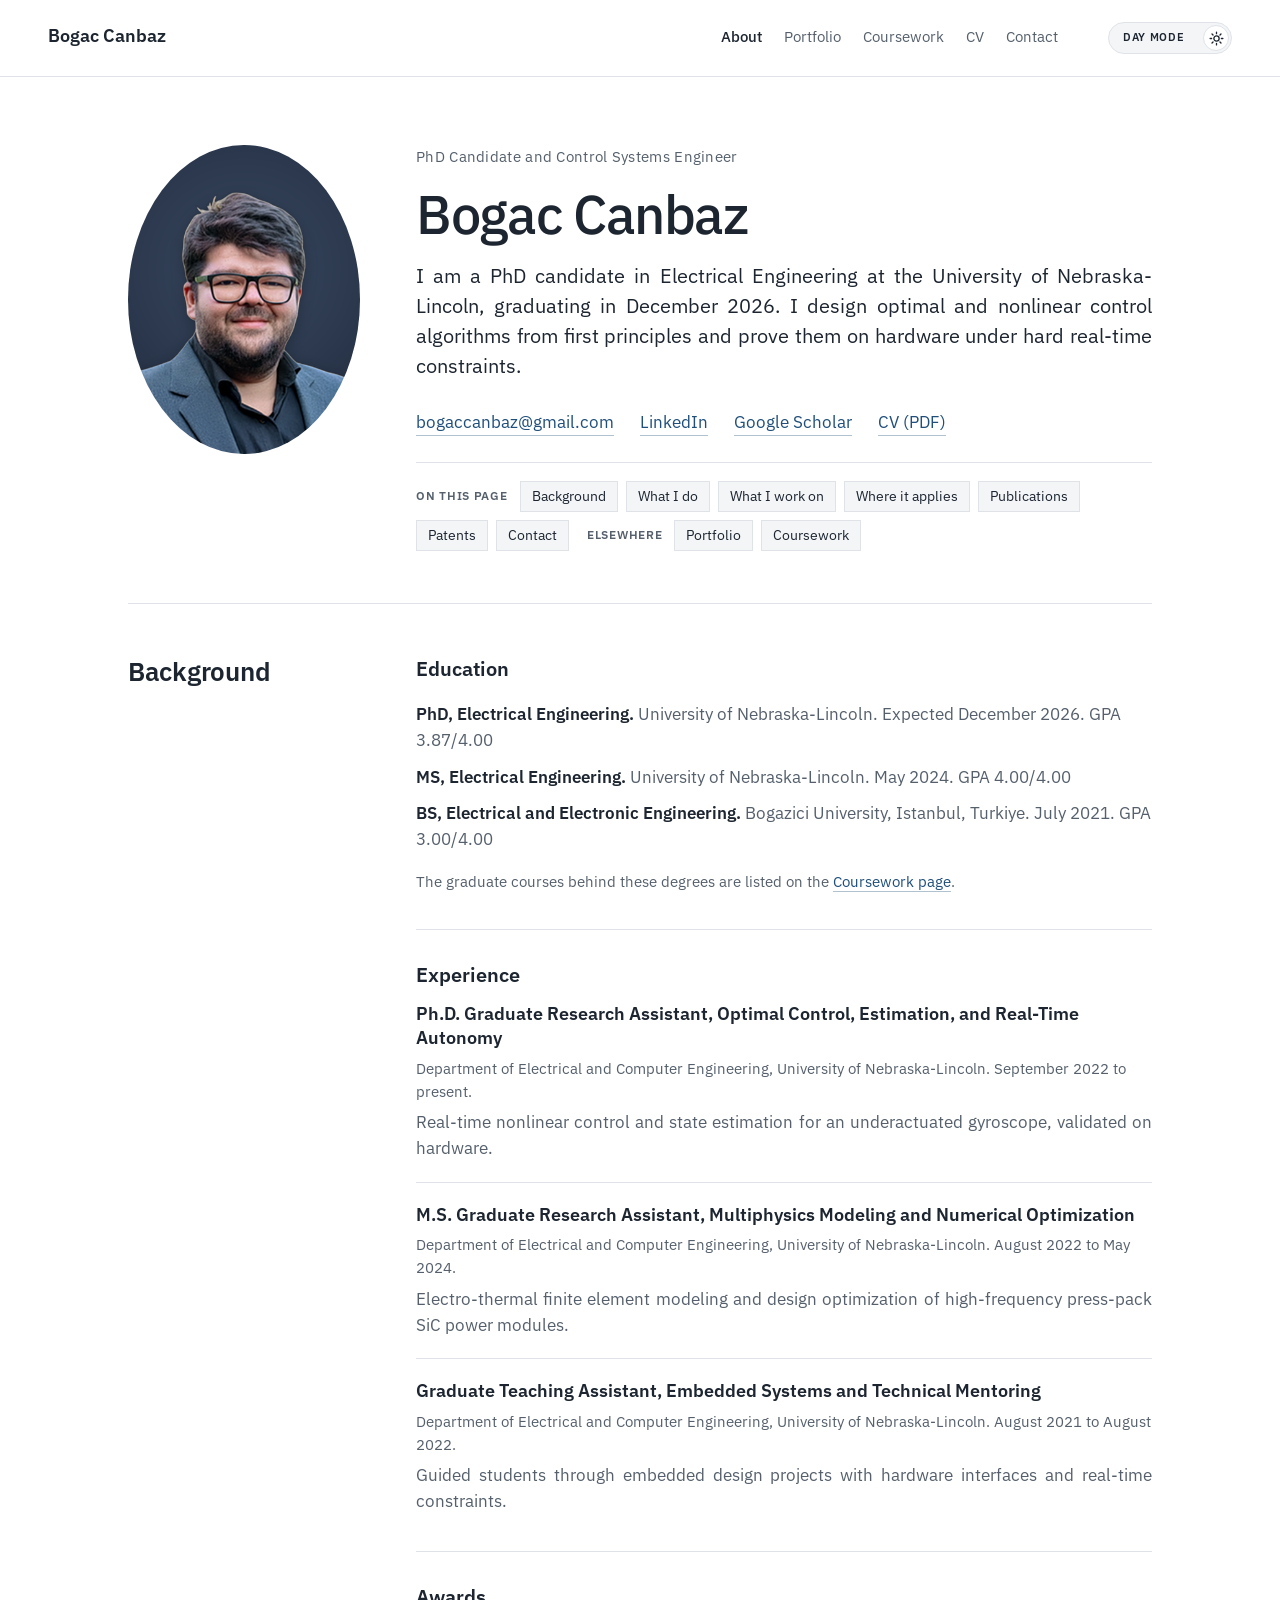
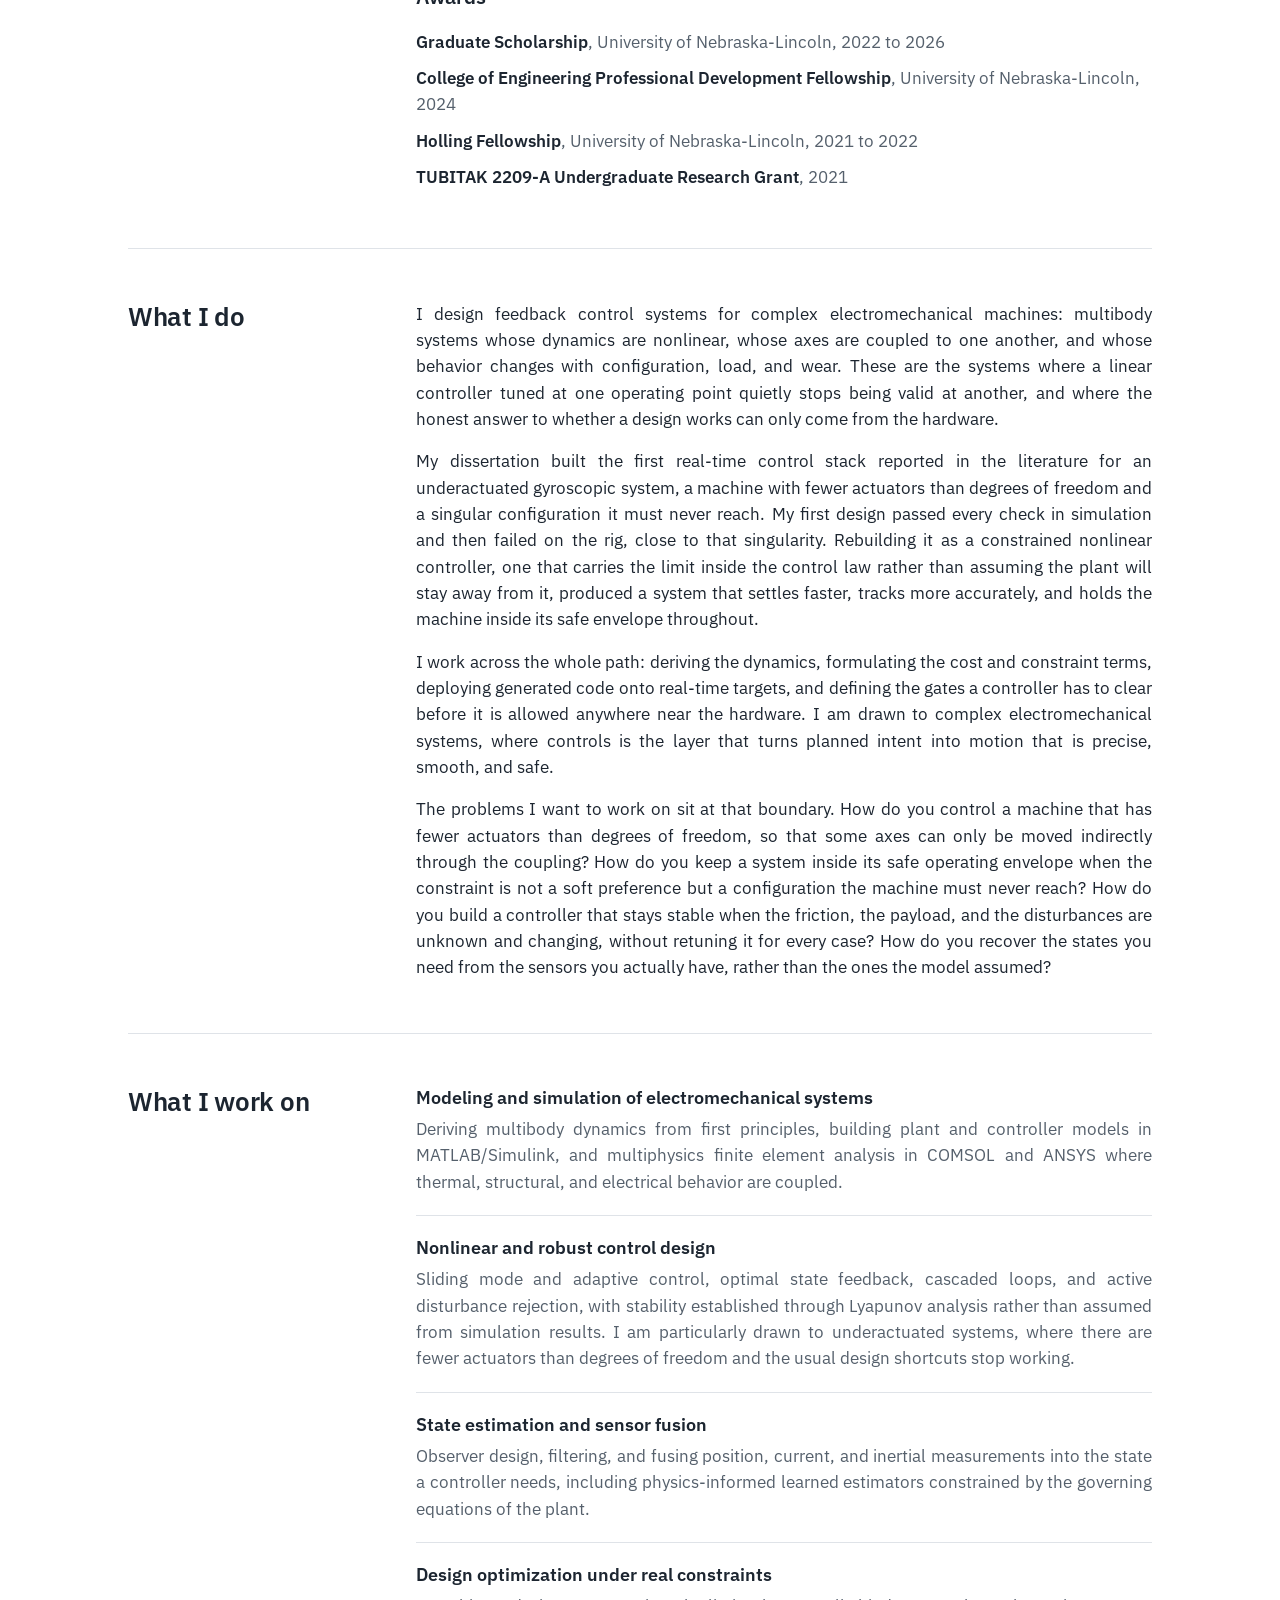
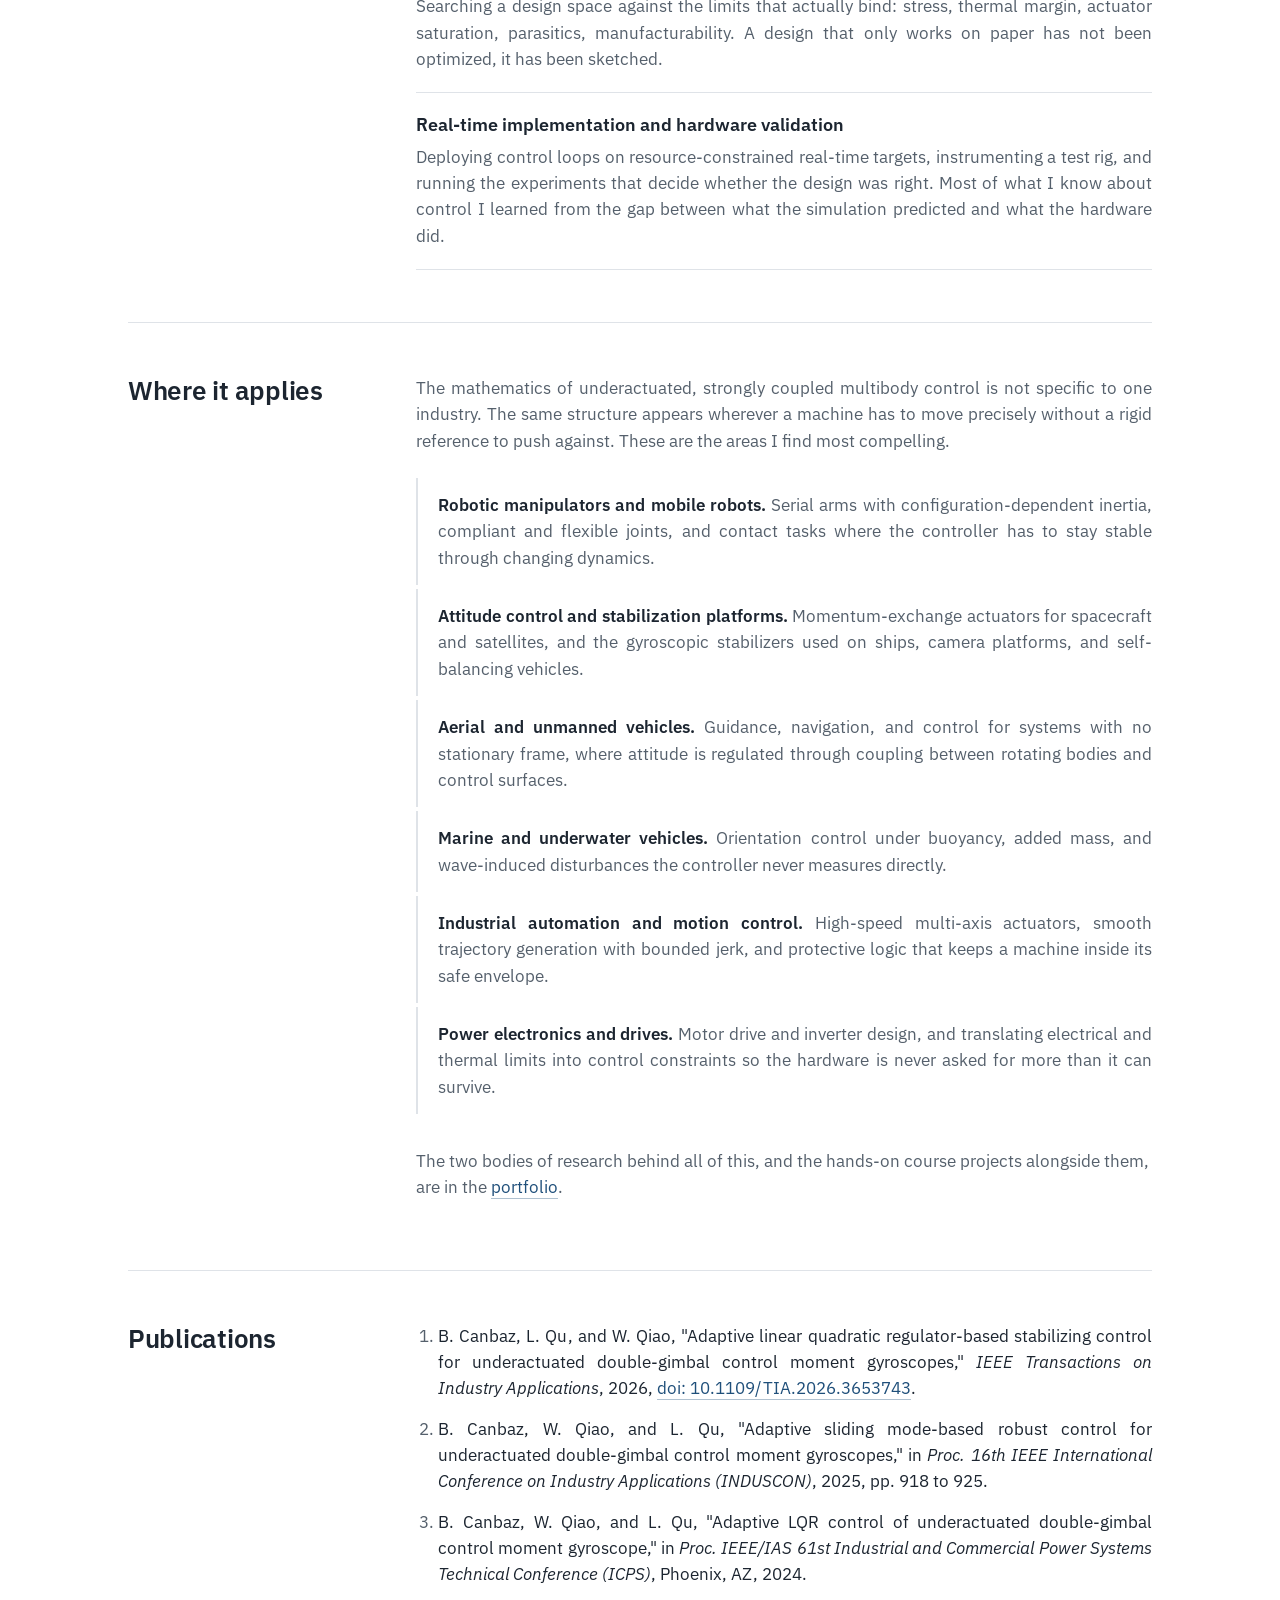
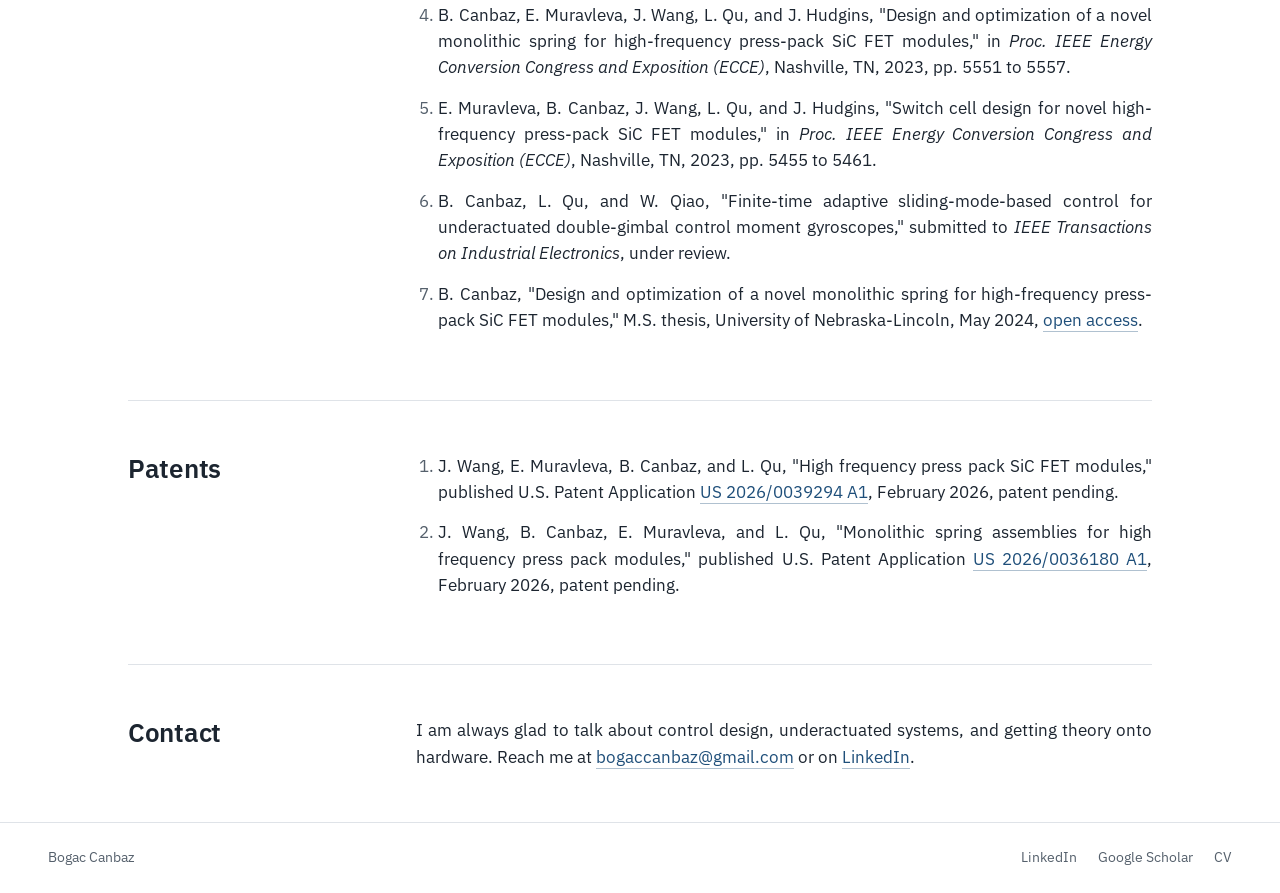
<file: index.html>
<!DOCTYPE html>
<html lang="en">
<head>
  <meta charset="utf-8">
  <meta name="viewport" content="width=device-width, initial-scale=1">
  <title>Bogac Canbaz | PhD Candidate and Control Systems Engineer</title>
  <meta name="description" content="PhD candidate and control systems engineer working on nonlinear, robust, and adaptive control of complex electromechanical systems, validated on hardware.">
  <meta property="og:title" content="Bogac Canbaz | PhD Candidate and Control Systems Engineer">
  <meta property="og:description" content="PhD candidate and control systems engineer working on nonlinear, robust, and adaptive control of complex electromechanical systems, validated on hardware.">
  <meta property="og:image" content="https://bogaccanbaz.com/assets/rig.jpeg">
  <meta property="og:url" content="https://bogaccanbaz.com/index.html">
  <meta property="og:type" content="website">
  <link rel="preconnect" href="https://fonts.googleapis.com">
  <link rel="preconnect" href="https://fonts.gstatic.com" crossorigin>
  <link href="https://fonts.googleapis.com/css2?family=IBM+Plex+Sans:ital,wght@0,400;0,500;0,600;1,400&display=swap" rel="stylesheet">
  <link rel="stylesheet" href="style.css?v=11">
  <script src="theme.js?v=2"></script>
  <!-- Cloudflare Web Analytics --><script type='module' src='https://static.cloudflareinsights.com/beacon.min.js' data-cf-beacon='{"token": "d59737863fb84b89897fe72d9e2c8856"}'></script><!-- End Cloudflare Web Analytics -->
</head>
<body>

<header class="site-header">
  <a class="wordmark" href="index.html">Bogac Canbaz</a>
  <nav aria-label="Site">
    <a href="index.html" aria-current="page">About</a>
    <a href="portfolio.html">Portfolio</a>
    <a href="coursework.html">Coursework</a>
    <a href="assets/CV_BogacCanbaz.pdf" target="_blank" rel="noopener">CV</a>
    <a href="index.html#contact">Contact</a>
  </nav>
</header>

<main id="top">

  <section class="intro">
    <figure class="portrait">
      <img src="assets/headshot.jpeg" alt="Bogac Canbaz">
    </figure>
    <div class="intro-text">
      <p class="eyebrow-role">PhD Candidate and Control Systems Engineer</p>
      <h1>Bogac Canbaz</h1>
      <p class="standfirst">
        I am a PhD candidate in Electrical Engineering at the University of Nebraska-Lincoln, graduating in December 2026.
        I design optimal and nonlinear control algorithms from first principles and prove them on hardware under hard real-time constraints.
      </p>
      <p class="links">
        <a href="mailto:bogaccanbaz@gmail.com">bogaccanbaz@gmail.com</a>
        <a href="https://www.linkedin.com/in/bogac-canbaz/">LinkedIn</a>
        <a href="https://scholar.google.com/citations?hl=en&amp;user=BVSwISgAAAAJ">Google Scholar</a>
        <a href="assets/CV_BogacCanbaz.pdf" target="_blank" rel="noopener">CV (PDF)</a>
      </p>
      <nav class="page-nav" aria-label="On this page">
        <span class="page-nav-label">On this page</span>
        <a href="#background">Background</a>
        <a href="#what-i-do">What I do</a>
        <a href="#work">What I work on</a>
        <a href="#applications">Where it applies</a>
        <a href="#publications">Publications</a>
        <a href="#patents">Patents</a>
        <a href="#contact">Contact</a>
        <span class="page-nav-label">Elsewhere</span>
        <a href="portfolio.html">Portfolio</a>
        <a href="coursework.html">Coursework</a>
      </nav>
    </div>
  </section>

  <section id="background" class="section section--background">
    <h2>Background</h2>

    <h3>Education</h3>
    <ul class="cv-list">
      <li><strong>PhD, Electrical Engineering.</strong> University of Nebraska-Lincoln. Expected December 2026. GPA 3.87/4.00</li>
      <li><strong>MS, Electrical Engineering.</strong> University of Nebraska-Lincoln. May 2024. GPA 4.00/4.00</li>
      <li><strong>BS, Electrical and Electronic Engineering.</strong> Bogazici University, Istanbul, Turkiye. July 2021. GPA 3.00/4.00</li>
    </ul>
    <p class="cv-note">The graduate courses behind these degrees are listed on the <a href="coursework.html">Coursework page</a>.</p>

    <h3>Experience</h3>
    <dl class="capabilities">

      <div>
        <dt>Ph.D. Graduate Research Assistant, Optimal Control, Estimation, and Real-Time Autonomy</dt>
        <dd class="project-meta">Department of Electrical and Computer Engineering, University of Nebraska-Lincoln. September 2022 to present.</dd>
        <dd>Real-time nonlinear control and state estimation for an underactuated gyroscope, validated on hardware.</dd>
      </div>

      <div>
        <dt>M.S. Graduate Research Assistant, Multiphysics Modeling and Numerical Optimization</dt>
        <dd class="project-meta">Department of Electrical and Computer Engineering, University of Nebraska-Lincoln. August 2022 to May 2024.</dd>
        <dd>Electro-thermal finite element modeling and design optimization of high-frequency press-pack SiC power modules.</dd>
      </div>

      <div>
        <dt>Graduate Teaching Assistant, Embedded Systems and Technical Mentoring</dt>
        <dd class="project-meta">Department of Electrical and Computer Engineering, University of Nebraska-Lincoln. August 2021 to August 2022.</dd>
        <dd>Guided students through embedded design projects with hardware interfaces and real-time constraints.</dd>
      </div>

    </dl>

    <h3>Awards</h3>
    <ul class="cv-list">
      <li><strong>Graduate Scholarship</strong>, University of Nebraska-Lincoln, 2022 to 2026</li>
      <li><strong>College of Engineering Professional Development Fellowship</strong>, University of Nebraska-Lincoln, 2024</li>
      <li><strong>Holling Fellowship</strong>, University of Nebraska-Lincoln, 2021 to 2022</li>
      <li><strong>TUBITAK 2209-A Undergraduate Research Grant</strong>, 2021</li>
    </ul>
  </section>

  <section id="what-i-do" class="section">
    <h2>What I do</h2>
    <div class="prose">
      <p>
        I design feedback control systems for complex electromechanical machines: multibody systems whose dynamics are nonlinear,
        whose axes are coupled to one another, and whose behavior changes with configuration, load, and wear.
        These are the systems where a linear controller tuned at one operating point quietly stops being valid at another,
        and where the honest answer to whether a design works can only come from the hardware.
      </p>
      <p>
        My dissertation built the first real-time control stack reported in the literature for an underactuated gyroscopic system,
        a machine with fewer actuators than degrees of freedom and a singular configuration it must never reach.
        My first design passed every check in simulation and then failed on the rig, close to that singularity.
        Rebuilding it as a constrained nonlinear controller, one that carries the limit inside the control law rather than
        assuming the plant will stay away from it, produced a system that settles faster, tracks more accurately,
        and holds the machine inside its safe envelope throughout.
      </p>
      <p>
        I work across the whole path: deriving the dynamics, formulating the cost and constraint terms, deploying generated code
        onto real-time targets, and defining the gates a controller has to clear before it is allowed anywhere near the hardware.
        I am drawn to complex electromechanical systems, where controls is the layer that turns planned intent into motion
        that is precise, smooth, and safe.
      </p>
      <p>
        The problems I want to work on sit at that boundary. How do you control a machine that has fewer actuators than degrees of freedom,
        so that some axes can only be moved indirectly through the coupling? How do you keep a system inside its safe operating envelope
        when the constraint is not a soft preference but a configuration the machine must never reach? How do you build a controller that stays stable
        when the friction, the payload, and the disturbances are unknown and changing, without retuning it for every case?
        How do you recover the states you need from the sensors you actually have, rather than the ones the model assumed?
      </p>
    </div>
  </section>

  <section id="work" class="section">
    <h2>What I work on</h2>
    <dl class="capabilities">

      <div>
        <dt>Modeling and simulation of electromechanical systems</dt>
        <dd>
          Deriving multibody dynamics from first principles, building plant and controller models in MATLAB/Simulink,
          and multiphysics finite element analysis in COMSOL and ANSYS where thermal, structural, and electrical behavior are coupled.
        </dd>
      </div>

      <div>
        <dt>Nonlinear and robust control design</dt>
        <dd>
          Sliding mode and adaptive control, optimal state feedback, cascaded loops, and active disturbance rejection,
          with stability established through Lyapunov analysis rather than assumed from simulation results.
          I am particularly drawn to underactuated systems, where there are fewer actuators than degrees of freedom and the usual design shortcuts stop working.
        </dd>
      </div>

      <div>
        <dt>State estimation and sensor fusion</dt>
        <dd>
          Observer design, filtering, and fusing position, current, and inertial measurements into the state a controller needs,
          including physics-informed learned estimators constrained by the governing equations of the plant.
        </dd>
      </div>

      <div>
        <dt>Design optimization under real constraints</dt>
        <dd>
          Searching a design space against the limits that actually bind: stress, thermal margin, actuator saturation, parasitics, manufacturability.
          A design that only works on paper has not been optimized, it has been sketched.
        </dd>
      </div>

      <div>
        <dt>Real-time implementation and hardware validation</dt>
        <dd>
          Deploying control loops on resource-constrained real-time targets, instrumenting a test rig, and running the experiments that decide whether the design was right.
          Most of what I know about control I learned from the gap between what the simulation predicted and what the hardware did.
        </dd>
      </div>

    </dl>
  </section>

  <section id="applications" class="section">
    <h2>Where it applies</h2>
    <p class="lede">
      The mathematics of underactuated, strongly coupled multibody control is not specific to one industry. The same structure appears wherever a machine has to move precisely
      without a rigid reference to push against. These are the areas I find most compelling.
    </p>
    <ul class="domains">
      <li><strong>Robotic manipulators and mobile robots.</strong> Serial arms with configuration-dependent inertia, compliant and flexible joints, and contact tasks where the controller has to stay stable through changing dynamics.</li>
      <li><strong>Attitude control and stabilization platforms.</strong> Momentum-exchange actuators for spacecraft and satellites, and the gyroscopic stabilizers used on ships, camera platforms, and self-balancing vehicles.</li>
      <li><strong>Aerial and unmanned vehicles.</strong> Guidance, navigation, and control for systems with no stationary frame, where attitude is regulated through coupling between rotating bodies and control surfaces.</li>
      <li><strong>Marine and underwater vehicles.</strong> Orientation control under buoyancy, added mass, and wave-induced disturbances the controller never measures directly.</li>
      <li><strong>Industrial automation and motion control.</strong> High-speed multi-axis actuators, smooth trajectory generation with bounded jerk, and protective logic that keeps a machine inside its safe envelope.</li>
      <li><strong>Power electronics and drives.</strong> Motor drive and inverter design, and translating electrical and thermal limits into control constraints so the hardware is never asked for more than it can survive.</li>
    </ul>
    <p class="next-inline">The two bodies of research behind all of this, and the hands-on course projects alongside them, are in the <a href="portfolio.html">portfolio</a>.</p>
  </section>



  <section id="publications" class="section">
    <h2>Publications</h2>
    <ol class="pubs">
      <li>B. Canbaz, L. Qu, and W. Qiao, "Adaptive linear quadratic regulator-based stabilizing control for underactuated double-gimbal control moment gyroscopes," <em>IEEE Transactions on Industry Applications</em>, 2026, <a href="https://doi.org/10.1109/TIA.2026.3653743">doi: 10.1109/TIA.2026.3653743</a>.</li>
      <li>B. Canbaz, W. Qiao, and L. Qu, "Adaptive sliding mode-based robust control for underactuated double-gimbal control moment gyroscopes," in <em>Proc. 16th IEEE International Conference on Industry Applications (INDUSCON)</em>, 2025, pp. 918 to 925.</li>
      <li>B. Canbaz, W. Qiao, and L. Qu, "Adaptive LQR control of underactuated double-gimbal control moment gyroscope," in <em>Proc. IEEE/IAS 61st Industrial and Commercial Power Systems Technical Conference (ICPS)</em>, Phoenix, AZ, 2024.</li>
      <li>B. Canbaz, E. Muravleva, J. Wang, L. Qu, and J. Hudgins, "Design and optimization of a novel monolithic spring for high-frequency press-pack SiC FET modules," in <em>Proc. IEEE Energy Conversion Congress and Exposition (ECCE)</em>, Nashville, TN, 2023, pp. 5551 to 5557.</li>
      <li>E. Muravleva, B. Canbaz, J. Wang, L. Qu, and J. Hudgins, "Switch cell design for novel high-frequency press-pack SiC FET modules," in <em>Proc. IEEE Energy Conversion Congress and Exposition (ECCE)</em>, Nashville, TN, 2023, pp. 5455 to 5461.</li>
      <li>B. Canbaz, L. Qu, and W. Qiao, "Finite-time adaptive sliding-mode-based control for underactuated double-gimbal control moment gyroscopes," submitted to <em>IEEE Transactions on Industrial Electronics</em>, under review.</li>
      <li>B. Canbaz, "Design and optimization of a novel monolithic spring for high-frequency press-pack SiC FET modules," M.S. thesis, University of Nebraska-Lincoln, May 2024, <a href="https://digitalcommons.unl.edu/elecengtheses/152" target="_blank" rel="noopener">open access</a>.</li>
    </ol>
  </section>

  <section id="patents" class="section">
    <h2>Patents</h2>
    <ol class="pubs">
      <li>J. Wang, E. Muravleva, B. Canbaz, and L. Qu, "High frequency press pack SiC FET modules," published U.S. Patent Application <a href="https://patents.google.com/patent/US20260039294A1/en">US 2026/0039294 A1</a>, February 2026, patent pending.</li>
      <li>J. Wang, B. Canbaz, E. Muravleva, and L. Qu, "Monolithic spring assemblies for high frequency press pack modules," published U.S. Patent Application <a href="https://patents.google.com/patent/US20260036180A1/en">US 2026/0036180 A1</a>, February 2026, patent pending.</li>
    </ol>
  </section>

  <section id="contact" class="section contact">
    <h2>Contact</h2>
    <p>
      I am always glad to talk about control design, underactuated systems, and getting theory onto hardware.
      Reach me at <a href="mailto:bogaccanbaz@gmail.com">bogaccanbaz@gmail.com</a> or on
      <a href="https://www.linkedin.com/in/bogac-canbaz/">LinkedIn</a>.
    </p>
  </section>

</main>

<footer class="site-footer">
  <span>Bogac Canbaz</span>
  <span><a href="https://www.linkedin.com/in/bogac-canbaz/">LinkedIn</a> <a href="https://scholar.google.com/citations?hl=en&amp;user=BVSwISgAAAAJ">Google Scholar</a> <a href="assets/CV_BogacCanbaz.pdf" target="_blank" rel="noopener">CV</a></span>
</footer>

</body>
</html>
</file>
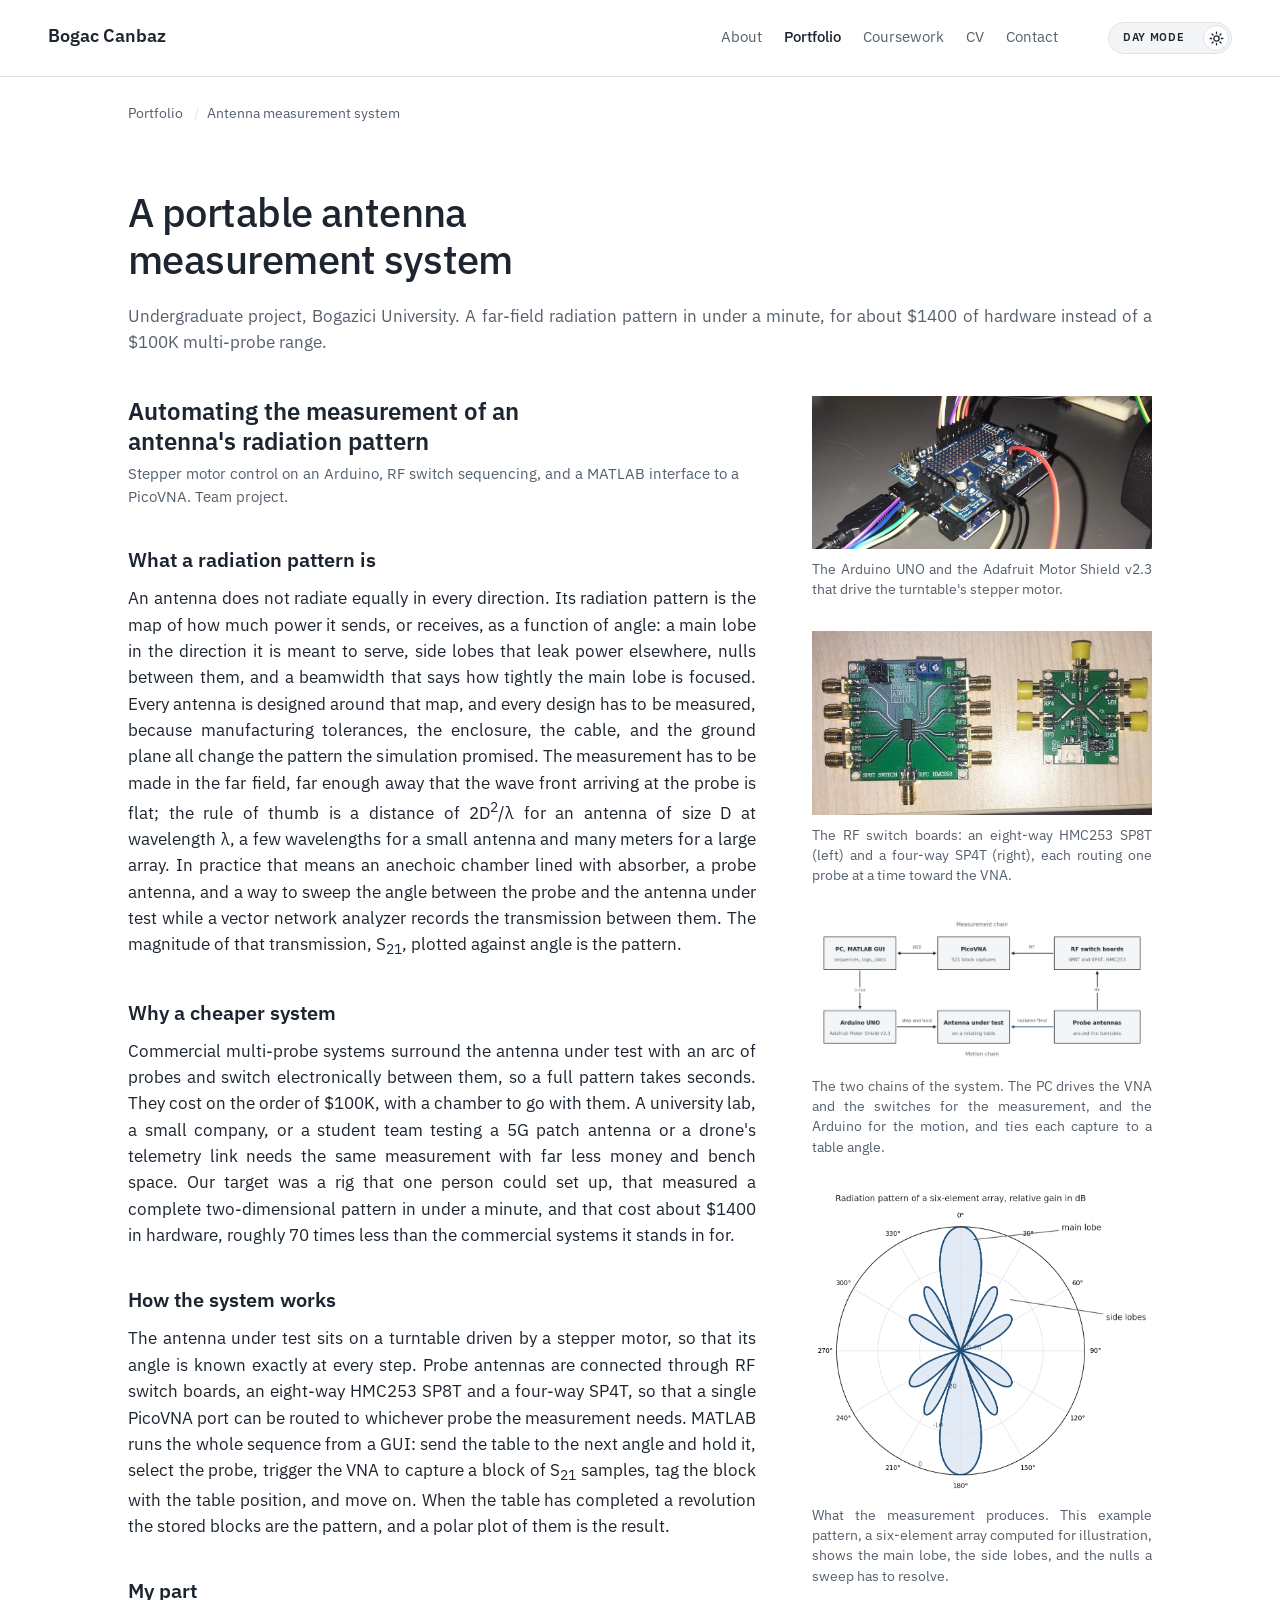
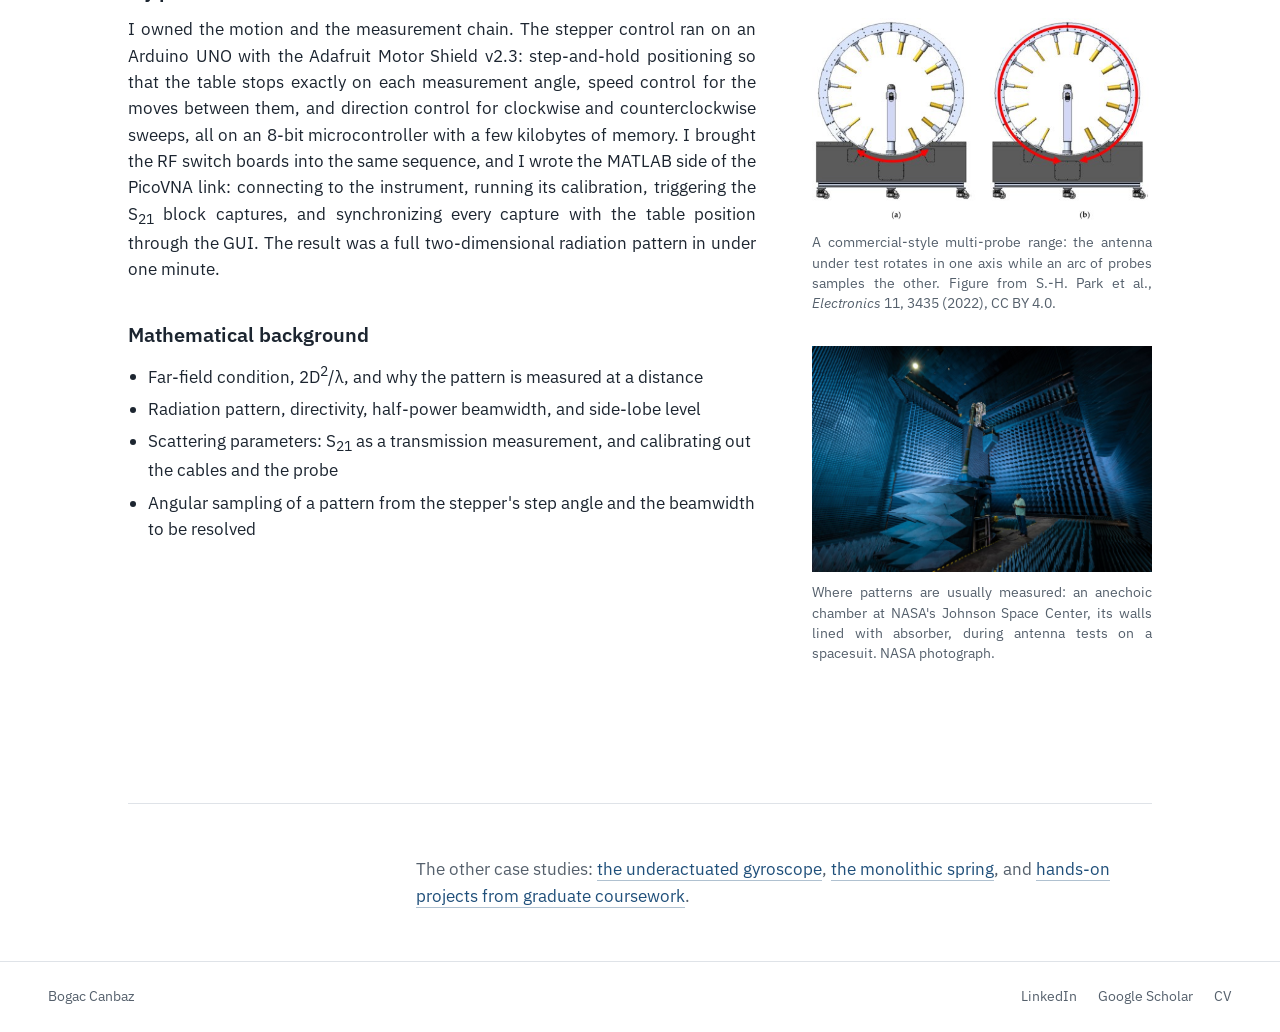
<file: antenna.html>
<!DOCTYPE html>
<html lang="en">
<head>
  <meta charset="utf-8">
  <meta name="viewport" content="width=device-width, initial-scale=1">
  <title>A portable antenna measurement system | Bogac Canbaz</title>
  <meta name="description" content="An undergraduate project at Bogazici University: automating far-field radiation pattern measurement with a stepper-driven turntable, RF switch boards, and a PicoVNA driven from MATLAB, for about $1400 of hardware.">
  <meta property="og:title" content="A portable antenna measurement system | Bogac Canbaz">
  <meta property="og:description" content="An undergraduate project at Bogazici University: automating far-field radiation pattern measurement with a stepper-driven turntable, RF switch boards, and a PicoVNA driven from MATLAB, for about $1400 of hardware.">
  <meta property="og:image" content="https://bogaccanbaz.com/assets/fig-antenna-arduino.jpg">
  <meta property="og:url" content="https://bogaccanbaz.com/antenna.html">
  <meta property="og:type" content="website">
  <link rel="preconnect" href="https://fonts.googleapis.com">
  <link rel="preconnect" href="https://fonts.gstatic.com" crossorigin>
  <link href="https://fonts.googleapis.com/css2?family=IBM+Plex+Sans:ital,wght@0,400;0,500;0,600;1,400&display=swap" rel="stylesheet">
  <link rel="stylesheet" href="style.css?v=11">
  <script src="theme.js?v=2"></script>
  <!-- Cloudflare Web Analytics --><script type='module' src='https://static.cloudflareinsights.com/beacon.min.js' data-cf-beacon='{"token": "d59737863fb84b89897fe72d9e2c8856"}'></script><!-- End Cloudflare Web Analytics -->
</head>
<body>

<header class="site-header">
  <a class="wordmark" href="index.html">Bogac Canbaz</a>
  <nav aria-label="Site">
    <a href="index.html">About</a>
    <a href="portfolio.html" aria-current="page">Portfolio</a>
    <a href="coursework.html">Coursework</a>
    <a href="assets/CV_BogacCanbaz.pdf" target="_blank" rel="noopener">CV</a>
    <a href="index.html#contact">Contact</a>
  </nav>
</header>

<main id="top">

  <nav class="crumb" aria-label="Breadcrumb"><a href="portfolio.html">Portfolio</a> <span>Antenna measurement system</span></nav>

  <section class="page-head">
    <h1>A portable antenna measurement system</h1>
    <p class="lede">Undergraduate project, Bogazici University. A far-field radiation pattern in under a minute, for about $1400 of hardware instead of a $100K multi-probe range.</p>
  </section>

  <section class="section section--flush">
<article class="project">
      <div class="project-text">
        <h2 class="proj-h">Automating the measurement of an antenna's radiation pattern</h2>
        <p class="project-meta">Stepper motor control on an Arduino, RF switch sequencing, and a MATLAB interface to a PicoVNA. Team project.</p>

        <h4>What a radiation pattern is</h4>
        <p>
          An antenna does not radiate equally in every direction. Its radiation pattern is the map of how much power it sends, or receives, as a function of angle: a main
          lobe in the direction it is meant to serve, side lobes that leak power elsewhere, nulls between them, and a beamwidth that says how tightly the main lobe is focused.
          Every antenna is designed around that map, and every design has to be measured, because manufacturing tolerances, the enclosure, the cable, and the ground plane all
          change the pattern the simulation promised. The measurement has to be made in the far field, far enough away that the wave front arriving at the probe is flat; the
          rule of thumb is a distance of 2D<sup>2</sup>/λ for an antenna of size D at wavelength λ, a few wavelengths for a small antenna and many meters for a large array.
          In practice that means an anechoic chamber lined with absorber, a probe antenna, and a way to sweep the angle between the probe and the antenna under test while a
          vector network analyzer records the transmission between them. The magnitude of that transmission, S<sub>21</sub>, plotted against angle is the pattern.
        </p>

        <h4>Why a cheaper system</h4>
        <p>
          Commercial multi-probe systems surround the antenna under test with an arc of probes and switch electronically between them, so a full pattern takes seconds. They
          cost on the order of $100K, with a chamber to go with them. A university lab, a small company, or a student team testing a 5G patch antenna or a drone's telemetry
          link needs the same measurement with far less money and bench space. Our target was a rig that one person could set up, that measured a complete two-dimensional
          pattern in under a minute, and that cost about $1400 in hardware, roughly 70 times less than the commercial systems it stands in for.
        </p>

        <h4>How the system works</h4>
        <p>
          The antenna under test sits on a turntable driven by a stepper motor, so that its angle is known exactly at every step. Probe antennas are connected through RF
          switch boards, an eight-way HMC253 SP8T and a four-way SP4T, so that a single PicoVNA port can be routed to whichever probe the measurement needs. MATLAB runs the
          whole sequence from a GUI: send the table to the next angle and hold it, select the probe, trigger the VNA to capture a block of S<sub>21</sub> samples, tag the block
          with the table position, and move on. When the table has completed a revolution the stored blocks are the pattern, and a polar plot of them is the result.
        </p>

        <h4>My part</h4>
        <p>
          I owned the motion and the measurement chain. The stepper control ran on an Arduino UNO with the Adafruit Motor Shield v2.3: step-and-hold positioning so that the table
          stops exactly on each measurement angle, speed control for the moves between them, and direction control for clockwise and counterclockwise sweeps, all on an
          8-bit microcontroller with a few kilobytes of memory. I brought the RF switch boards into the same sequence, and I wrote the MATLAB side of the PicoVNA link:
          connecting to the instrument, running its calibration, triggering the S<sub>21</sub> block captures, and synchronizing every capture with the table position through
          the GUI. The result was a full two-dimensional radiation pattern in under one minute.
        </p>

        <h4>Mathematical background</h4>
        <ul class="math">
          <li>Far-field condition, 2D<sup>2</sup>/λ, and why the pattern is measured at a distance</li>
          <li>Radiation pattern, directivity, half-power beamwidth, and side-lobe level</li>
          <li>Scattering parameters: S<sub>21</sub> as a transmission measurement, and calibrating out the cables and the probe</li>
          <li>Angular sampling of a pattern from the stepper's step angle and the beamwidth to be resolved</li>
        </ul>
      </div>

      <div class="project-figures">
        <figure>
          <img src="assets/fig-antenna-arduino.jpg" alt="An Arduino UNO with an Adafruit Motor Shield v2.3 stacked on top, wired to a stepper motor and a USB cable" onerror="this.parentElement.style.display='none'">
          <figcaption>The Arduino UNO and the Adafruit Motor Shield v2.3 that drive the turntable's stepper motor.</figcaption>
        </figure>
        <figure>
          <img src="assets/fig-antenna-switches.jpg" alt="Two green RF switch boards with SMA connectors: an eight-port HMC253 SP8T board on the left and a four-port SP4T board on the right" onerror="this.parentElement.style.display='none'">
          <figcaption>The RF switch boards: an eight-way HMC253 SP8T (left) and a four-way SP4T (right), each routing one probe at a time toward the VNA.</figcaption>
        </figure>
        <figure>
          <img src="assets/fig-antenna-system.png" alt="Block diagram with a measurement chain, PC to PicoVNA to RF switch boards to probe antennas, and a motion chain, PC to Arduino to the antenna under test on a rotating table" onerror="this.parentElement.style.display='none'">
          <figcaption>The two chains of the system. The PC drives the VNA and the switches for the measurement, and the Arduino for the motion, and ties each capture to a table angle.</figcaption>
        </figure>
        <figure>
          <img src="assets/fig-antenna-pattern.png" alt="Polar plot of a radiation pattern with a main lobe at the top, several side lobes, and nulls between them, in decibels" onerror="this.parentElement.style.display='none'">
          <figcaption>What the measurement produces. This example pattern, a six-element array computed for illustration, shows the main lobe, the side lobes, and the nulls a sweep has to resolve.</figcaption>
        </figure>
        <figure>
          <img src="assets/fig-antenna-multiprobe.jpg" alt="Drawing of a multi-probe antenna measurement system: an antenna under test on a mast inside a ring of probe antennas, with arrows showing the rotation" onerror="this.parentElement.style.display='none'">
          <figcaption>A commercial-style multi-probe range: the antenna under test rotates in one axis while an arc of probes samples the other. Figure from S.-H. Park et al., <em>Electronics</em> 11, 3435 (2022), CC BY 4.0.</figcaption>
        </figure>
        <figure>
          <img src="assets/fig-antenna-chamber.jpg" alt="A spacesuit test article standing in an anechoic chamber whose walls and floor are covered with blue foam absorber pyramids, with an engineer beside it" onerror="this.parentElement.style.display='none'">
          <figcaption>Where patterns are usually measured: an anechoic chamber at NASA's Johnson Space Center, its walls lined with absorber, during antenna tests on a spacesuit. NASA photograph.</figcaption>
        </figure>
      </div>
    </article>
  </section>

  <section class="section next">
    <p>The other case studies: <a href="gyroscope.html">the underactuated gyroscope</a>, <a href="monolithic-spring.html">the monolithic spring</a>, and <a href="coursework-projects.html">hands-on projects from graduate coursework</a>.</p>
  </section>

</main>

<footer class="site-footer">
  <span>Bogac Canbaz</span>
  <span><a href="https://www.linkedin.com/in/bogac-canbaz/">LinkedIn</a> <a href="https://scholar.google.com/citations?hl=en&amp;user=BVSwISgAAAAJ">Google Scholar</a> <a href="assets/CV_BogacCanbaz.pdf" target="_blank" rel="noopener">CV</a></span>
</footer>

</body>
</html>
</file>
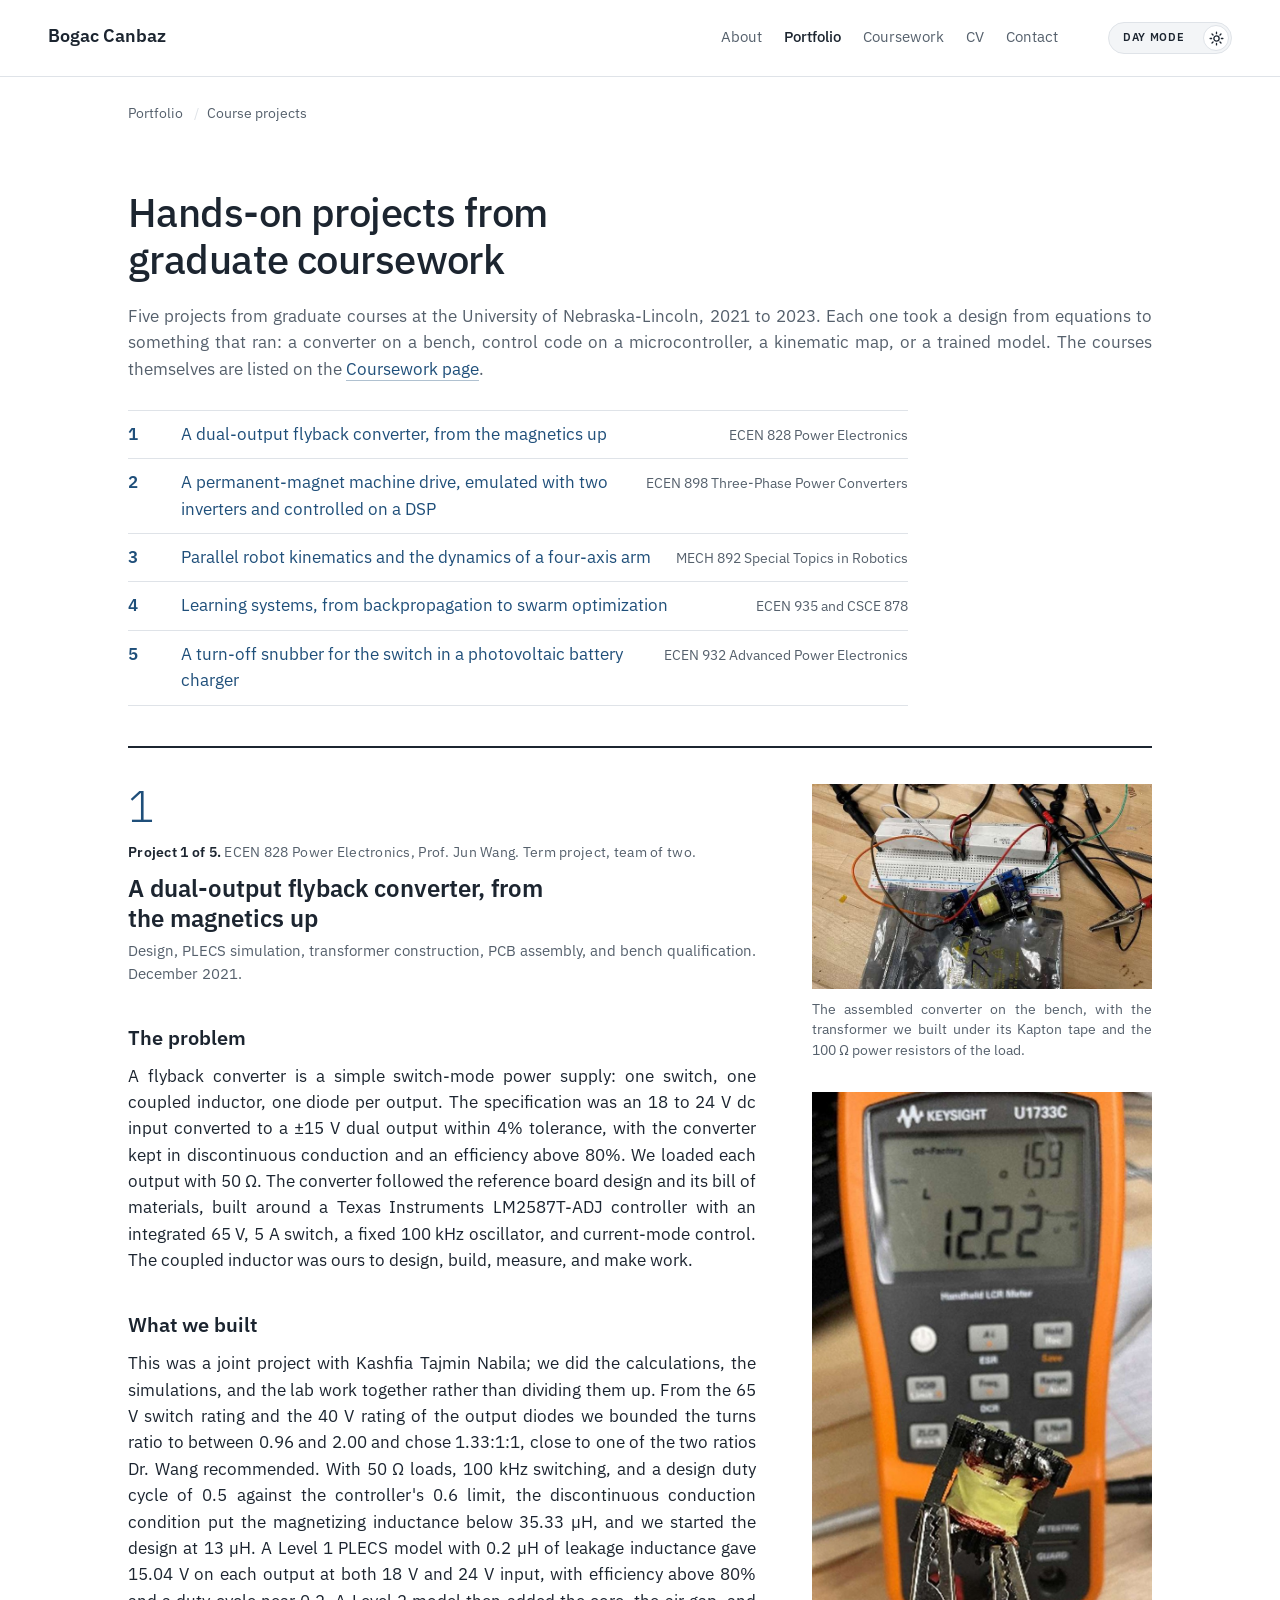
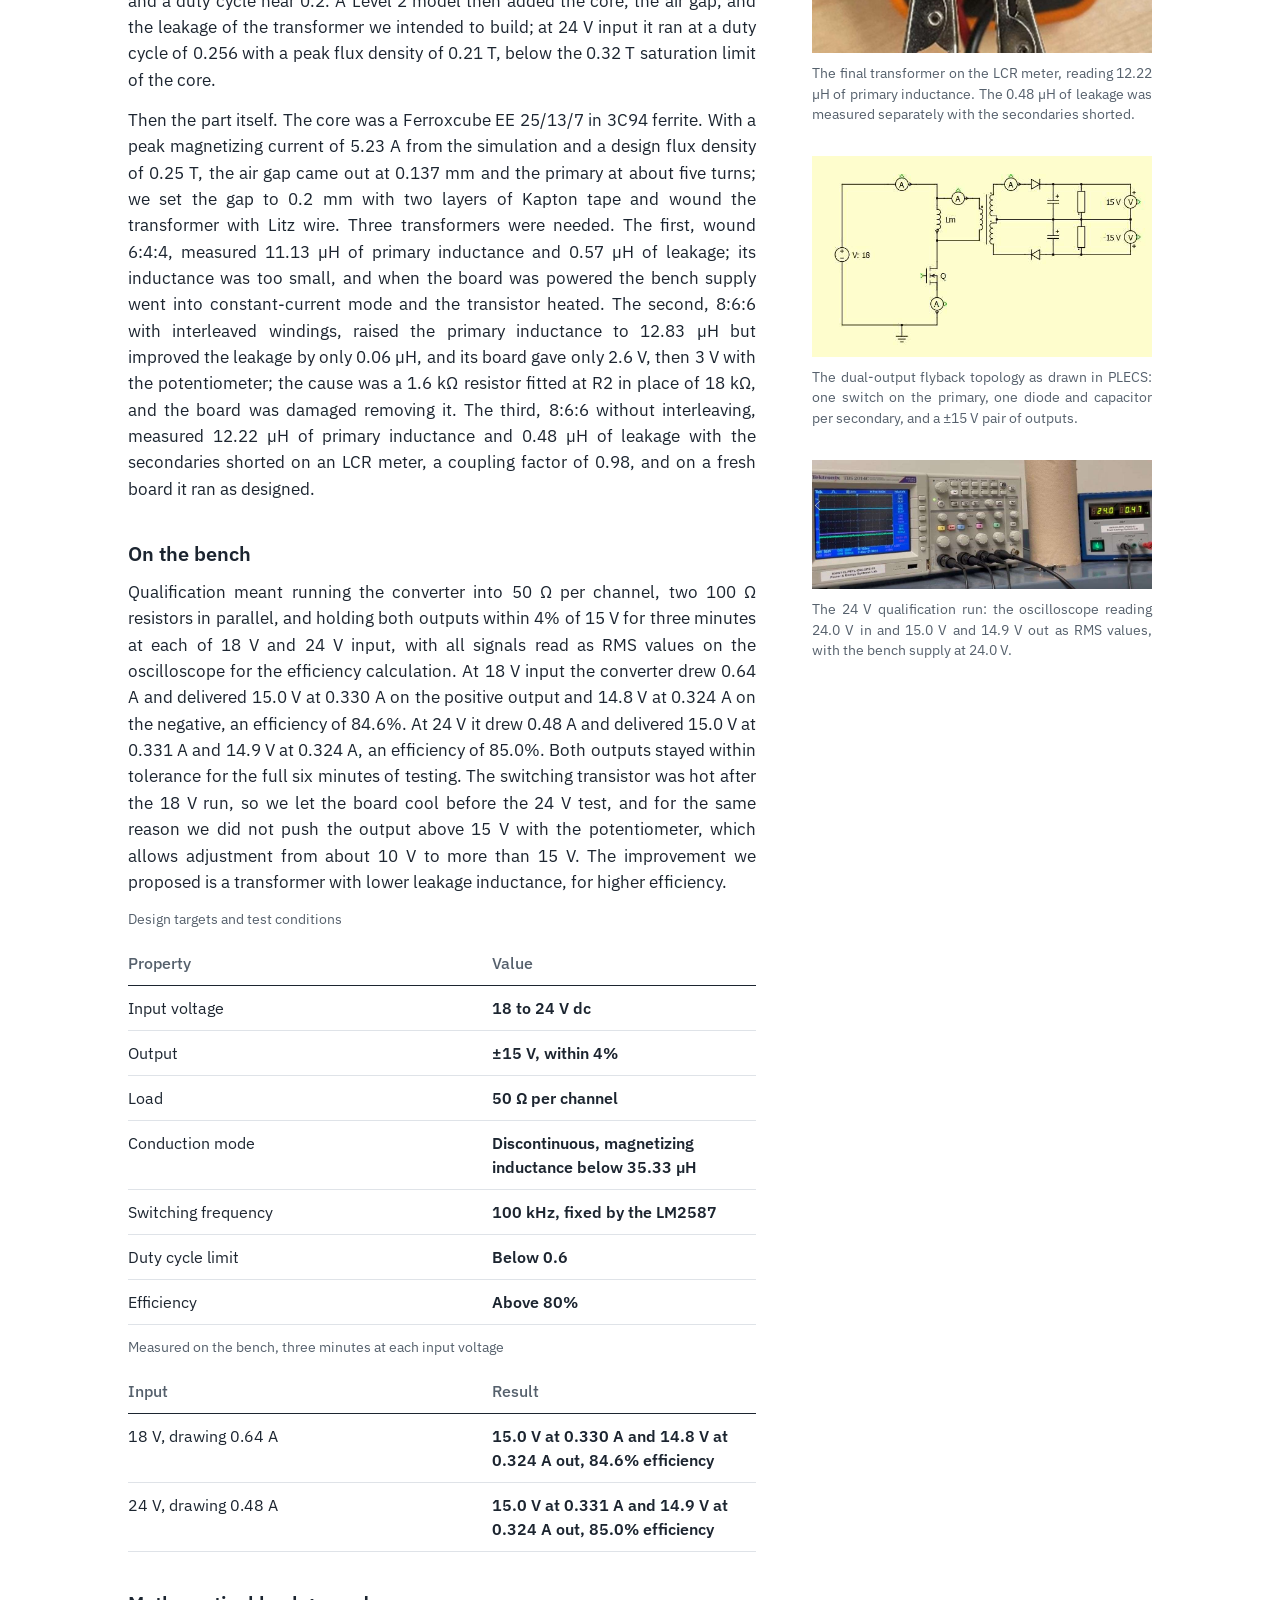
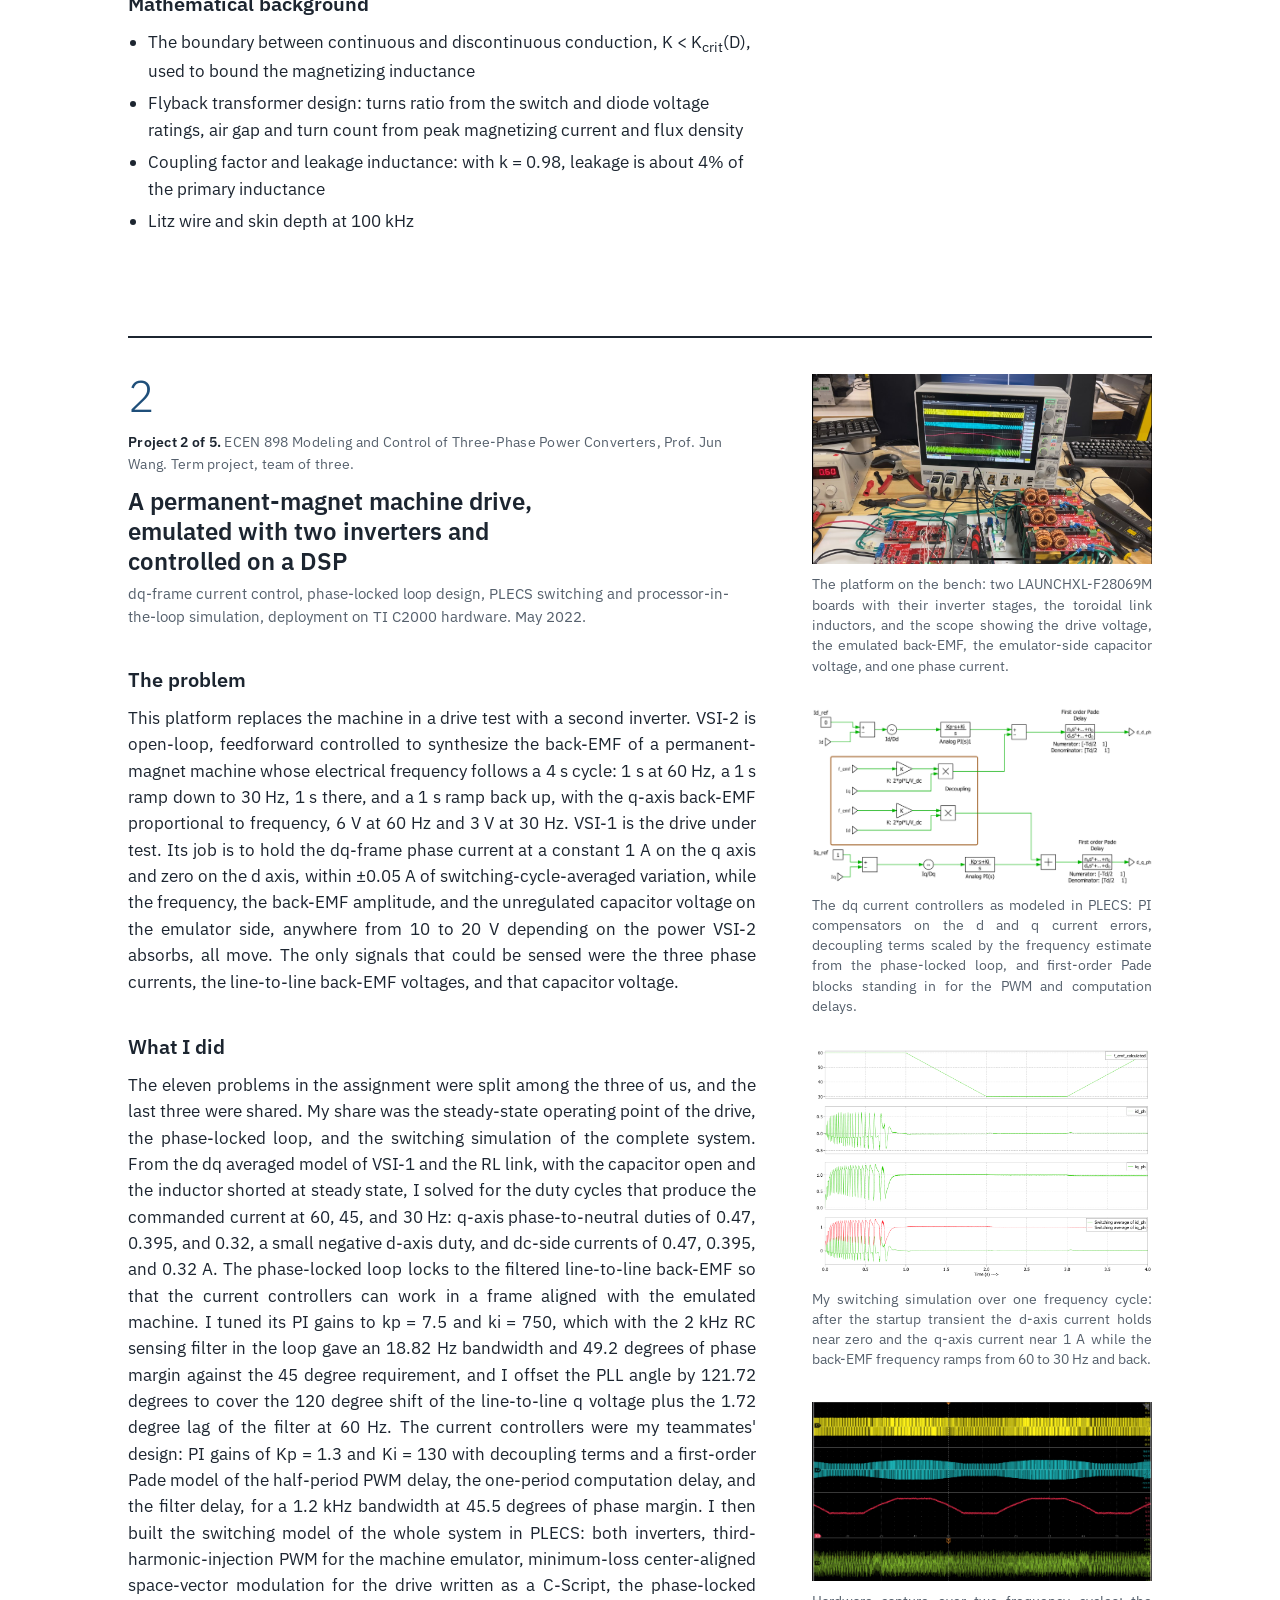
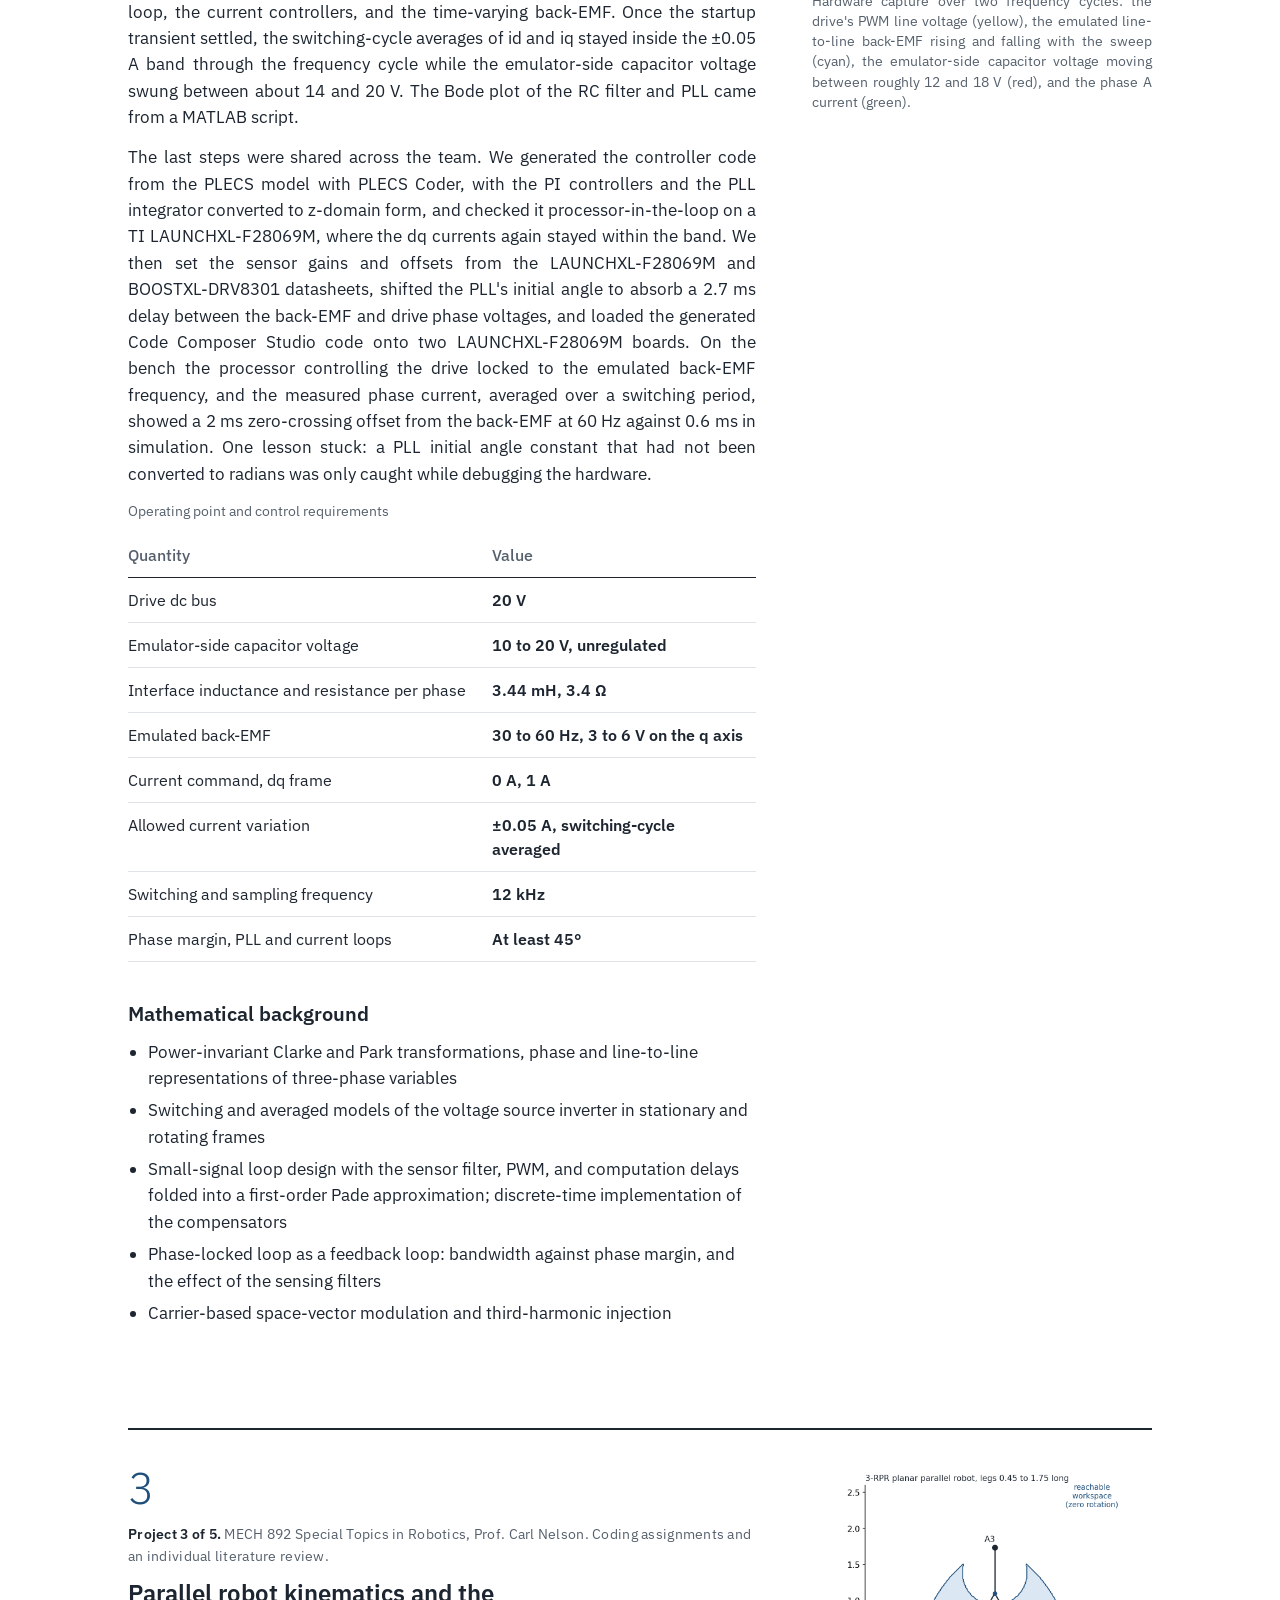
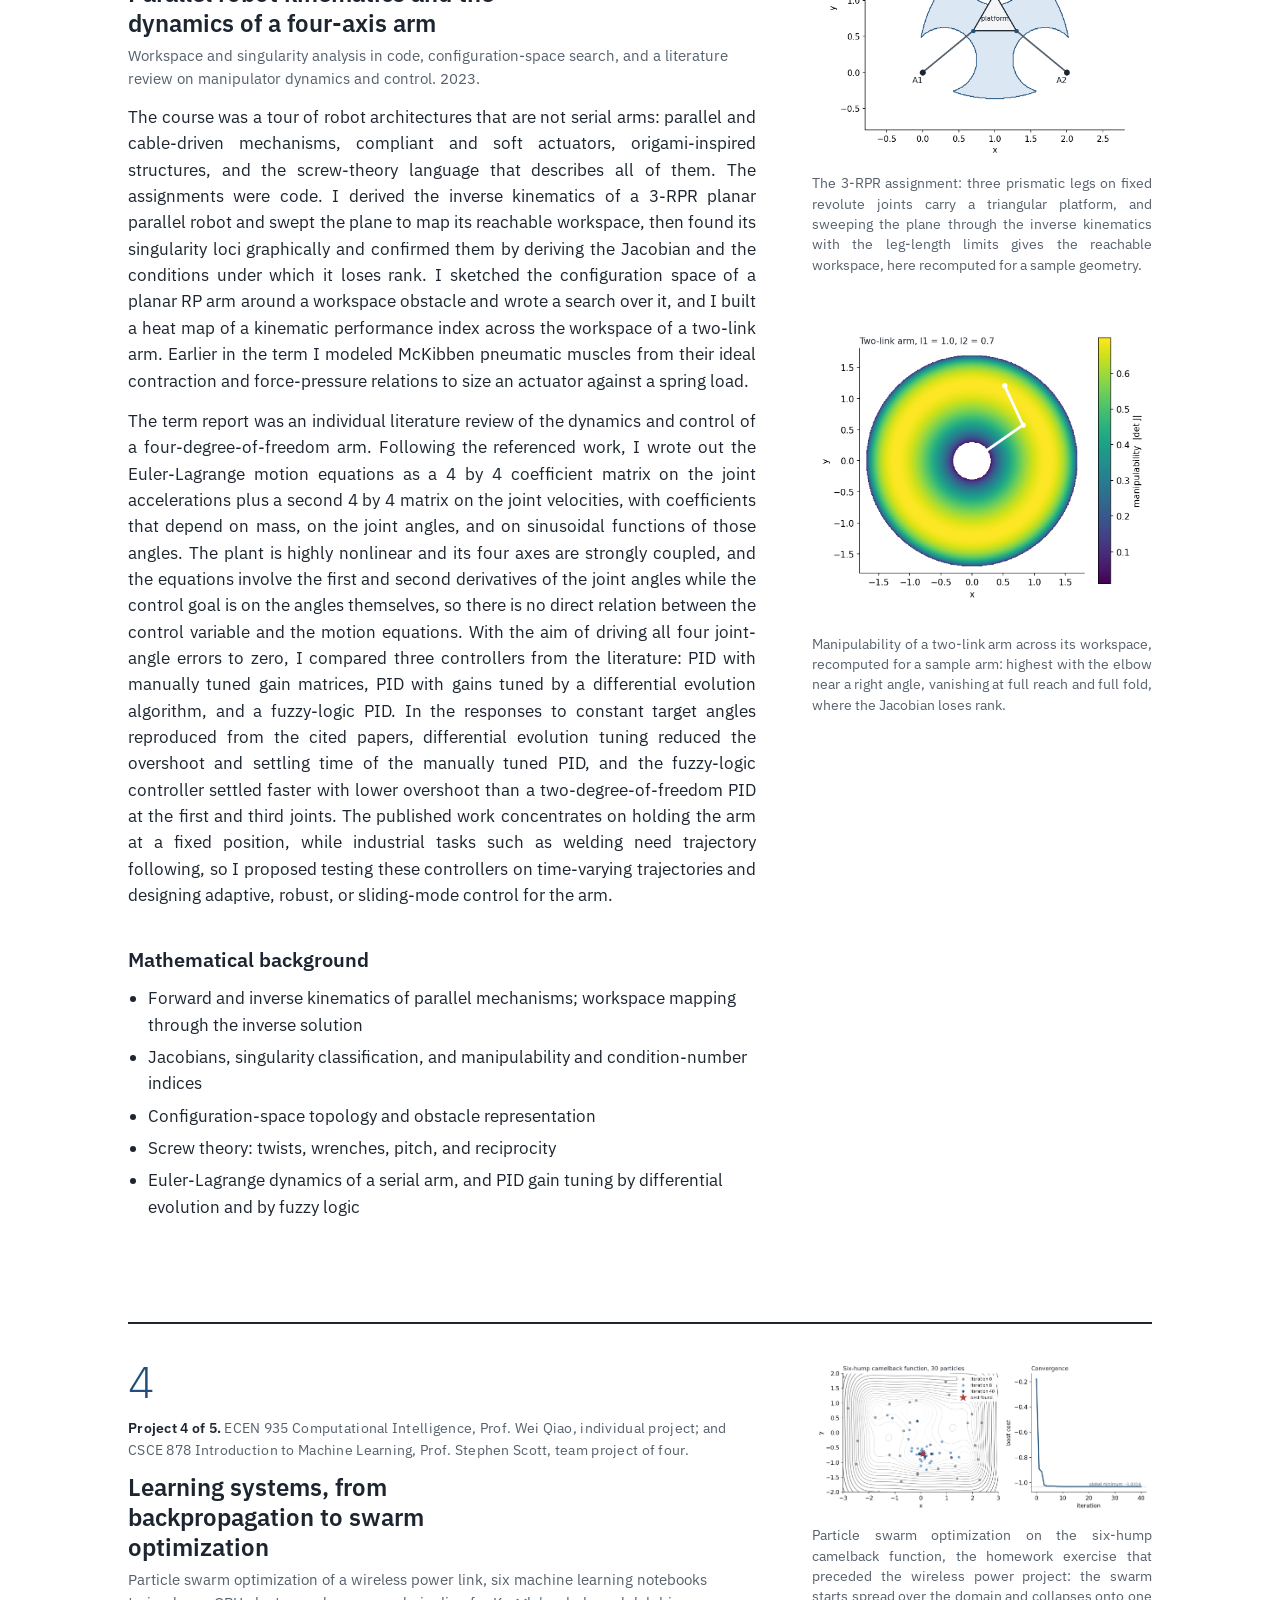
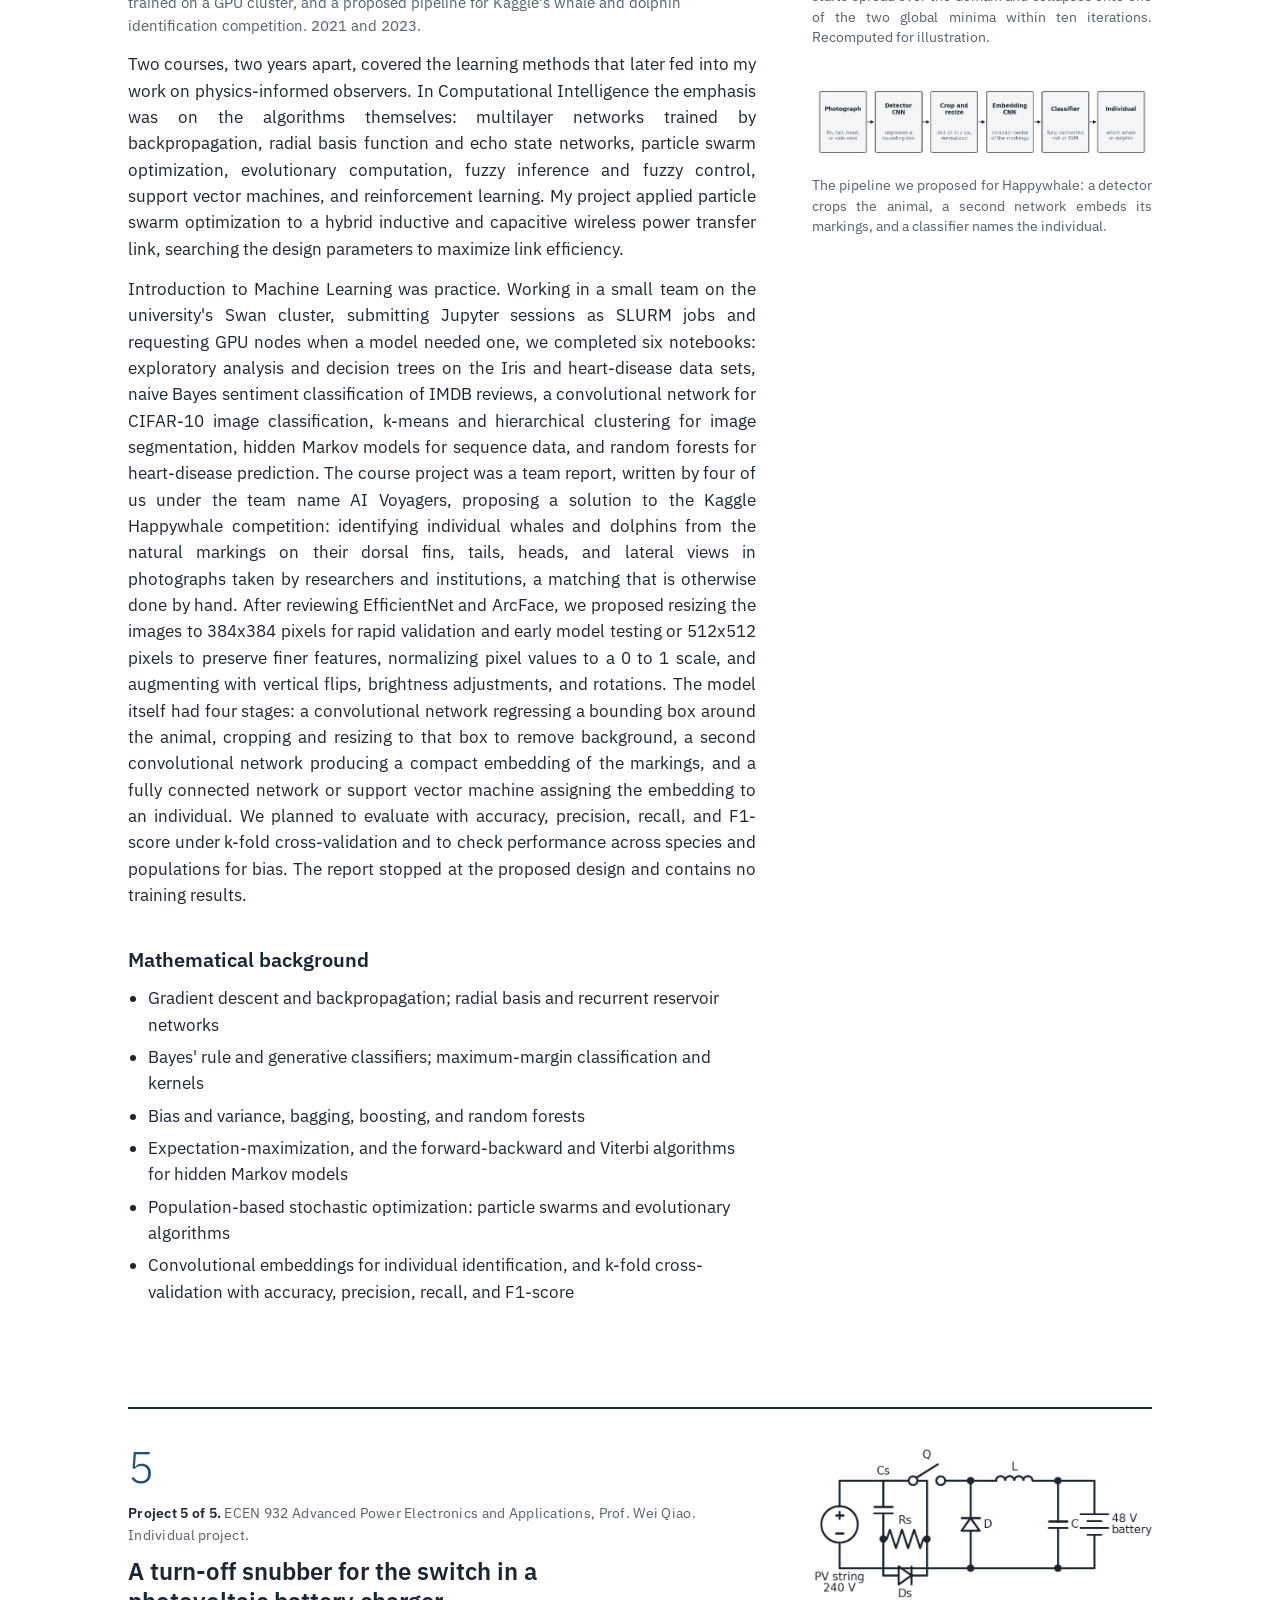
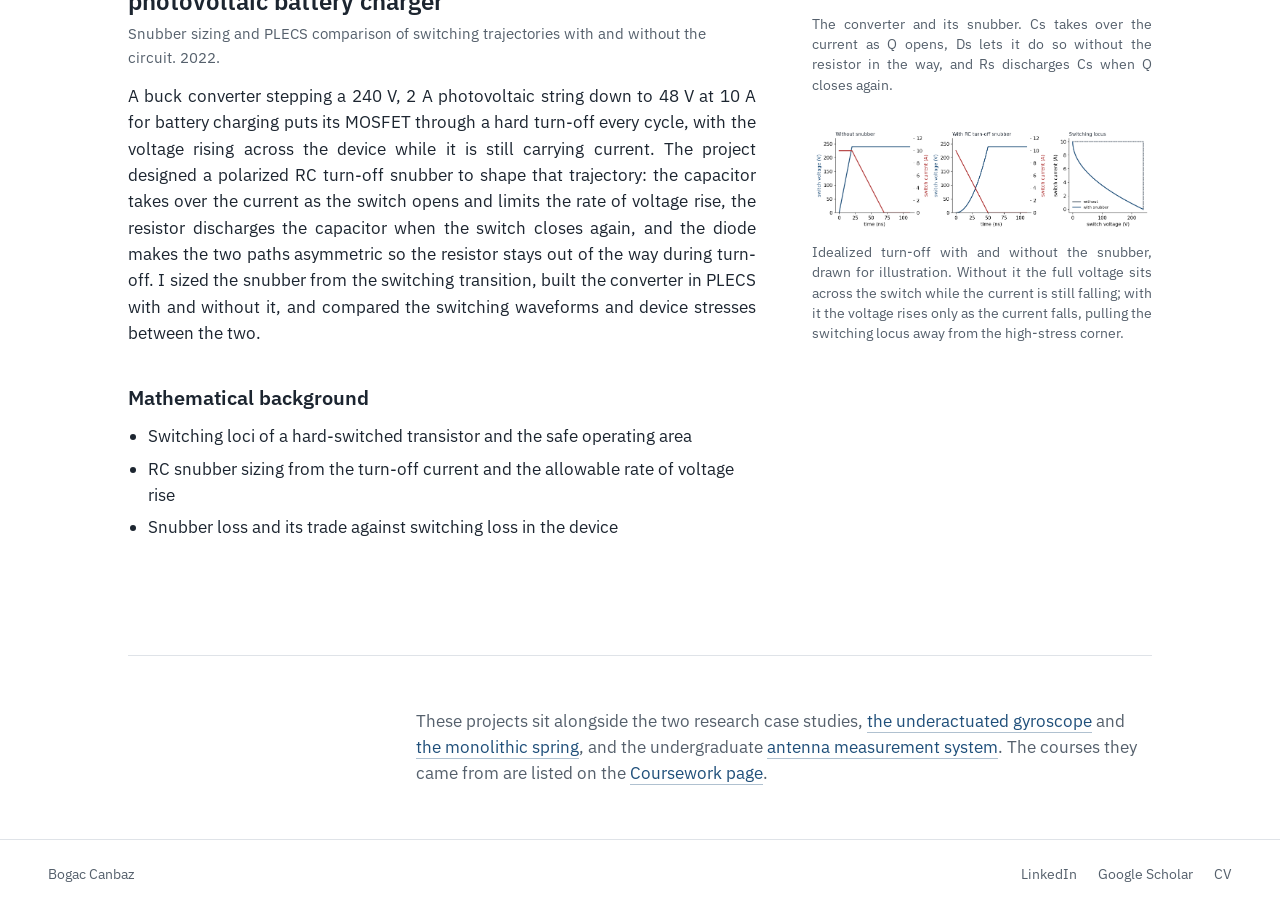
<file: coursework-projects.html>
<!DOCTYPE html>
<html lang="en">
<head>
  <meta charset="utf-8">
  <meta name="viewport" content="width=device-width, initial-scale=1">
  <title>Hands-on projects from graduate coursework | Bogac Canbaz</title>
  <meta name="description" content="Five graduate course projects carried from equations to working artifacts: a flyback converter built and qualified on the bench, a permanent-magnet drive emulated with two inverters on TI DSPs, parallel-robot kinematics, machine learning notebooks and swarm optimization, and a turn-off snubber design.">
  <meta property="og:title" content="Hands-on projects from graduate coursework | Bogac Canbaz">
  <meta property="og:description" content="Five graduate course projects carried from equations to working artifacts: a flyback converter built and qualified on the bench, a permanent-magnet drive emulated with two inverters on TI DSPs, parallel-robot kinematics, machine learning notebooks and swarm optimization, and a turn-off snubber design.">
  <meta property="og:image" content="https://bogaccanbaz.com/assets/fig-flyback-prototype.jpg">
  <meta property="og:url" content="https://bogaccanbaz.com/coursework-projects.html">
  <meta property="og:type" content="website">
  <link rel="preconnect" href="https://fonts.googleapis.com">
  <link rel="preconnect" href="https://fonts.gstatic.com" crossorigin>
  <link href="https://fonts.googleapis.com/css2?family=IBM+Plex+Sans:ital,wght@0,400;0,500;0,600;1,400&display=swap" rel="stylesheet">
  <link rel="stylesheet" href="style.css?v=11">
  <script src="theme.js?v=2"></script>
  <!-- Cloudflare Web Analytics --><script type='module' src='https://static.cloudflareinsights.com/beacon.min.js' data-cf-beacon='{"token": "d59737863fb84b89897fe72d9e2c8856"}'></script><!-- End Cloudflare Web Analytics -->
</head>
<body>

<header class="site-header">
  <a class="wordmark" href="index.html">Bogac Canbaz</a>
  <nav aria-label="Site">
    <a href="index.html">About</a>
    <a href="portfolio.html" aria-current="page">Portfolio</a>
    <a href="coursework.html">Coursework</a>
    <a href="assets/CV_BogacCanbaz.pdf" target="_blank" rel="noopener">CV</a>
    <a href="index.html#contact">Contact</a>
  </nav>
</header>

<main id="top">

  <nav class="crumb" aria-label="Breadcrumb"><a href="portfolio.html">Portfolio</a> <span>Course projects</span></nav>

  <section class="page-head">
    <h1>Hands-on projects from graduate coursework</h1>
    <p class="lede">
      Five projects from graduate courses at the University of Nebraska-Lincoln, 2021 to 2023.
      Each one took a design from equations to something that ran: a converter on a bench, control code on a microcontroller,
      a kinematic map, or a trained model. The courses themselves are listed on the <a href="coursework.html">Coursework page</a>.
    </p>
    <ol class="contents" aria-label="Projects on this page">
      <li><a href="#flyback">A dual-output flyback converter, from the magnetics up</a><span>ECEN 828 Power Electronics</span></li>
      <li><a href="#pm-drive">A permanent-magnet machine drive, emulated with two inverters and controlled on a DSP</a><span>ECEN 898 Three-Phase Power Converters</span></li>
      <li><a href="#robotics">Parallel robot kinematics and the dynamics of a four-axis arm</a><span>MECH 892 Special Topics in Robotics</span></li>
      <li><a href="#learning">Learning systems, from backpropagation to swarm optimization</a><span>ECEN 935 and CSCE 878</span></li>
      <li><a href="#snubber">A turn-off snubber for the switch in a photovoltaic battery charger</a><span>ECEN 932 Advanced Power Electronics</span></li>
    </ol>
  </section>

  <section class="section section--flush">

    <!-- 1. Flyback converter -->
    <article class="project project--numbered" id="flyback">
      <div class="project-text">
        <p class="proj-index" aria-hidden="true">1</p>
        <p class="proj-eyebrow"><strong>Project 1 of 5.</strong> ECEN 828 Power Electronics, Prof. Jun Wang. Term project, team of two.</p>
        <h2 class="proj-h">A dual-output flyback converter, from the magnetics up</h2>
        <p class="project-meta">Design, PLECS simulation, transformer construction, PCB assembly, and bench qualification. December 2021.</p>

        <h4>The problem</h4>
        <p>
          A flyback converter is a simple switch-mode power supply: one switch, one coupled inductor, one diode per output.
          The specification was an 18 to 24 V dc input converted to a ±15 V dual output within 4% tolerance, with the converter kept in discontinuous
          conduction and an efficiency above 80%. We loaded each output with 50 Ω. The converter followed the reference board design and its bill of materials,
          built around a Texas Instruments LM2587T-ADJ controller with an integrated 65 V, 5 A switch, a fixed 100 kHz oscillator, and current-mode control.
          The coupled inductor was ours to design, build, measure, and make work.
        </p>

        <h4>What we built</h4>
        <p>
          This was a joint project with Kashfia Tajmin Nabila; we did the calculations, the simulations, and the lab work together rather than dividing them up.
          From the 65 V switch rating and the 40 V rating of the output diodes we bounded the turns ratio to between 0.96 and 2.00 and chose 1.33:1:1, close to one of
          the two ratios Dr. Wang recommended. With 50 Ω loads, 100 kHz switching, and a design duty cycle of 0.5 against the controller's 0.6 limit, the discontinuous
          conduction condition put the magnetizing inductance below 35.33 µH, and we started the design at 13 µH. A Level 1 PLECS model with 0.2 µH of leakage inductance
          gave 15.04 V on each output at both 18 V and 24 V input, with efficiency above 80% and a duty cycle near 0.2. A Level 2 model then added the core, the air gap,
          and the leakage of the transformer we intended to build; at 24 V input it ran at a duty cycle of 0.256 with a peak flux density of 0.21 T, below the 0.32 T
          saturation limit of the core.
        </p>
        <p>
          Then the part itself. The core was a Ferroxcube EE 25/13/7 in 3C94 ferrite. With a peak magnetizing current of 5.23 A from the simulation and a design flux
          density of 0.25 T, the air gap came out at 0.137 mm and the primary at about five turns; we set the gap to 0.2 mm with two layers of Kapton tape and wound
          the transformer with Litz wire. Three transformers were needed. The first, wound 6:4:4, measured 11.13 µH of primary inductance and 0.57 µH of leakage;
          its inductance was too small, and when the board was powered the bench supply went into constant-current mode and the transistor heated. The second, 8:6:6
          with interleaved windings, raised the primary inductance to 12.83 µH but improved the leakage by only 0.06 µH, and its board gave only 2.6 V, then 3 V with
          the potentiometer; the cause was a 1.6 kΩ resistor fitted at R2 in place of 18 kΩ, and the board was damaged removing it. The third, 8:6:6 without
          interleaving, measured 12.22 µH of primary inductance and 0.48 µH of leakage with the secondaries shorted on an LCR meter, a coupling factor of 0.98,
          and on a fresh board it ran as designed.
        </p>

        <h4>On the bench</h4>
        <p>
          Qualification meant running the converter into 50 Ω per channel, two 100 Ω resistors in parallel, and holding both outputs within 4% of 15 V for three
          minutes at each of 18 V and 24 V input, with all signals read as RMS values on the oscilloscope for the efficiency calculation. At 18 V input the converter
          drew 0.64 A and delivered 15.0 V at 0.330 A on the positive output and 14.8 V at 0.324 A on the negative, an efficiency of 84.6%. At 24 V it drew 0.48 A and
          delivered 15.0 V at 0.331 A and 14.9 V at 0.324 A, an efficiency of 85.0%. Both outputs stayed within tolerance for the full six minutes of testing.
          The switching transistor was hot after the 18 V run, so we let the board cool before the 24 V test, and for the same reason we did not push the output
          above 15 V with the potentiometer, which allows adjustment from about 10 V to more than 15 V. The improvement we proposed is a transformer with lower
          leakage inductance, for higher efficiency.
        </p>
        <table class="metrics spec">
          <caption>Design targets and test conditions</caption>
          <thead>
            <tr><th scope="col">Property</th><th scope="col">Value</th></tr>
          </thead>
          <tbody>
            <tr><th scope="row">Input voltage</th><td>18 to 24 V dc</td></tr>
            <tr><th scope="row">Output</th><td>±15 V, within 4%</td></tr>
            <tr><th scope="row">Load</th><td>50 Ω per channel</td></tr>
            <tr><th scope="row">Conduction mode</th><td>Discontinuous, magnetizing inductance below 35.33 µH</td></tr>
            <tr><th scope="row">Switching frequency</th><td>100 kHz, fixed by the LM2587</td></tr>
            <tr><th scope="row">Duty cycle limit</th><td>Below 0.6</td></tr>
            <tr><th scope="row">Efficiency</th><td>Above 80%</td></tr>
          </tbody>
        </table>
        <table class="metrics spec">
          <caption>Measured on the bench, three minutes at each input voltage</caption>
          <thead>
            <tr><th scope="col">Input</th><th scope="col">Result</th></tr>
          </thead>
          <tbody>
            <tr><th scope="row">18 V, drawing 0.64 A</th><td>15.0 V at 0.330 A and 14.8 V at 0.324 A out, 84.6% efficiency</td></tr>
            <tr><th scope="row">24 V, drawing 0.48 A</th><td>15.0 V at 0.331 A and 14.9 V at 0.324 A out, 85.0% efficiency</td></tr>
          </tbody>
        </table>

        <h4>Mathematical background</h4>
        <ul class="math">
          <li>The boundary between continuous and discontinuous conduction, K &lt; K<sub>crit</sub>(D), used to bound the magnetizing inductance</li>
          <li>Flyback transformer design: turns ratio from the switch and diode voltage ratings, air gap and turn count from peak magnetizing current and flux density</li>
          <li>Coupling factor and leakage inductance: with k = 0.98, leakage is about 4% of the primary inductance</li>
          <li>Litz wire and skin depth at 100 kHz</li>
        </ul>
      </div>

      <div class="project-figures">
        <figure>
          <img src="assets/fig-flyback-prototype.jpg" alt="The assembled flyback converter PCB with the Kapton-taped coupled inductor, wired to 100 ohm power resistors on a breadboard with oscilloscope probes attached" onerror="this.parentElement.style.display='none'">
          <figcaption>The assembled converter on the bench, with the transformer we built under its Kapton tape and the 100 Ω power resistors of the load.</figcaption>
        </figure>
        <figure>
          <img src="assets/fig-flyback-transformer.jpg" alt="A Keysight U1733C handheld LCR meter reading 12.22 microhenries with the E-core transformer held in its clip leads" onerror="this.parentElement.style.display='none'">
          <figcaption>The final transformer on the LCR meter, reading 12.22 µH of primary inductance. The 0.48 µH of leakage was measured separately with the secondaries shorted.</figcaption>
        </figure>
        <figure>
          <img src="assets/fig-flyback-topology.png" alt="PLECS schematic of a dual-output flyback converter with an 18 V source, a magnetizing inductance, a MOSFET switch, and two secondary windings each feeding a diode, a capacitor, and a load at plus and minus 15 V" onerror="this.parentElement.style.display='none'">
          <figcaption>The dual-output flyback topology as drawn in PLECS: one switch on the primary, one diode and capacitor per secondary, and a ±15 V pair of outputs.</figcaption>
        </figure>
        <figure>
          <img src="assets/fig-flyback-bench-24v.jpg" alt="Oscilloscope and bench supply during the 24 V qualification run, with RMS readouts of 24.0 V input and 15.0 V and 14.9 V outputs" onerror="this.parentElement.style.display='none'">
          <figcaption>The 24 V qualification run: the oscilloscope reading 24.0 V in and 15.0 V and 14.9 V out as RMS values, with the bench supply at 24.0 V.</figcaption>
        </figure>
      </div>
    </article>

    <!-- 2. PM machine drive emulation platform -->
    <article class="project project--numbered" id="pm-drive">
      <div class="project-text">
        <p class="proj-index" aria-hidden="true">2</p>
        <p class="proj-eyebrow"><strong>Project 2 of 5.</strong> ECEN 898 Modeling and Control of Three-Phase Power Converters, Prof. Jun Wang. Term project, team of three.</p>
        <h2 class="proj-h">A permanent-magnet machine drive, emulated with two inverters and controlled on a DSP</h2>
        <p class="project-meta">dq-frame current control, phase-locked loop design, PLECS switching and processor-in-the-loop simulation, deployment on TI C2000 hardware. May 2022.</p>

        <h4>The problem</h4>
        <p>
          This platform replaces the machine in a drive test with a second inverter. VSI-2 is open-loop, feedforward controlled to synthesize the back-EMF of a
          permanent-magnet machine whose electrical frequency follows a 4 s cycle: 1 s at 60 Hz, a 1 s ramp down to 30 Hz, 1 s there, and a 1 s ramp back up, with the
          q-axis back-EMF proportional to frequency, 6 V at 60 Hz and 3 V at 30 Hz. VSI-1 is the drive under test. Its job is to hold the dq-frame phase current at a
          constant 1 A on the q axis and zero on the d axis, within ±0.05 A of switching-cycle-averaged variation, while the frequency, the back-EMF amplitude, and the
          unregulated capacitor voltage on the emulator side, anywhere from 10 to 20 V depending on the power VSI-2 absorbs, all move. The only signals that could be
          sensed were the three phase currents, the line-to-line back-EMF voltages, and that capacitor voltage.
        </p>

        <h4>What I did</h4>
        <p>
          The eleven problems in the assignment were split among the three of us, and the last three were shared. My share was the steady-state operating point of the
          drive, the phase-locked loop, and the switching simulation of the complete system. From the dq averaged model of VSI-1 and the RL link, with the capacitor open
          and the inductor shorted at steady state, I solved for the duty cycles that produce the commanded current at 60, 45, and 30 Hz: q-axis phase-to-neutral duties
          of 0.47, 0.395, and 0.32, a small negative d-axis duty, and dc-side currents of 0.47, 0.395, and 0.32 A. The phase-locked loop locks to the filtered
          line-to-line back-EMF so that the current controllers can work in a frame aligned with the emulated machine. I tuned its PI gains to kp = 7.5 and ki = 750,
          which with the 2 kHz RC sensing filter in the loop gave an 18.82 Hz bandwidth and 49.2 degrees of phase margin against the 45 degree requirement, and I offset
          the PLL angle by 121.72 degrees to cover the 120 degree shift of the line-to-line q voltage plus the 1.72 degree lag of the filter at 60 Hz. The current
          controllers were my teammates' design: PI gains of Kp = 1.3 and Ki = 130 with decoupling terms and a first-order Pade model of the half-period PWM delay, the
          one-period computation delay, and the filter delay, for a 1.2 kHz bandwidth at 45.5 degrees of phase margin. I then built the switching model of the whole
          system in PLECS: both inverters, third-harmonic-injection PWM for the machine emulator, minimum-loss center-aligned space-vector modulation for the drive
          written as a C-Script, the phase-locked loop, the current controllers, and the time-varying back-EMF. Once the startup transient settled, the switching-cycle
          averages of id and iq stayed inside the ±0.05 A band through the frequency cycle while the emulator-side capacitor voltage swung between about 14 and 20 V.
          The Bode plot of the RC filter and PLL came from a MATLAB script.
        </p>
        <p>
          The last steps were shared across the team. We generated the controller code from the PLECS model with PLECS Coder, with the PI controllers and the PLL
          integrator converted to z-domain form, and checked it processor-in-the-loop on a TI LAUNCHXL-F28069M, where the dq currents again stayed within the band.
          We then set the sensor gains and offsets from the LAUNCHXL-F28069M and BOOSTXL-DRV8301 datasheets, shifted the PLL's initial angle to absorb a 2.7 ms delay
          between the back-EMF and drive phase voltages, and loaded the generated Code Composer Studio code onto two LAUNCHXL-F28069M boards. On the bench the processor
          controlling the drive locked to the emulated back-EMF frequency, and the measured phase current, averaged over a switching period, showed a 2 ms zero-crossing
          offset from the back-EMF at 60 Hz against 0.6 ms in simulation. One lesson stuck: a PLL initial angle constant that had not been converted to radians was only
          caught while debugging the hardware.
        </p>

        <table class="metrics spec">
          <caption>Operating point and control requirements</caption>
          <thead>
            <tr><th scope="col">Quantity</th><th scope="col">Value</th></tr>
          </thead>
          <tbody>
            <tr><th scope="row">Drive dc bus</th><td>20 V</td></tr>
            <tr><th scope="row">Emulator-side capacitor voltage</th><td>10 to 20 V, unregulated</td></tr>
            <tr><th scope="row">Interface inductance and resistance per phase</th><td>3.44 mH, 3.4 Ω</td></tr>
            <tr><th scope="row">Emulated back-EMF</th><td>30 to 60 Hz, 3 to 6 V on the q axis</td></tr>
            <tr><th scope="row">Current command, dq frame</th><td>0 A, 1 A</td></tr>
            <tr><th scope="row">Allowed current variation</th><td>±0.05 A, switching-cycle averaged</td></tr>
            <tr><th scope="row">Switching and sampling frequency</th><td>12 kHz</td></tr>
            <tr><th scope="row">Phase margin, PLL and current loops</th><td>At least 45°</td></tr>
          </tbody>
        </table>

        <h4>Mathematical background</h4>
        <ul class="math">
          <li>Power-invariant Clarke and Park transformations, phase and line-to-line representations of three-phase variables</li>
          <li>Switching and averaged models of the voltage source inverter in stationary and rotating frames</li>
          <li>Small-signal loop design with the sensor filter, PWM, and computation delays folded into a first-order Pade approximation; discrete-time implementation of the compensators</li>
          <li>Phase-locked loop as a feedback loop: bandwidth against phase margin, and the effect of the sensing filters</li>
          <li>Carrier-based space-vector modulation and third-harmonic injection</li>
        </ul>
      </div>

      <div class="project-figures">
        <figure>
          <img src="assets/fig-pmdrive-bench.jpg" alt="Lab bench with a Tektronix oscilloscope showing four traces, two TI LAUNCHXL-F28069M boards with BOOSTXL-DRV8301 inverter stages, toroidal link inductors, and a bench power supply" onerror="this.parentElement.style.display='none'">
          <figcaption>The platform on the bench: two LAUNCHXL-F28069M boards with their inverter stages, the toroidal link inductors, and the scope showing the drive voltage, the emulated back-EMF, the emulator-side capacitor voltage, and one phase current.</figcaption>
        </figure>
        <figure>
          <img src="assets/fig-pmdrive-block.png" alt="PLECS block diagram of the dq current controllers with PI blocks on the d and q current errors, a decoupling box scaled by the back-EMF frequency, and first-order Pade delay blocks producing the d and q duty cycles" onerror="this.parentElement.style.display='none'">
          <figcaption>The dq current controllers as modeled in PLECS: PI compensators on the d and q current errors, decoupling terms scaled by the frequency estimate from the phase-locked loop, and first-order Pade blocks standing in for the PWM and computation delays.</figcaption>
        </figure>
        <figure>
          <img src="assets/fig-pmdrive-idq.png" alt="Four stacked simulation plots over 4 seconds: the back-EMF frequency ramping from 60 to 30 Hz and back, the d-axis current settling to zero, the q-axis current settling to 1 A, and their switching-cycle averages" onerror="this.parentElement.style.display='none'">
          <figcaption>My switching simulation over one frequency cycle: after the startup transient the d-axis current holds near zero and the q-axis current near 1 A while the back-EMF frequency ramps from 60 to 30 Hz and back.</figcaption>
        </figure>
        <figure>
          <img src="assets/fig-pmdrive-scope-sweep.png" alt="Oscilloscope capture over 8 seconds with four traces: the PWM line voltage from the drive, the emulated back-EMF whose amplitude rises and falls with the sweep, the emulator-side capacitor voltage moving between about 12 and 18 V, and one phase current" onerror="this.parentElement.style.display='none'">
          <figcaption>Hardware capture over two frequency cycles: the drive's PWM line voltage (yellow), the emulated line-to-line back-EMF rising and falling with the sweep (cyan), the emulator-side capacitor voltage moving between roughly 12 and 18 V (red), and the phase A current (green).</figcaption>
        </figure>
      </div>
    </article>

    <!-- 3. Robotics -->
    <article class="project project--numbered" id="robotics">
      <div class="project-text">
        <p class="proj-index" aria-hidden="true">3</p>
        <p class="proj-eyebrow"><strong>Project 3 of 5.</strong> MECH 892 Special Topics in Robotics, Prof. Carl Nelson. Coding assignments and an individual literature review.</p>
        <h2 class="proj-h">Parallel robot kinematics and the dynamics of a four-axis arm</h2>
        <p class="project-meta">Workspace and singularity analysis in code, configuration-space search, and a literature review on manipulator dynamics and control. 2023.</p>

        <p>
          The course was a tour of robot architectures that are not serial arms: parallel and cable-driven mechanisms, compliant and soft actuators, origami-inspired
          structures, and the screw-theory language that describes all of them. The assignments were code. I derived the inverse kinematics of a 3-RPR planar parallel robot
          and swept the plane to map its reachable workspace, then found its singularity loci graphically and confirmed them by deriving the Jacobian and the conditions under
          which it loses rank. I sketched the configuration space of a planar RP arm around a workspace obstacle and wrote a search over it, and I built a heat map of a kinematic
          performance index across the workspace of a two-link arm. Earlier in the term I modeled McKibben pneumatic muscles from their ideal contraction and force-pressure
          relations to size an actuator against a spring load.
        </p>
        <p>
          The term report was an individual literature review of the dynamics and control of a four-degree-of-freedom arm. Following the referenced work, I wrote out the
          Euler-Lagrange motion equations as a 4 by 4 coefficient matrix on the joint accelerations plus a second 4 by 4 matrix on the joint velocities, with coefficients
          that depend on mass, on the joint angles, and on sinusoidal functions of those angles. The plant is highly nonlinear and its four axes are strongly coupled, and
          the equations involve the first and second derivatives of the joint angles while the control goal is on the angles themselves, so there is no direct relation
          between the control variable and the motion equations. With the aim of driving all four joint-angle errors to zero, I compared three controllers from the
          literature: PID with manually tuned gain matrices, PID with gains tuned by a differential evolution algorithm, and a fuzzy-logic PID. In the responses to
          constant target angles reproduced from the cited papers, differential evolution tuning reduced the overshoot and settling time of the manually tuned PID, and
          the fuzzy-logic controller settled faster with lower overshoot than a two-degree-of-freedom PID at the first and third joints. The published work concentrates
          on holding the arm at a fixed position, while industrial tasks such as welding need trajectory following, so I proposed testing these controllers on
          time-varying trajectories and designing adaptive, robust, or sliding-mode control for the arm.
        </p>

        <h4>Mathematical background</h4>
        <ul class="math">
          <li>Forward and inverse kinematics of parallel mechanisms; workspace mapping through the inverse solution</li>
          <li>Jacobians, singularity classification, and manipulability and condition-number indices</li>
          <li>Configuration-space topology and obstacle representation</li>
          <li>Screw theory: twists, wrenches, pitch, and reciprocity</li>
          <li>Euler-Lagrange dynamics of a serial arm, and PID gain tuning by differential evolution and by fuzzy logic</li>
        </ul>
      </div>

      <div class="project-figures">
        <figure>
          <img src="assets/fig-3rpr-workspace.png" alt="A 3-RPR planar parallel robot, three legs from fixed base joints to a triangular platform, with the reachable region of the platform shaded" onerror="this.parentElement.style.display='none'">
          <figcaption>The 3-RPR assignment: three prismatic legs on fixed revolute joints carry a triangular platform, and sweeping the plane through the inverse kinematics with the leg-length limits gives the reachable workspace, here recomputed for a sample geometry.</figcaption>
        </figure>
        <figure>
          <img src="assets/fig-arm-heatmap.png" alt="Heat map of the manipulability index across the annular workspace of a two-link planar arm, brightest in the middle of the reach and dark at the limits" onerror="this.parentElement.style.display='none'">
          <figcaption>Manipulability of a two-link arm across its workspace, recomputed for a sample arm: highest with the elbow near a right angle, vanishing at full reach and full fold, where the Jacobian loses rank.</figcaption>
        </figure>
      </div>
    </article>

    <!-- 4. Learning systems -->
    <article class="project project--numbered" id="learning">
      <div class="project-text">
        <p class="proj-index" aria-hidden="true">4</p>
        <p class="proj-eyebrow"><strong>Project 4 of 5.</strong> ECEN 935 Computational Intelligence, Prof. Wei Qiao, individual project; and CSCE 878 Introduction to Machine Learning, Prof. Stephen Scott, team project of four.</p>
        <h2 class="proj-h">Learning systems, from backpropagation to swarm optimization</h2>
        <p class="project-meta">Particle swarm optimization of a wireless power link, six machine learning notebooks trained on a GPU cluster, and a proposed pipeline for Kaggle's whale and dolphin identification competition. 2021 and 2023.</p>

        <p>
          Two courses, two years apart, covered the learning methods that later fed into my work on physics-informed observers.
          In Computational Intelligence the emphasis was on the algorithms themselves: multilayer networks trained by backpropagation, radial basis function and echo state
          networks, particle swarm optimization, evolutionary computation, fuzzy inference and fuzzy control, support vector machines, and reinforcement learning.
          My project applied particle swarm optimization to a hybrid inductive and capacitive wireless power transfer link, searching the design parameters to maximize
          link efficiency.
        </p>
        <p>
          Introduction to Machine Learning was practice. Working in a small team on the university's Swan cluster, submitting Jupyter sessions as SLURM jobs and requesting
          GPU nodes when a model needed one, we completed six notebooks: exploratory analysis and decision trees on the Iris and heart-disease data sets, naive Bayes
          sentiment classification of IMDB reviews, a convolutional network for CIFAR-10 image classification, k-means and hierarchical clustering for image segmentation,
          hidden Markov models for sequence data, and random forests for heart-disease prediction. The course project was a team report, written by four of us under the
          team name AI Voyagers, proposing a solution to the Kaggle Happywhale competition: identifying individual whales and dolphins from the natural markings on their
          dorsal fins, tails, heads, and lateral views in photographs taken by researchers and institutions, a matching that is otherwise done by hand. After reviewing
          EfficientNet and ArcFace, we proposed resizing the images to 384x384 pixels for rapid validation and early model testing or 512x512 pixels to preserve finer
          features, normalizing pixel values to a 0 to 1 scale, and augmenting with vertical flips, brightness adjustments, and rotations. The model itself had four
          stages: a convolutional network regressing a bounding box around the animal, cropping and resizing to that box to remove background, a second convolutional
          network producing a compact embedding of the markings, and a fully connected network or support vector machine assigning the embedding to an individual.
          We planned to evaluate with accuracy, precision, recall, and F1-score under k-fold cross-validation and to check performance across species and populations
          for bias. The report stopped at the proposed design and contains no training results.
        </p>

        <h4>Mathematical background</h4>
        <ul class="math">
          <li>Gradient descent and backpropagation; radial basis and recurrent reservoir networks</li>
          <li>Bayes' rule and generative classifiers; maximum-margin classification and kernels</li>
          <li>Bias and variance, bagging, boosting, and random forests</li>
          <li>Expectation-maximization, and the forward-backward and Viterbi algorithms for hidden Markov models</li>
          <li>Population-based stochastic optimization: particle swarms and evolutionary algorithms</li>
          <li>Convolutional embeddings for individual identification, and k-fold cross-validation with accuracy, precision, recall, and F1-score</li>
        </ul>
      </div>

      <div class="project-figures">
        <figure>
          <img src="assets/fig-pso-convergence.png" alt="Contour plot of the six-hump camelback function with particle positions at three iterations collapsing onto the global minimum, beside a plot of the best cost falling with iterations" onerror="this.parentElement.style.display='none'">
          <figcaption>Particle swarm optimization on the six-hump camelback function, the homework exercise that preceded the wireless power project: the swarm starts spread over the domain and collapses onto one of the two global minima within ten iterations. Recomputed for illustration.</figcaption>
        </figure>
        <figure>
          <img src="assets/fig-happywhale-pipeline.png" alt="Flow diagram of six stages: photograph, detector CNN, crop and resize, embedding CNN, classifier, individual" onerror="this.parentElement.style.display='none'">
          <figcaption>The pipeline we proposed for Happywhale: a detector crops the animal, a second network embeds its markings, and a classifier names the individual.</figcaption>
        </figure>
      </div>
    </article>

    <!-- 5. Snubber -->
    <article class="project project--numbered" id="snubber">
      <div class="project-text">
        <p class="proj-index" aria-hidden="true">5</p>
        <p class="proj-eyebrow"><strong>Project 5 of 5.</strong> ECEN 932 Advanced Power Electronics and Applications, Prof. Wei Qiao. Individual project.</p>
        <h2 class="proj-h">A turn-off snubber for the switch in a photovoltaic battery charger</h2>
        <p class="project-meta">Snubber sizing and PLECS comparison of switching trajectories with and without the circuit. 2022.</p>

        <p>
          A buck converter stepping a 240 V, 2 A photovoltaic string down to 48 V at 10 A for battery charging puts its MOSFET through a hard turn-off every cycle,
          with the voltage rising across the device while it is still carrying current. The project designed a polarized RC turn-off snubber to shape that trajectory:
          the capacitor takes over the current as the switch opens and limits the rate of voltage rise, the resistor discharges the capacitor when the switch closes again,
          and the diode makes the two paths asymmetric so the resistor stays out of the way during turn-off. I sized the snubber from the switching transition,
          built the converter in PLECS with and without it, and compared the switching waveforms and device stresses between the two.
        </p>

        <h4>Mathematical background</h4>
        <ul class="math">
          <li>Switching loci of a hard-switched transistor and the safe operating area</li>
          <li>RC snubber sizing from the turn-off current and the allowable rate of voltage rise</li>
          <li>Snubber loss and its trade against switching loss in the device</li>
        </ul>
      </div>

      <div class="project-figures">
        <figure>
          <img src="assets/fig-snubber-schematic.png" alt="Schematic of a buck converter from a 240 V photovoltaic string to a 48 V battery, with a capacitor, resistor, and diode snubber network across the switch" onerror="this.parentElement.style.display='none'">
          <figcaption>The converter and its snubber. Cs takes over the current as Q opens, Ds lets it do so without the resistor in the way, and Rs discharges Cs when Q closes again.</figcaption>
        </figure>
        <figure>
          <img src="assets/fig-snubber-waveforms.png" alt="Three panels: switch voltage and current at turn-off without the snubber, the same with the snubber, and the two switching loci on voltage-current axes" onerror="this.parentElement.style.display='none'">
          <figcaption>Idealized turn-off with and without the snubber, drawn for illustration. Without it the full voltage sits across the switch while the current is still falling; with it the voltage rises only as the current falls, pulling the switching locus away from the high-stress corner.</figcaption>
        </figure>
      </div>
    </article>

  </section>

  <section class="section next">
    <p>These projects sit alongside the two research case studies, <a href="gyroscope.html">the underactuated gyroscope</a> and <a href="monolithic-spring.html">the monolithic spring</a>, and the undergraduate <a href="antenna.html">antenna measurement system</a>. The courses they came from are listed on the <a href="coursework.html">Coursework page</a>.</p>
  </section>

</main>

<footer class="site-footer">
  <span>Bogac Canbaz</span>
  <span><a href="https://www.linkedin.com/in/bogac-canbaz/">LinkedIn</a> <a href="https://scholar.google.com/citations?hl=en&amp;user=BVSwISgAAAAJ">Google Scholar</a> <a href="assets/CV_BogacCanbaz.pdf" target="_blank" rel="noopener">CV</a></span>
</footer>

</body>
</html>
</file>
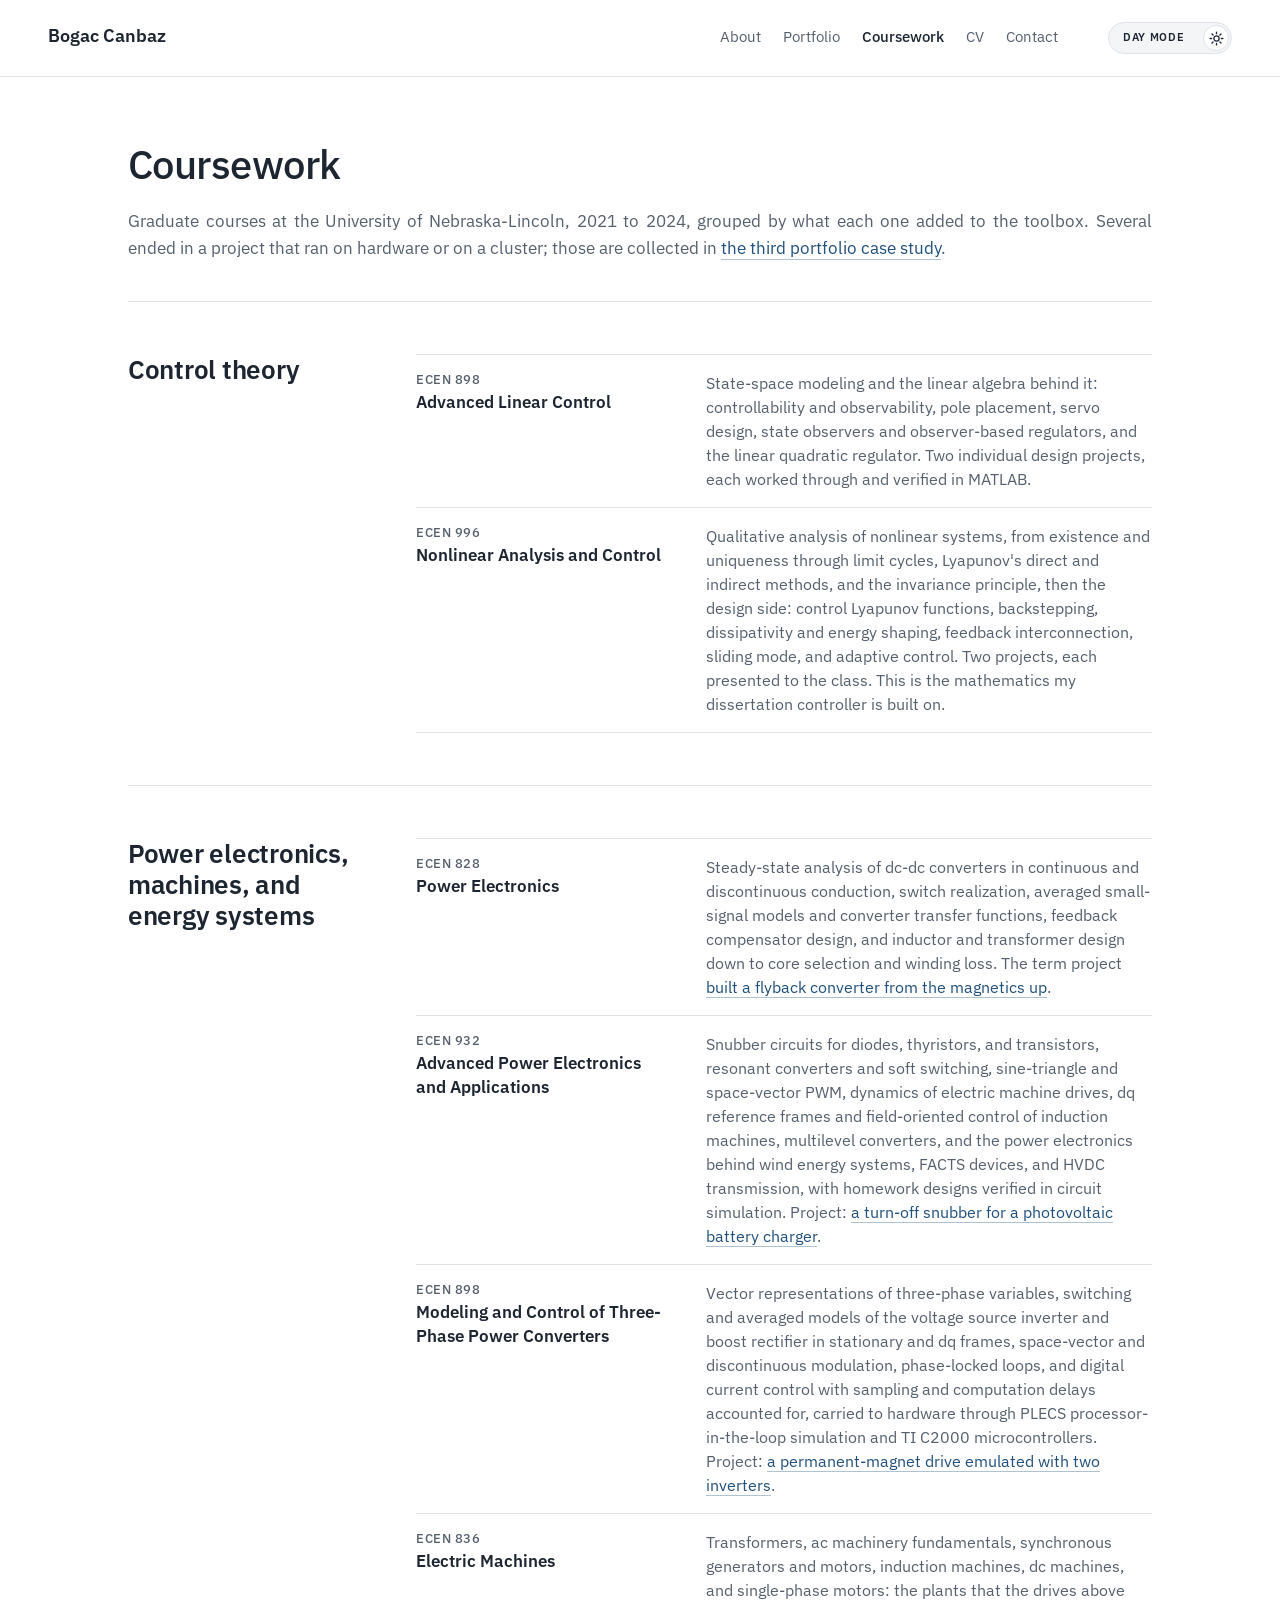
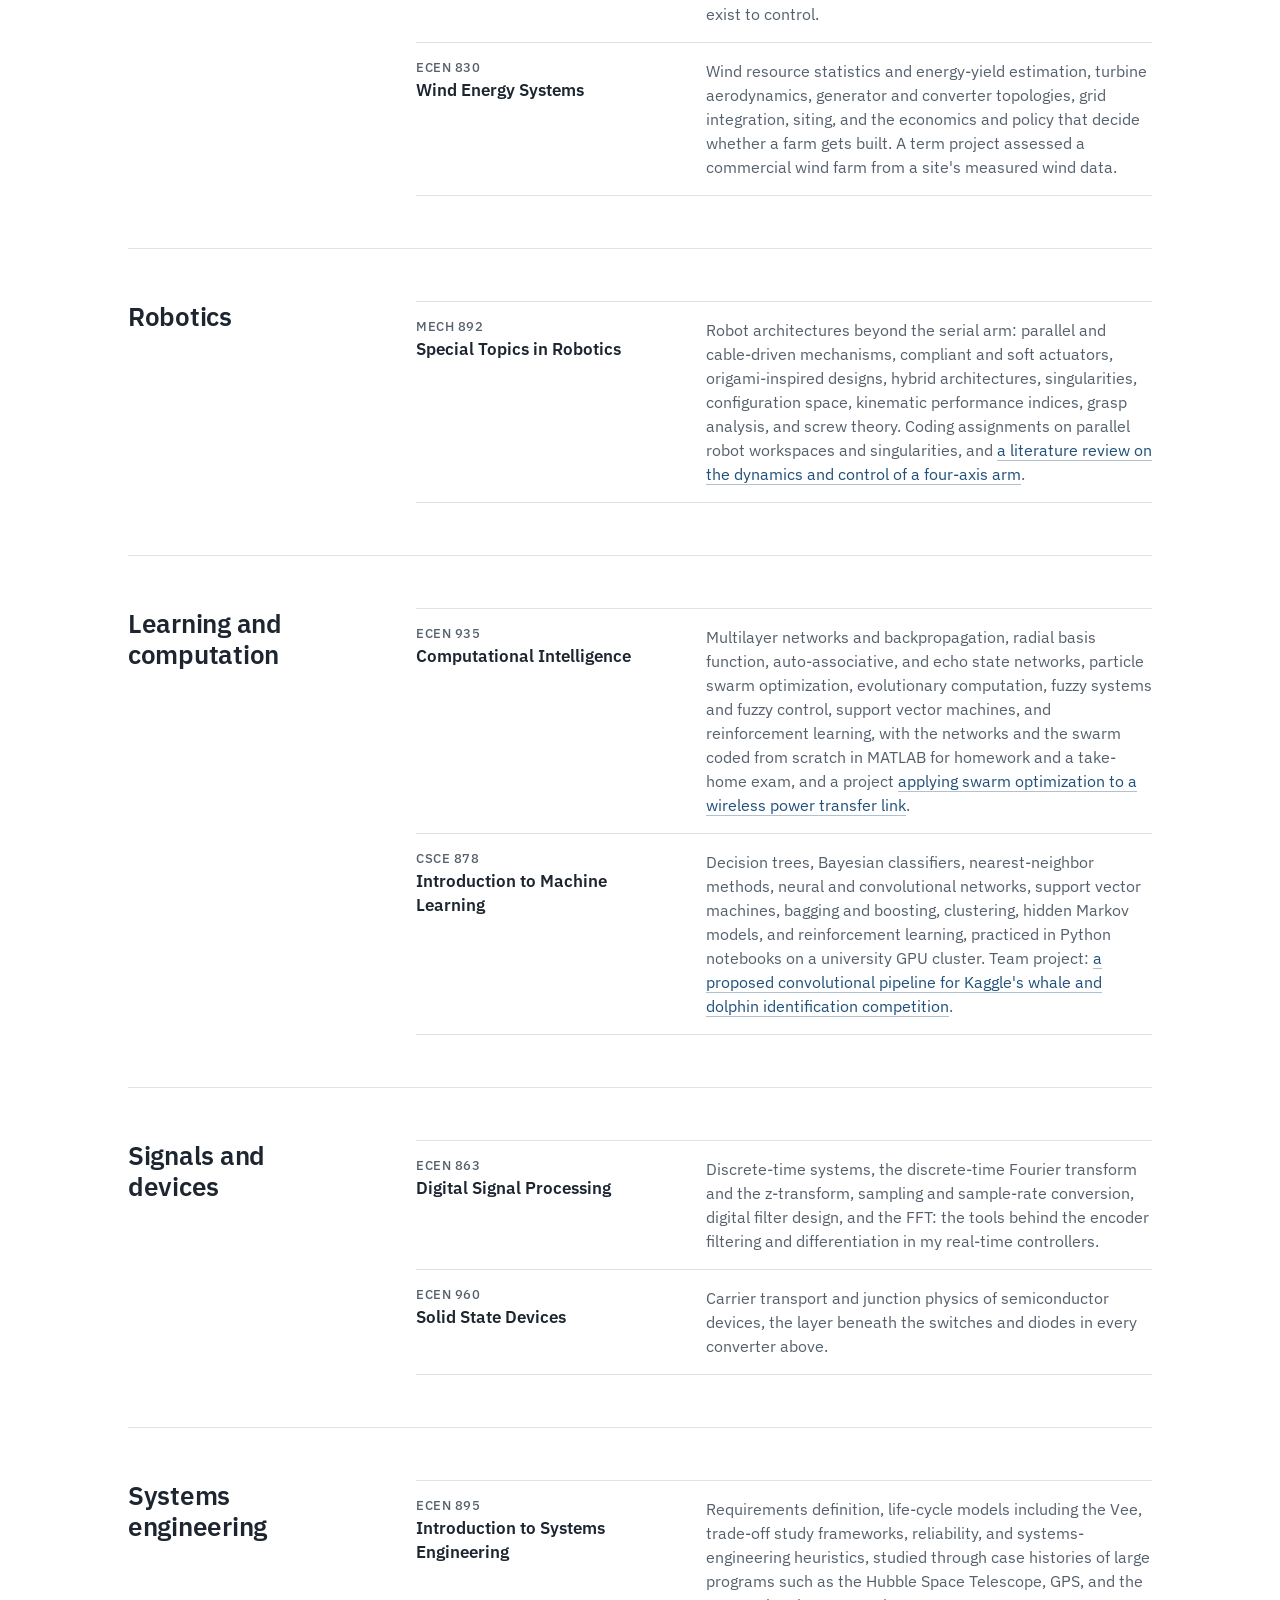
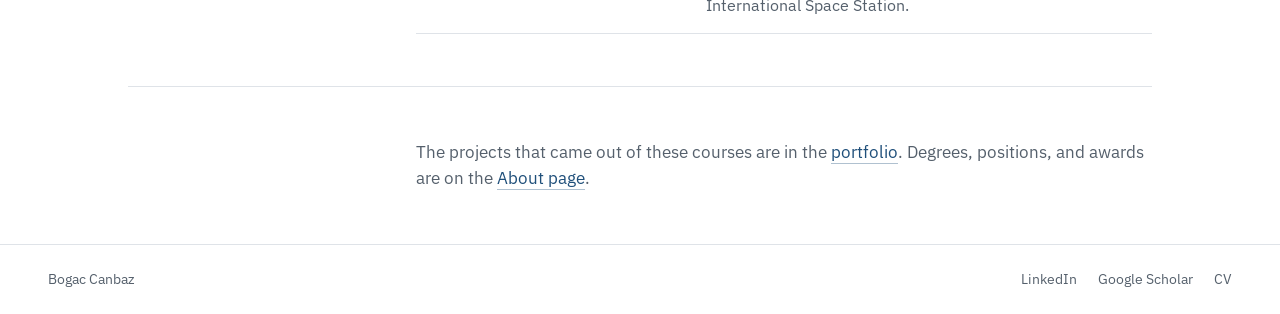
<file: coursework.html>
<!DOCTYPE html>
<html lang="en">
<head>
  <meta charset="utf-8">
  <meta name="viewport" content="width=device-width, initial-scale=1">
  <title>Coursework | Bogac Canbaz</title>
  <meta name="description" content="Graduate coursework at the University of Nebraska-Lincoln in control theory, power electronics and machines, robotics, machine learning, signal processing, and systems engineering, with what each course covered.">
  <meta property="og:title" content="Coursework | Bogac Canbaz">
  <meta property="og:description" content="Graduate coursework at the University of Nebraska-Lincoln in control theory, power electronics and machines, robotics, machine learning, signal processing, and systems engineering, with what each course covered.">
  <meta property="og:image" content="https://bogaccanbaz.com/assets/rig.jpeg">
  <meta property="og:url" content="https://bogaccanbaz.com/coursework.html">
  <meta property="og:type" content="website">
  <link rel="preconnect" href="https://fonts.googleapis.com">
  <link rel="preconnect" href="https://fonts.gstatic.com" crossorigin>
  <link href="https://fonts.googleapis.com/css2?family=IBM+Plex+Sans:ital,wght@0,400;0,500;0,600;1,400&display=swap" rel="stylesheet">
  <link rel="stylesheet" href="style.css?v=11">
  <script src="theme.js?v=2"></script>
  <!-- Cloudflare Web Analytics --><script type='module' src='https://static.cloudflareinsights.com/beacon.min.js' data-cf-beacon='{"token": "d59737863fb84b89897fe72d9e2c8856"}'></script><!-- End Cloudflare Web Analytics -->
</head>
<body>

<header class="site-header">
  <a class="wordmark" href="index.html">Bogac Canbaz</a>
  <nav aria-label="Site">
    <a href="index.html">About</a>
    <a href="portfolio.html">Portfolio</a>
    <a href="coursework.html" aria-current="page">Coursework</a>
    <a href="assets/CV_BogacCanbaz.pdf" target="_blank" rel="noopener">CV</a>
    <a href="index.html#contact">Contact</a>
  </nav>
</header>

<main id="top">

  <section class="page-head">
    <h1>Coursework</h1>
    <p class="lede">
      Graduate courses at the University of Nebraska-Lincoln, 2021 to 2024, grouped by what each one added to the toolbox.
      Several ended in a project that ran on hardware or on a cluster; those are collected in
      <a href="coursework-projects.html">the third portfolio case study</a>.
    </p>
  </section>

  <section class="section">
    <h2>Control theory</h2>
    <dl class="courses">
      <div>
        <dt><span class="course-code">ECEN 898</span>Advanced Linear Control</dt>
        <dd>
          State-space modeling and the linear algebra behind it: controllability and observability, pole placement, servo design,
          state observers and observer-based regulators, and the linear quadratic regulator. Two individual design projects, each worked through and verified in MATLAB.
        </dd>
      </div>
      <div>
        <dt><span class="course-code">ECEN 996</span>Nonlinear Analysis and Control</dt>
        <dd>
          Qualitative analysis of nonlinear systems, from existence and uniqueness through limit cycles, Lyapunov's direct and indirect methods, and the invariance principle,
          then the design side: control Lyapunov functions, backstepping, dissipativity and energy shaping, feedback interconnection, sliding mode, and adaptive control.
          Two projects, each presented to the class. This is the mathematics my dissertation controller is built on.
        </dd>
      </div>
    </dl>
  </section>

  <section class="section">
    <h2>Power electronics, machines, and energy systems</h2>
    <dl class="courses">
      <div>
        <dt><span class="course-code">ECEN 828</span>Power Electronics</dt>
        <dd>
          Steady-state analysis of dc-dc converters in continuous and discontinuous conduction, switch realization, averaged small-signal models and converter transfer functions,
          feedback compensator design, and inductor and transformer design down to core selection and winding loss.
          The term project <a href="coursework-projects.html#flyback">built a flyback converter from the magnetics up</a>.
        </dd>
      </div>
      <div>
        <dt><span class="course-code">ECEN 932</span>Advanced Power Electronics and Applications</dt>
        <dd>
          Snubber circuits for diodes, thyristors, and transistors, resonant converters and soft switching, sine-triangle and space-vector PWM, dynamics of electric machine drives,
          dq reference frames and field-oriented control of induction machines, multilevel converters, and the power electronics behind wind energy systems, FACTS devices,
          and HVDC transmission, with homework designs verified in circuit simulation.
          Project: <a href="coursework-projects.html#snubber">a turn-off snubber for a photovoltaic battery charger</a>.
        </dd>
      </div>
      <div>
        <dt><span class="course-code">ECEN 898</span>Modeling and Control of Three-Phase Power Converters</dt>
        <dd>
          Vector representations of three-phase variables, switching and averaged models of the voltage source inverter and boost rectifier in stationary and dq frames,
          space-vector and discontinuous modulation, phase-locked loops, and digital current control with sampling and computation delays accounted for,
          carried to hardware through PLECS processor-in-the-loop simulation and TI C2000 microcontrollers.
          Project: <a href="coursework-projects.html#pm-drive">a permanent-magnet drive emulated with two inverters</a>.
        </dd>
      </div>
      <div>
        <dt><span class="course-code">ECEN 836</span>Electric Machines</dt>
        <dd>
          Transformers, ac machinery fundamentals, synchronous generators and motors, induction machines, dc machines, and single-phase motors:
          the plants that the drives above exist to control.
        </dd>
      </div>
      <div>
        <dt><span class="course-code">ECEN 830</span>Wind Energy Systems</dt>
        <dd>
          Wind resource statistics and energy-yield estimation, turbine aerodynamics, generator and converter topologies, grid integration, siting, and the economics and
          policy that decide whether a farm gets built. A term project assessed a commercial wind farm from a site's measured wind data.
        </dd>
      </div>
    </dl>
  </section>

  <section class="section">
    <h2>Robotics</h2>
    <dl class="courses">
      <div>
        <dt><span class="course-code">MECH 892</span>Special Topics in Robotics</dt>
        <dd>
          Robot architectures beyond the serial arm: parallel and cable-driven mechanisms, compliant and soft actuators, origami-inspired designs, hybrid architectures,
          singularities, configuration space, kinematic performance indices, grasp analysis, and screw theory.
          Coding assignments on parallel robot workspaces and singularities, and <a href="coursework-projects.html#robotics">a literature review on the dynamics and control of a four-axis arm</a>.
        </dd>
      </div>
    </dl>
  </section>

  <section class="section">
    <h2>Learning and computation</h2>
    <dl class="courses">
      <div>
        <dt><span class="course-code">ECEN 935</span>Computational Intelligence</dt>
        <dd>
          Multilayer networks and backpropagation, radial basis function, auto-associative, and echo state networks, particle swarm optimization, evolutionary computation,
          fuzzy systems and fuzzy control, support vector machines, and reinforcement learning, with the networks and the swarm coded from scratch in MATLAB for homework
          and a take-home exam, and a project <a href="coursework-projects.html#learning">applying swarm optimization to a wireless power transfer link</a>.
        </dd>
      </div>
      <div>
        <dt><span class="course-code">CSCE 878</span>Introduction to Machine Learning</dt>
        <dd>
          Decision trees, Bayesian classifiers, nearest-neighbor methods, neural and convolutional networks, support vector machines, bagging and boosting, clustering,
          hidden Markov models, and reinforcement learning, practiced in Python notebooks on a university GPU cluster.
          Team project: <a href="coursework-projects.html#learning">a proposed convolutional pipeline for Kaggle's whale and dolphin identification competition</a>.
        </dd>
      </div>
    </dl>
  </section>

  <section class="section">
    <h2>Signals and devices</h2>
    <dl class="courses">
      <div>
        <dt><span class="course-code">ECEN 863</span>Digital Signal Processing</dt>
        <dd>
          Discrete-time systems, the discrete-time Fourier transform and the z-transform, sampling and sample-rate conversion, digital filter design, and the FFT:
          the tools behind the encoder filtering and differentiation in my real-time controllers.
        </dd>
      </div>
      <div>
        <dt><span class="course-code">ECEN 960</span>Solid State Devices</dt>
        <dd>
          Carrier transport and junction physics of semiconductor devices, the layer beneath the switches and diodes in every converter above.
        </dd>
      </div>
    </dl>
  </section>

  <section class="section">
    <h2>Systems engineering</h2>
    <dl class="courses">
      <div>
        <dt><span class="course-code">ECEN 895</span>Introduction to Systems Engineering</dt>
        <dd>
          Requirements definition, life-cycle models including the Vee, trade-off study frameworks, reliability, and systems-engineering heuristics,
          studied through case histories of large programs such as the Hubble Space Telescope, GPS, and the International Space Station.
        </dd>
      </div>
    </dl>
  </section>

  <section class="section next">
    <p>The projects that came out of these courses are in the <a href="coursework-projects.html">portfolio</a>. Degrees, positions, and awards are on the <a href="index.html#background">About page</a>.</p>
  </section>

</main>

<footer class="site-footer">
  <span>Bogac Canbaz</span>
  <span><a href="https://www.linkedin.com/in/bogac-canbaz/">LinkedIn</a> <a href="https://scholar.google.com/citations?hl=en&amp;user=BVSwISgAAAAJ">Google Scholar</a> <a href="assets/CV_BogacCanbaz.pdf" target="_blank" rel="noopener">CV</a></span>
</footer>

</body>
</html>
</file>
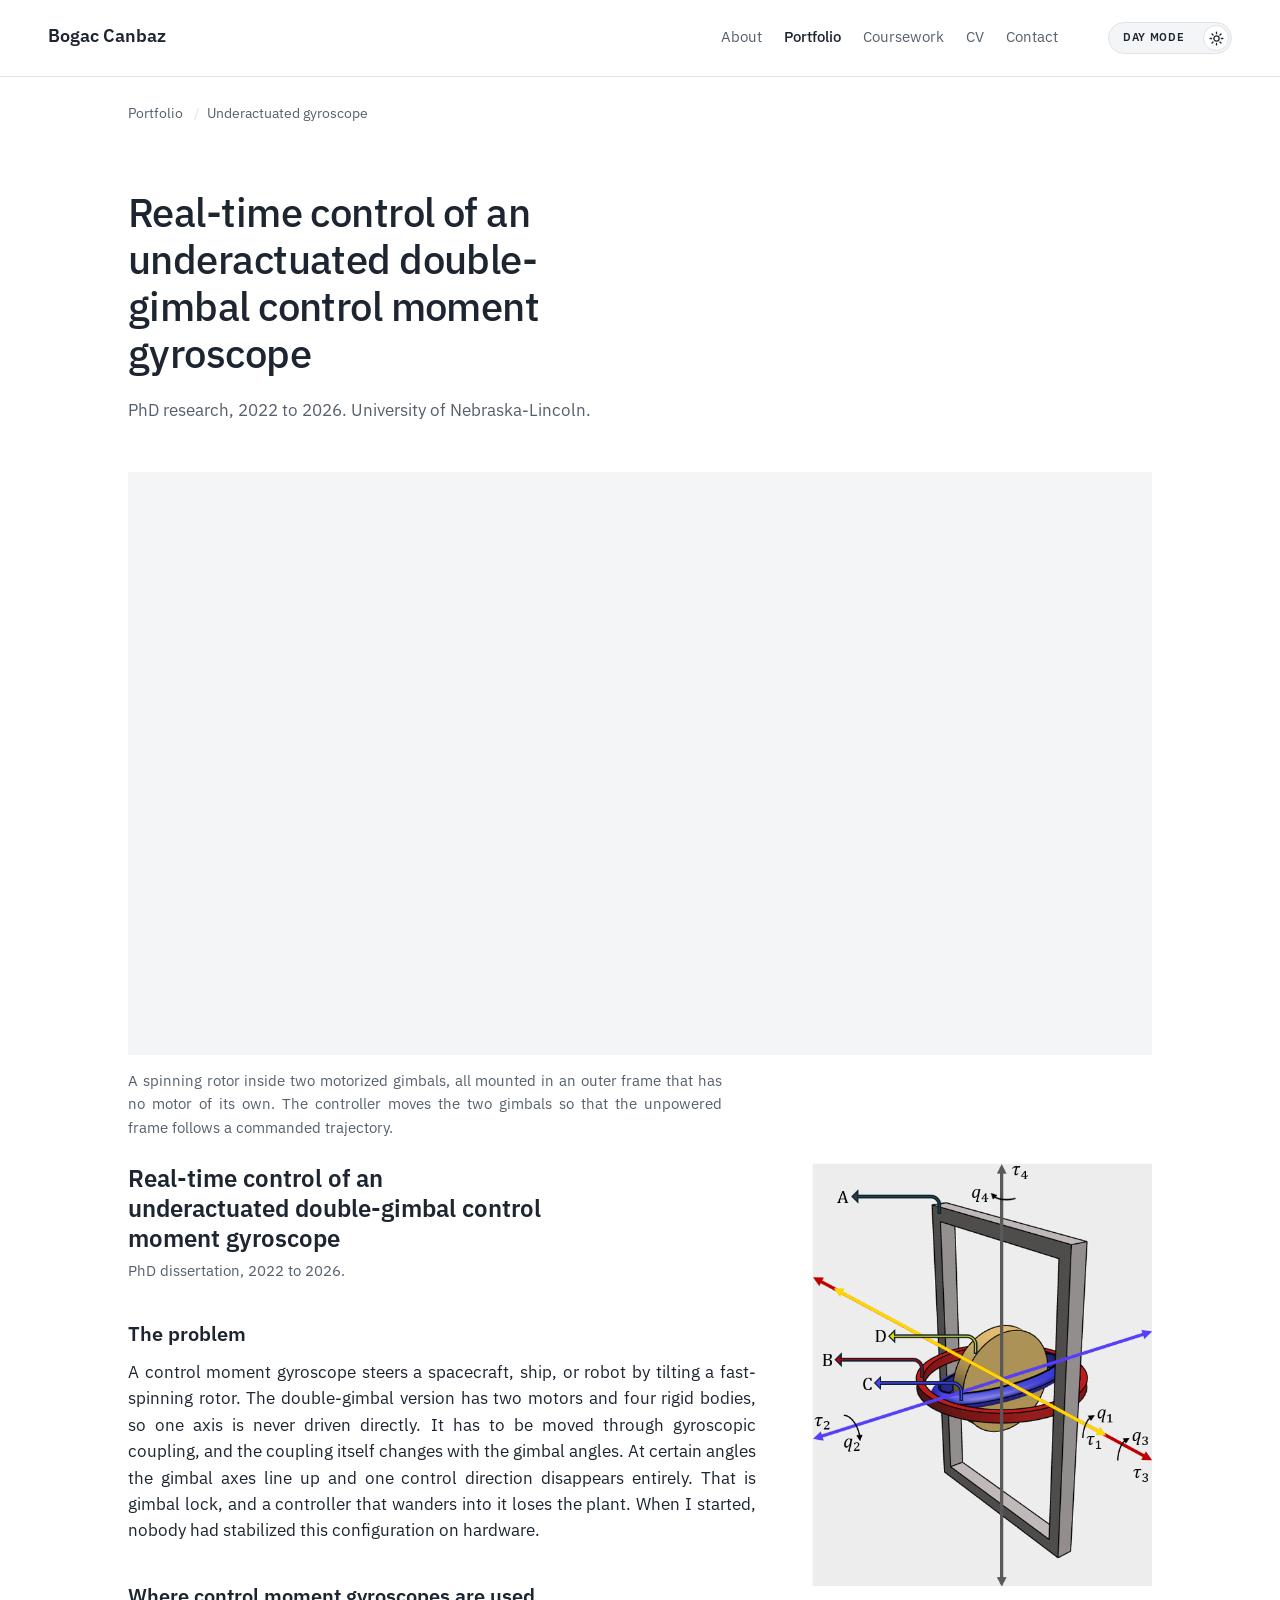
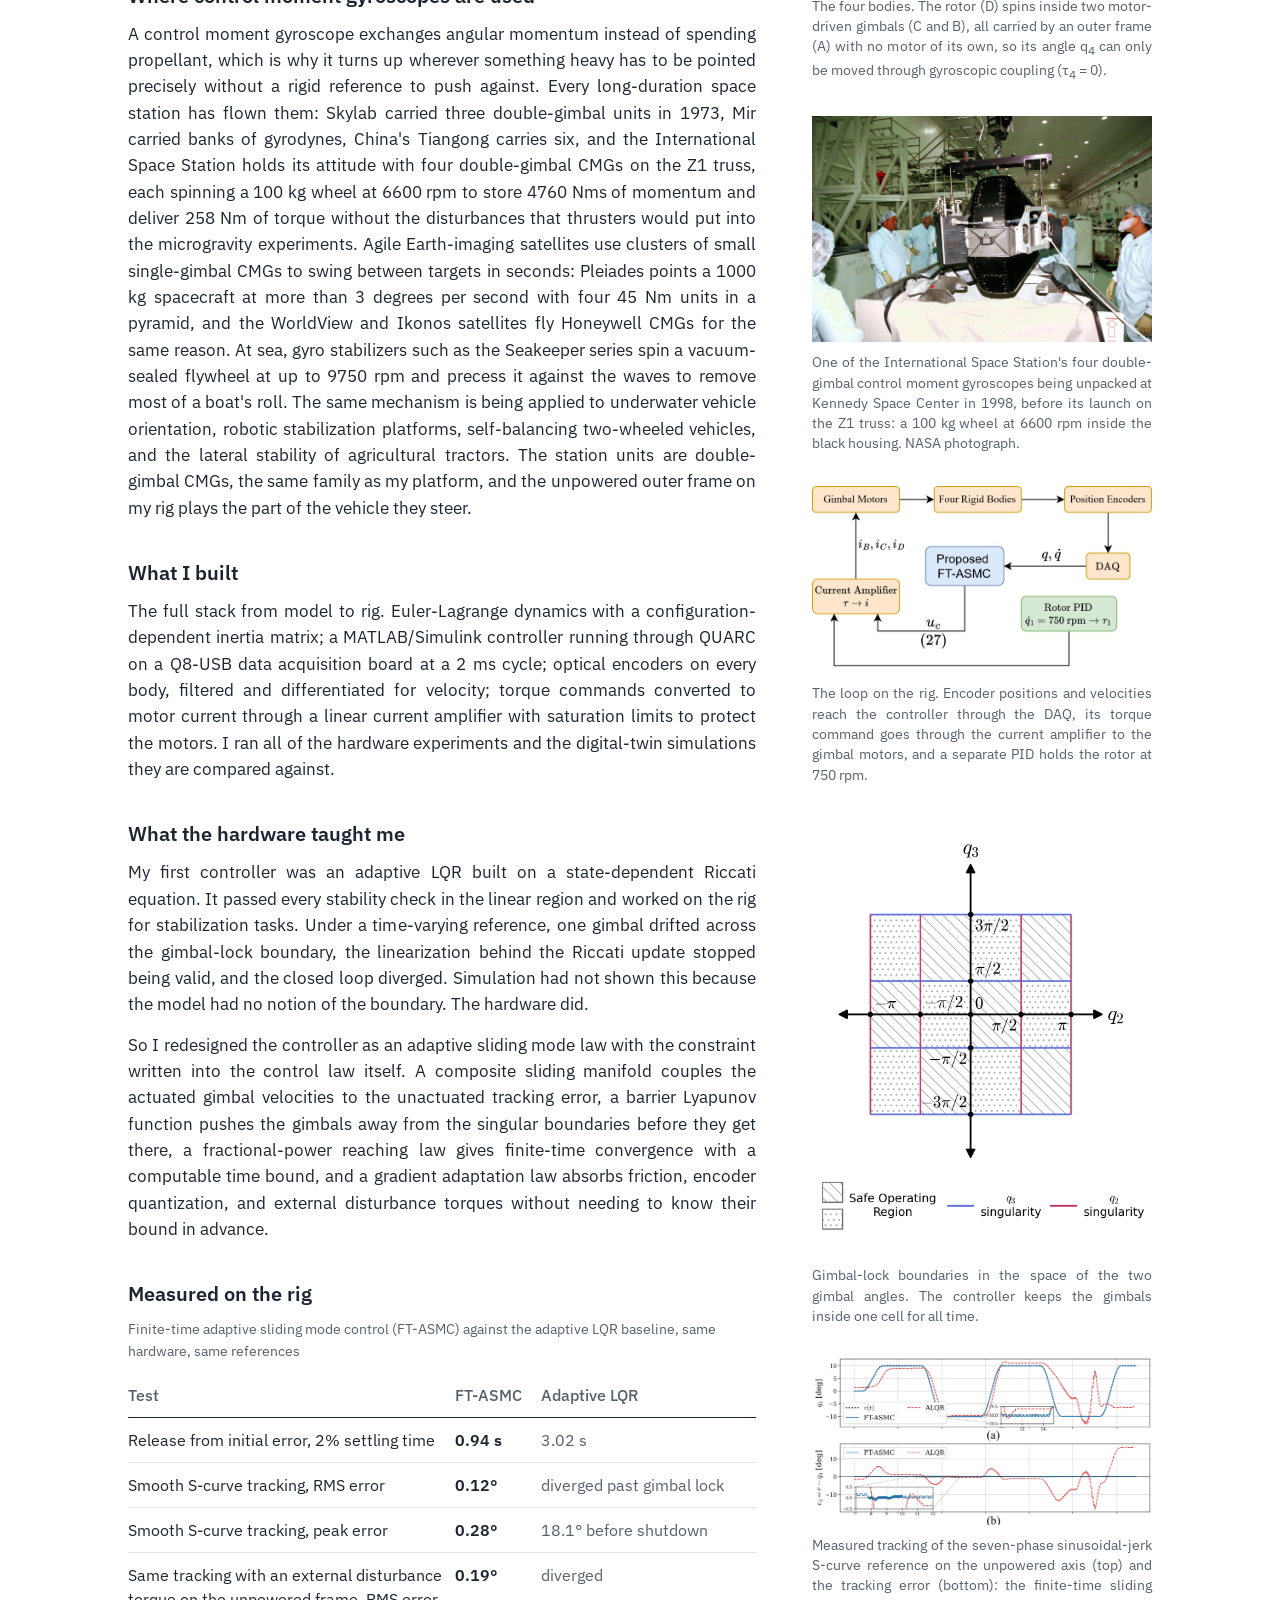
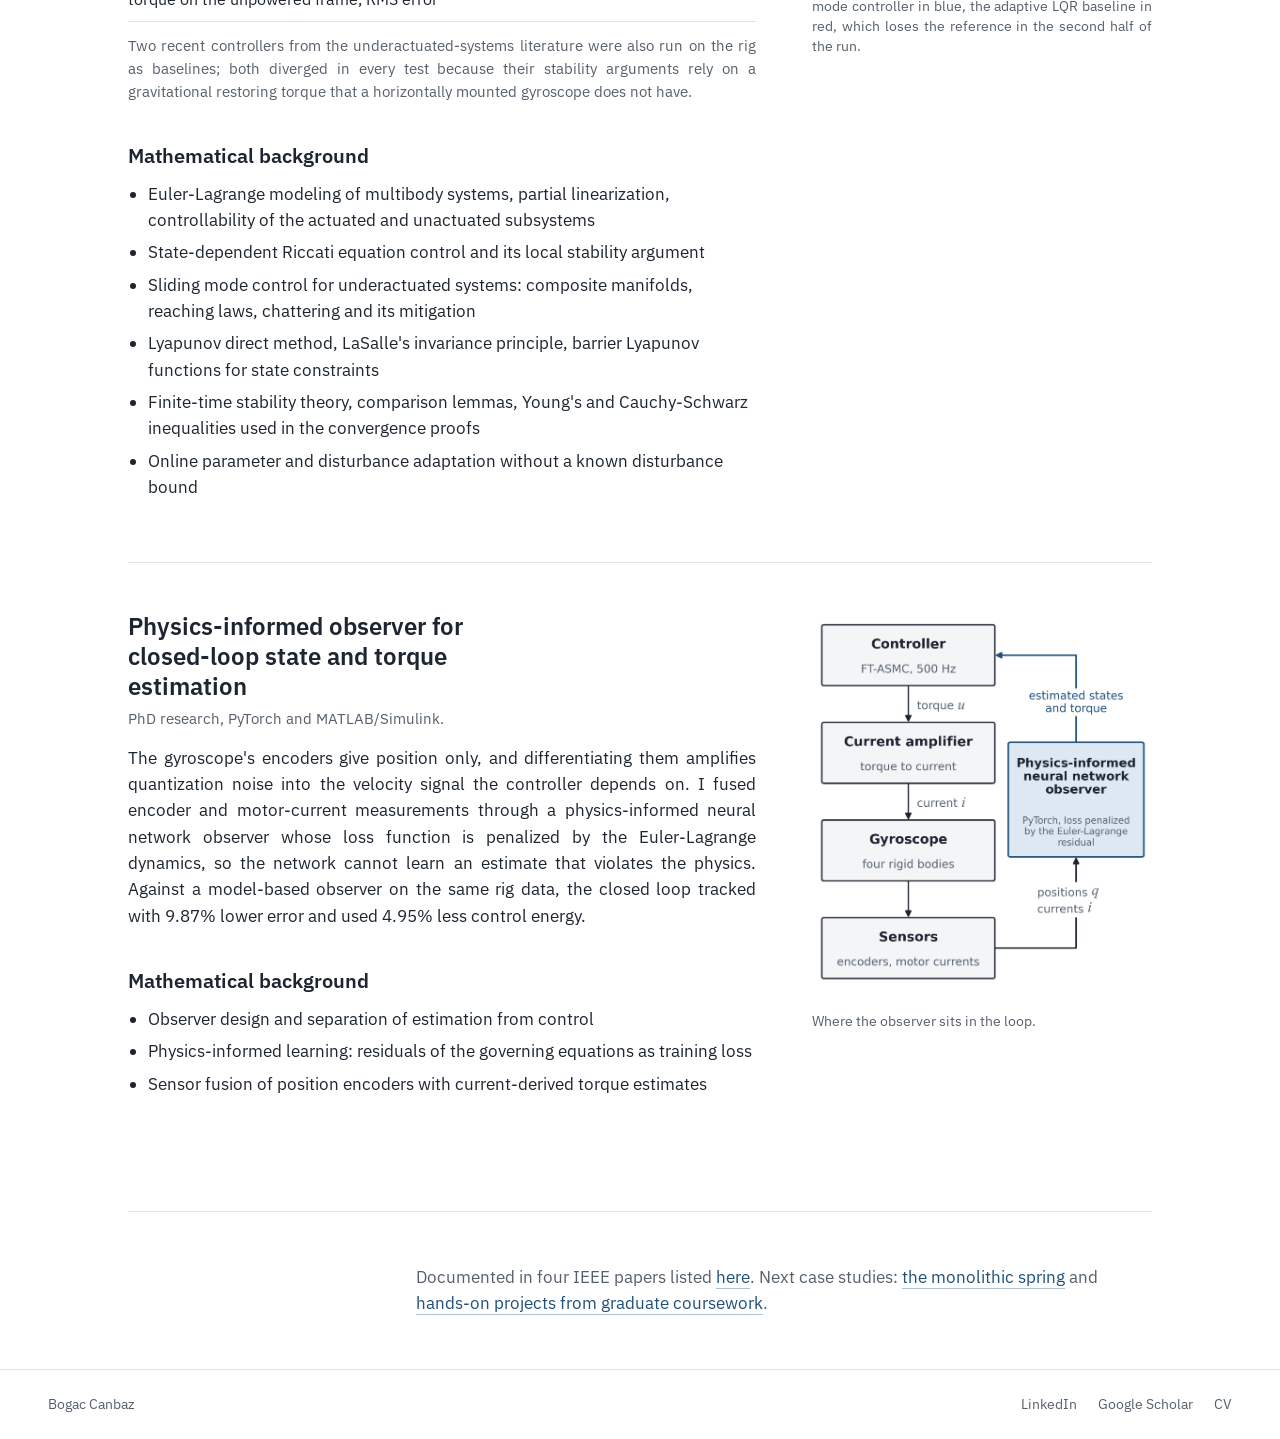
<file: gyroscope.html>
<!DOCTYPE html>
<html lang="en">
<head>
  <meta charset="utf-8">
  <meta name="viewport" content="width=device-width, initial-scale=1">
  <title>Real-time control of an underactuated gyroscope | Bogac Canbaz</title>
  <meta name="description" content="Designing, proving, and validating a finite-time adaptive sliding mode controller for an underactuated double-gimbal control moment gyroscope on Quanser hardware.">
  <meta property="og:title" content="Real-time control of an underactuated gyroscope | Bogac Canbaz">
  <meta property="og:description" content="Designing, proving, and validating a finite-time adaptive sliding mode controller for an underactuated double-gimbal control moment gyroscope on Quanser hardware.">
  <meta property="og:image" content="https://bogaccanbaz.com/assets/rig.jpeg">
  <meta property="og:url" content="https://bogaccanbaz.com/gyroscope.html">
  <meta property="og:type" content="website">
  <link rel="preconnect" href="https://fonts.googleapis.com">
  <link rel="preconnect" href="https://fonts.gstatic.com" crossorigin>
  <link href="https://fonts.googleapis.com/css2?family=IBM+Plex+Sans:ital,wght@0,400;0,500;0,600;1,400&display=swap" rel="stylesheet">
  <link rel="stylesheet" href="style.css?v=11">
  <script src="theme.js?v=2"></script>
  <!-- Cloudflare Web Analytics --><script type='module' src='https://static.cloudflareinsights.com/beacon.min.js' data-cf-beacon='{"token": "d59737863fb84b89897fe72d9e2c8856"}'></script><!-- End Cloudflare Web Analytics -->
</head>
<body>

<header class="site-header">
  <a class="wordmark" href="index.html">Bogac Canbaz</a>
  <nav aria-label="Site">
    <a href="index.html">About</a>
    <a href="portfolio.html" aria-current="page">Portfolio</a>
    <a href="coursework.html">Coursework</a>
    <a href="assets/CV_BogacCanbaz.pdf" target="_blank" rel="noopener">CV</a>
    <a href="index.html#contact">Contact</a>
  </nav>
</header>

<main id="top">

  <nav class="crumb" aria-label="Breadcrumb"><a href="portfolio.html">Portfolio</a> <span>Underactuated gyroscope</span></nav>

  <section class="page-head">
    <h1>Real-time control of an underactuated double-gimbal control moment gyroscope</h1>
    <p class="lede">PhD research, 2022 to 2026. University of Nebraska-Lincoln.</p>
  </section>

  <figure class="hero">
    <div class="video-wrap">
      <iframe src="https://www.youtube-nocookie.com/embed/z0iVGD_D1ug?rel=0" title="Real-Time Control of an Underactuated Double-Gimbal Control Moment Gyroscope" loading="lazy" allow="accelerometer; clipboard-write; encrypted-media; gyroscope; picture-in-picture; web-share" referrerpolicy="strict-origin-when-cross-origin" allowfullscreen></iframe>
    </div>
    <figcaption>
      A spinning rotor inside two motorized gimbals, all mounted in an outer frame that has no motor of its own.
      The controller moves the two gimbals so that the unpowered frame follows a commanded trajectory.
    </figcaption>
  </figure>

  <section class="section section--flush">
<article class="project">
      <div class="project-text">
        <h2 class="proj-h">Real-time control of an underactuated double-gimbal control moment gyroscope</h2>
        <p class="project-meta">PhD dissertation, 2022 to 2026.</p>

        <h4>The problem</h4>
        <p>
          A control moment gyroscope steers a spacecraft, ship, or robot by tilting a fast-spinning rotor. The double-gimbal version has two motors and four rigid bodies,
          so one axis is never driven directly. It has to be moved through gyroscopic coupling, and the coupling itself changes with the gimbal angles.
          At certain angles the gimbal axes line up and one control direction disappears entirely. That is gimbal lock, and a controller that wanders into it loses the plant.
          When I started, nobody had stabilized this configuration on hardware.
        </p>

        <h4>Where control moment gyroscopes are used</h4>
        <p>
          A control moment gyroscope exchanges angular momentum instead of spending propellant, which is why it turns up wherever something heavy has to be pointed precisely
          without a rigid reference to push against. Every long-duration space station has flown them: Skylab carried three double-gimbal units in 1973, Mir carried banks of
          gyrodynes, China's Tiangong carries six, and the International Space Station holds its attitude with four double-gimbal CMGs on the Z1 truss, each spinning a 100 kg
          wheel at 6600 rpm to store 4760 Nms of momentum and deliver 258 Nm of torque without the disturbances that thrusters would put into the microgravity experiments.
          Agile Earth-imaging satellites use clusters of small single-gimbal CMGs to swing between targets in seconds: Pleiades points a 1000 kg spacecraft at more than
          3 degrees per second with four 45 Nm units in a pyramid, and the WorldView and Ikonos satellites fly Honeywell CMGs for the same reason. At sea, gyro stabilizers
          such as the Seakeeper series spin a vacuum-sealed flywheel at up to 9750 rpm and precess it against the waves to remove most of a boat's roll. The same mechanism is
          being applied to underwater vehicle orientation, robotic stabilization platforms, self-balancing two-wheeled vehicles, and the lateral stability of agricultural
          tractors. The station units are double-gimbal CMGs, the same family as my platform, and the unpowered outer frame on my rig plays the part of the vehicle they steer.
        </p>

        <h4>What I built</h4>
        <p>
          The full stack from model to rig. Euler-Lagrange dynamics with a configuration-dependent inertia matrix; a MATLAB/Simulink controller running through QUARC on a Q8-USB data acquisition board at a 2 ms cycle;
          optical encoders on every body, filtered and differentiated for velocity; torque commands converted to motor current through a linear current amplifier with saturation limits to protect the motors.
          I ran all of the hardware experiments and the digital-twin simulations they are compared against.
        </p>

        <h4>What the hardware taught me</h4>
        <p>
          My first controller was an adaptive LQR built on a state-dependent Riccati equation. It passed every stability check in the linear region and worked on the rig for stabilization tasks.
          Under a time-varying reference, one gimbal drifted across the gimbal-lock boundary, the linearization behind the Riccati update stopped being valid, and the closed loop diverged.
          Simulation had not shown this because the model had no notion of the boundary. The hardware did.
        </p>
        <p>
          So I redesigned the controller as an adaptive sliding mode law with the constraint written into the control law itself.
          A composite sliding manifold couples the actuated gimbal velocities to the unactuated tracking error, a barrier Lyapunov function pushes the gimbals away from the singular boundaries before they get there,
          a fractional-power reaching law gives finite-time convergence with a computable time bound, and a gradient adaptation law absorbs friction, encoder quantization, and external disturbance torques without needing to know their bound in advance.
        </p>

        <h4>Measured on the rig</h4>
        <table class="metrics">
          <caption>Finite-time adaptive sliding mode control (FT-ASMC) against the adaptive LQR baseline, same hardware, same references</caption>
          <thead>
            <tr><th scope="col">Test</th><th scope="col">FT-ASMC</th><th scope="col">Adaptive LQR</th></tr>
          </thead>
          <tbody>
            <tr>
              <th scope="row">Release from initial error, 2% settling time</th>
              <td>0.94 s</td>
              <td>3.02 s</td>
            </tr>
            <tr>
              <th scope="row">Smooth S-curve tracking, RMS error</th>
              <td>0.12°</td>
              <td>diverged past gimbal lock</td>
            </tr>
            <tr>
              <th scope="row">Smooth S-curve tracking, peak error</th>
              <td>0.28°</td>
              <td>18.1° before shutdown</td>
            </tr>
            <tr>
              <th scope="row">Same tracking with an external disturbance torque on the unpowered frame, RMS error</th>
              <td>0.19°</td>
              <td>diverged</td>
            </tr>
          </tbody>
        </table>
        <p class="note">
          Two recent controllers from the underactuated-systems literature were also run on the rig as baselines; both diverged in every test because their stability arguments rely on a gravitational restoring torque that a horizontally mounted gyroscope does not have.
        </p>

        <h4>Mathematical background</h4>
        <ul class="math">
          <li>Euler-Lagrange modeling of multibody systems, partial linearization, controllability of the actuated and unactuated subsystems</li>
          <li>State-dependent Riccati equation control and its local stability argument</li>
          <li>Sliding mode control for underactuated systems: composite manifolds, reaching laws, chattering and its mitigation</li>
          <li>Lyapunov direct method, LaSalle's invariance principle, barrier Lyapunov functions for state constraints</li>
          <li>Finite-time stability theory, comparison lemmas, Young's and Cauchy-Schwarz inequalities used in the convergence proofs</li>
          <li>Online parameter and disturbance adaptation without a known disturbance bound</li>
        </ul>
      </div>

      <div class="project-figures">
        <figure>
          <img src="assets/fig-schematic.png" alt="Schematic of the underactuated double-gimbal control moment gyroscope: rotor D inside inner gimbal C and outer gimbal B, mounted in the unactuated frame A, with body angles q1 to q4 and torques tau1 to tau4" onerror="this.parentElement.style.display='none'">
          <figcaption>The four bodies. The rotor (D) spins inside two motor-driven gimbals (C and B), all carried by an outer frame (A) with no motor of its own, so its angle q<sub>4</sub> can only be moved through gyroscopic coupling (τ<sub>4</sub> = 0).</figcaption>
        </figure>
        <figure>
          <img src="assets/fig-cmg-iss.jpg" alt="Technicians in a clean room at Kennedy Space Center lifting one of the International Space Station's control moment gyroscopes, a black housing on a crane, out of its shipping container" onerror="this.parentElement.style.display='none'">
          <figcaption>One of the International Space Station's four double-gimbal control moment gyroscopes being unpacked at Kennedy Space Center in 1998, before its launch on the Z1 truss: a 100 kg wheel at 6600 rpm inside the black housing. NASA photograph.</figcaption>
        </figure>
        <figure>
          <img src="assets/fig-gyro-loop.png" alt="Block diagram of the control loop: gimbal motors drive the four rigid bodies, position encoders feed the data acquisition board, the controller computes the torque command, and a current amplifier converts torque to motor current, with a separate PID holding the rotor at 750 rpm" onerror="this.parentElement.style.display='none'">
          <figcaption>The loop on the rig. Encoder positions and velocities reach the controller through the DAQ, its torque command goes through the current amplifier to the gimbal motors, and a separate PID holds the rotor at 750 rpm.</figcaption>
        </figure>
        <figure>
          <img src="assets/fig-gimbal-lock.png" alt="Singularity boundaries of the gimbal angles, with the admissible operating cell shaded" onerror="this.parentElement.style.display='none'">
          <figcaption>Gimbal-lock boundaries in the space of the two gimbal angles. The controller keeps the gimbals inside one cell for all time.</figcaption>
        </figure>
        <figure>
          <img src="assets/fig-tracking.png" alt="Two measured plots: the unpowered axis angle following an S-curve reference, and the tracking error, with the finite-time sliding mode controller holding the reference while the adaptive LQR baseline drifts away late in the run" onerror="this.parentElement.style.display='none'">
          <figcaption>Measured tracking of the seven-phase sinusoidal-jerk S-curve reference on the unpowered axis (top) and the tracking error (bottom): the finite-time sliding mode controller in blue, the adaptive LQR baseline in red, which loses the reference in the second half of the run.</figcaption>
        </figure>
      </div>
    </article>

    
<article class="project">
      <div class="project-text">
        <h2 class="proj-h">Physics-informed observer for closed-loop state and torque estimation</h2>
        <p class="project-meta">PhD research, PyTorch and MATLAB/Simulink.</p>
        <p>
          The gyroscope's encoders give position only, and differentiating them amplifies quantization noise into the velocity signal the controller depends on.
          I fused encoder and motor-current measurements through a physics-informed neural network observer whose loss function is penalized by the Euler-Lagrange dynamics,
          so the network cannot learn an estimate that violates the physics. Against a model-based observer on the same rig data, the closed loop tracked with 9.87% lower error and used 4.95% less control energy.
        </p>
        <h4>Mathematical background</h4>
        <ul class="math">
          <li>Observer design and separation of estimation from control</li>
          <li>Physics-informed learning: residuals of the governing equations as training loss</li>
          <li>Sensor fusion of position encoders with current-derived torque estimates</li>
        </ul>
      </div>
      <div class="project-figures">
        <figure>
          <img src="assets/fig-observer.png" alt="Block diagram of the physics-informed observer in the control loop" onerror="this.parentElement.style.display='none'">
          <figcaption>Where the observer sits in the loop.</figcaption>
        </figure>
      </div>
    </article>

    
  </section>

  <section class="section next">
    <p>Documented in four IEEE papers listed <a href="index.html#publications">here</a>. Next case studies: <a href="monolithic-spring.html">the monolithic spring</a> and <a href="coursework-projects.html">hands-on projects from graduate coursework</a>.</p>
  </section>

</main>

<footer class="site-footer">
  <span>Bogac Canbaz</span>
  <span><a href="https://www.linkedin.com/in/bogac-canbaz/">LinkedIn</a> <a href="https://scholar.google.com/citations?hl=en&amp;user=BVSwISgAAAAJ">Google Scholar</a> <a href="assets/CV_BogacCanbaz.pdf" target="_blank" rel="noopener">CV</a></span>
</footer>

</body>
</html>
</file>
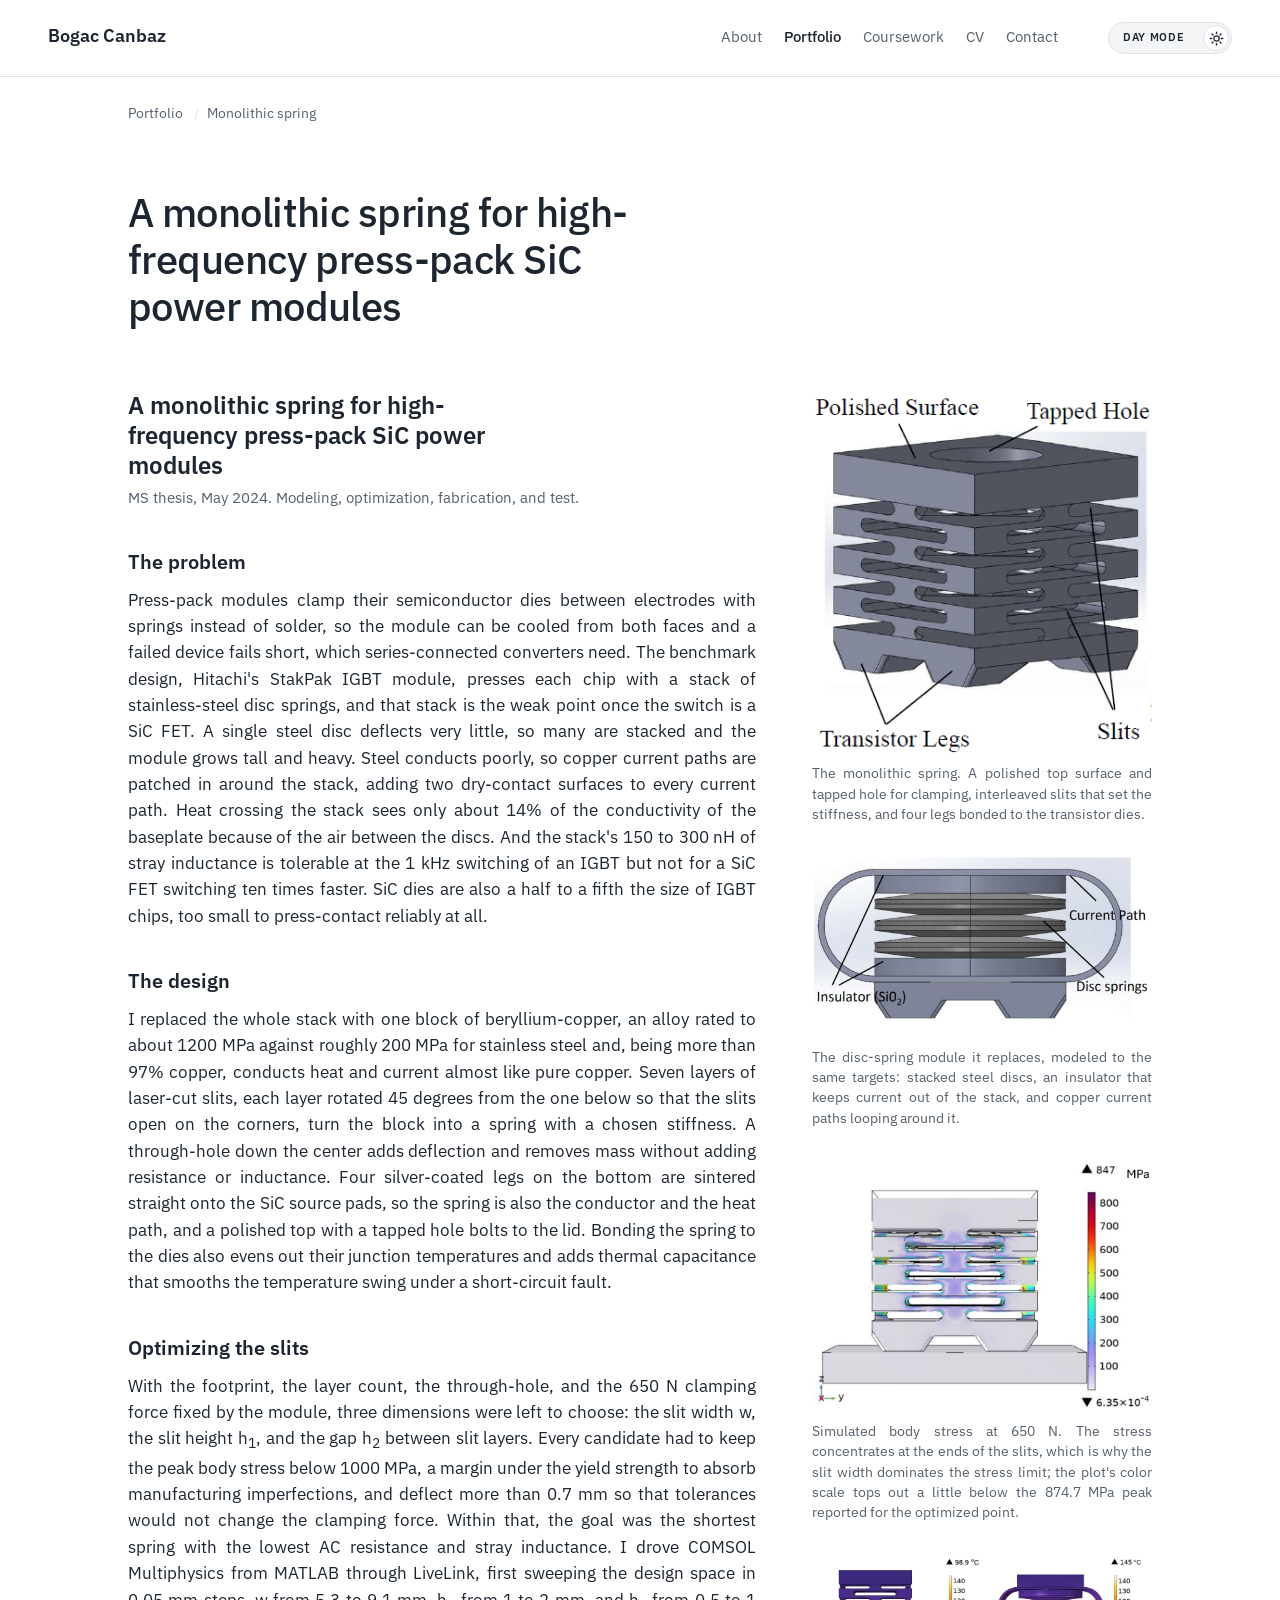
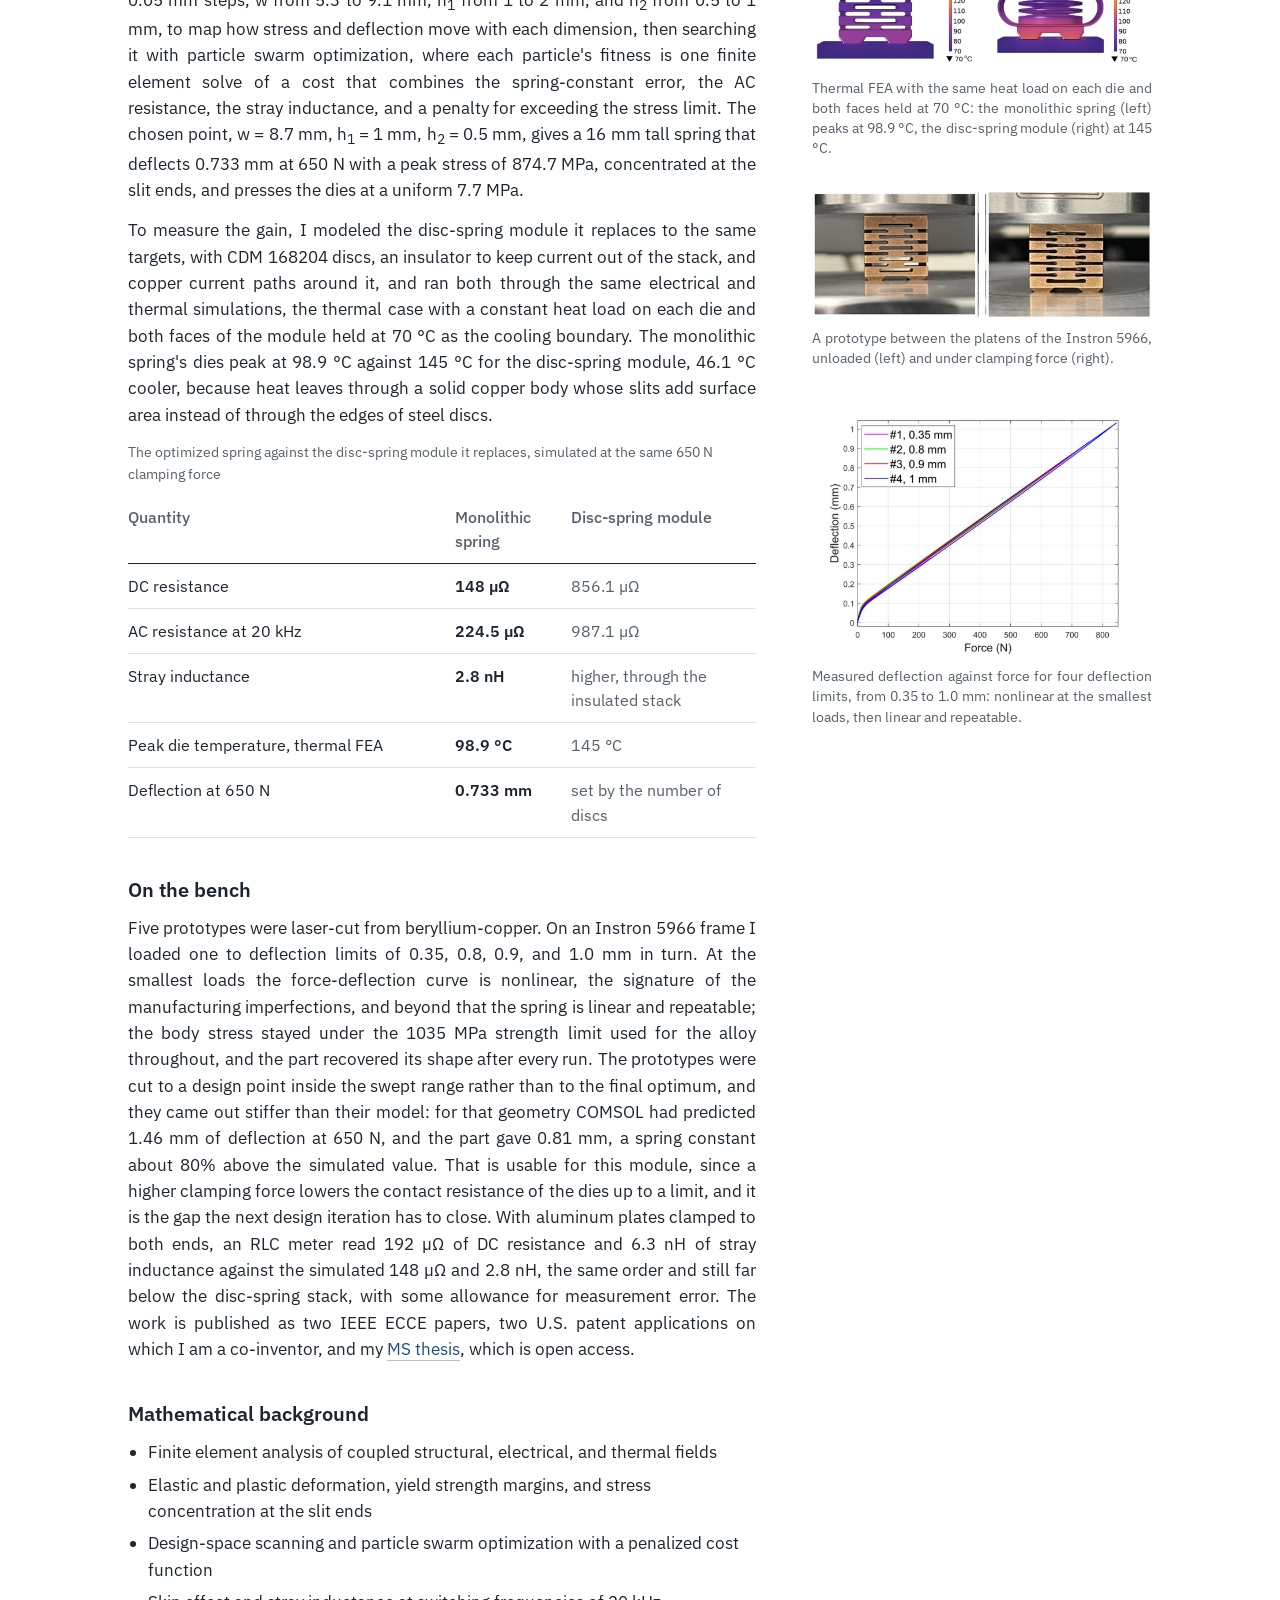
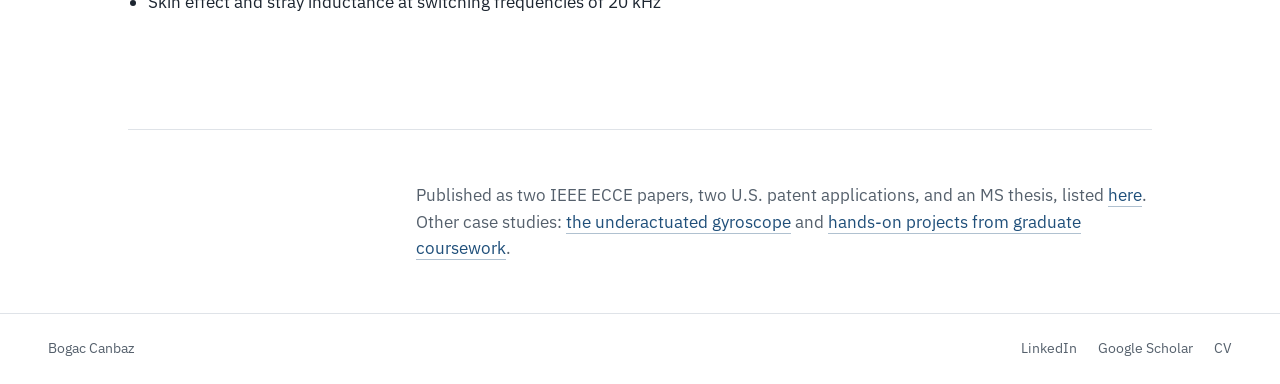
<file: monolithic-spring.html>
<!DOCTYPE html>
<html lang="en">
<head>
  <meta charset="utf-8">
  <meta name="viewport" content="width=device-width, initial-scale=1">
  <title>A monolithic spring for high-frequency SiC power modules | Bogac Canbaz</title>
  <meta name="description" content="Designing, optimizing, fabricating and testing a beryllium-copper monolithic spring that replaces disc-spring stacks in high-frequency press-pack SiC FET modules.">
  <meta property="og:title" content="A monolithic spring for high-frequency SiC power modules | Bogac Canbaz">
  <meta property="og:description" content="Designing, optimizing, fabricating and testing a beryllium-copper monolithic spring that replaces disc-spring stacks in high-frequency press-pack SiC FET modules.">
  <meta property="og:image" content="https://bogaccanbaz.com/assets/fig-spring.png">
  <meta property="og:url" content="https://bogaccanbaz.com/monolithic-spring.html">
  <meta property="og:type" content="website">
  <link rel="preconnect" href="https://fonts.googleapis.com">
  <link rel="preconnect" href="https://fonts.gstatic.com" crossorigin>
  <link href="https://fonts.googleapis.com/css2?family=IBM+Plex+Sans:ital,wght@0,400;0,500;0,600;1,400&display=swap" rel="stylesheet">
  <link rel="stylesheet" href="style.css?v=11">
  <script src="theme.js?v=2"></script>
  <!-- Cloudflare Web Analytics --><script type='module' src='https://static.cloudflareinsights.com/beacon.min.js' data-cf-beacon='{"token": "d59737863fb84b89897fe72d9e2c8856"}'></script><!-- End Cloudflare Web Analytics -->
</head>
<body>

<header class="site-header">
  <a class="wordmark" href="index.html">Bogac Canbaz</a>
  <nav aria-label="Site">
    <a href="index.html">About</a>
    <a href="portfolio.html" aria-current="page">Portfolio</a>
    <a href="coursework.html">Coursework</a>
    <a href="assets/CV_BogacCanbaz.pdf" target="_blank" rel="noopener">CV</a>
    <a href="index.html#contact">Contact</a>
  </nav>
</header>

<main id="top">

  <nav class="crumb" aria-label="Breadcrumb"><a href="portfolio.html">Portfolio</a> <span>Monolithic spring</span></nav>

  <section class="page-head">
    <h1>A monolithic spring for high-frequency press-pack SiC power modules</h1>
  </section>

  <section class="section section--flush">
<article class="project">
      <div class="project-text">
        <h2 class="proj-h">A monolithic spring for high-frequency press-pack SiC power modules</h2>
        <p class="project-meta">MS thesis, May 2024. Modeling, optimization, fabrication, and test.</p>

        <h4>The problem</h4>
        <p>
          Press-pack modules clamp their semiconductor dies between electrodes with springs instead of solder, so the module can be cooled from both faces and a failed device
          fails short, which series-connected converters need. The benchmark design, Hitachi's StakPak IGBT module, presses each chip with a stack of stainless-steel disc springs,
          and that stack is the weak point once the switch is a SiC FET. A single steel disc deflects very little, so many are stacked and the module grows tall and heavy. Steel
          conducts poorly, so copper current paths are patched in around the stack, adding two dry-contact surfaces to every current path. Heat crossing the stack sees only about
          14% of the conductivity of the baseplate because of the air between the discs. And the stack's 150 to 300 nH of stray inductance is tolerable at the 1 kHz switching of an
          IGBT but not for a SiC FET switching ten times faster. SiC dies are also a half to a fifth the size of IGBT chips, too small to press-contact reliably at all.
        </p>

        <h4>The design</h4>
        <p>
          I replaced the whole stack with one block of beryllium-copper, an alloy rated to about 1200 MPa against roughly 200 MPa for stainless steel and, being more than
          97% copper, conducts heat and current almost like pure copper. Seven layers of laser-cut slits, each layer rotated 45 degrees from the one below so that the slits open on
          the corners, turn the block into a spring with a chosen stiffness. A through-hole down the center adds deflection and removes mass without adding resistance or
          inductance. Four silver-coated legs on the bottom are sintered straight onto the SiC source pads, so the spring is also the conductor and the heat path, and a polished
          top with a tapped hole bolts to the lid. Bonding the spring to the dies also evens out their junction temperatures and adds thermal capacitance that smooths the
          temperature swing under a short-circuit fault.
        </p>

        <h4>Optimizing the slits</h4>
        <p>
          With the footprint, the layer count, the through-hole, and the 650 N clamping force fixed by the module, three dimensions were left to choose: the slit width w, the
          slit height h<sub>1</sub>, and the gap h<sub>2</sub> between slit layers. Every candidate had to keep the peak body stress below 1000 MPa, a margin under the yield strength
          to absorb manufacturing imperfections, and deflect more than 0.7 mm so that tolerances would not change the clamping force. Within that, the goal was the shortest spring
          with the lowest AC resistance and stray inductance. I drove COMSOL Multiphysics from MATLAB through LiveLink, first sweeping the design space in 0.05 mm steps, w from
          5.3 to 9.1 mm, h<sub>1</sub> from 1 to 2 mm, and h<sub>2</sub> from 0.5 to 1 mm, to map how stress and deflection move with each dimension, then searching it with
          particle swarm optimization, where each particle's fitness is one finite element solve of a cost that combines the spring-constant error, the AC resistance, the stray
          inductance, and a penalty for exceeding the stress limit. The chosen point, w = 8.7 mm, h<sub>1</sub> = 1 mm, h<sub>2</sub> = 0.5 mm, gives a 16 mm tall spring that deflects
          0.733 mm at 650 N with a peak stress of 874.7 MPa, concentrated at the slit ends, and presses the dies at a uniform 7.7 MPa.
        </p>
        <p>
          To measure the gain, I modeled the disc-spring module it replaces to the same targets, with CDM 168204 discs, an insulator to keep current out of the stack, and copper
          current paths around it, and ran both through the same electrical and thermal simulations, the thermal case with a constant heat load on each die and both faces of the
          module held at 70 °C as the cooling boundary. The monolithic spring's dies peak at 98.9 °C against 145 °C for the disc-spring module, 46.1 °C cooler, because heat leaves
          through a solid copper body whose slits add surface area instead of through the edges of steel discs.
        </p>
        <table class="metrics">
          <caption>The optimized spring against the disc-spring module it replaces, simulated at the same 650 N clamping force</caption>
          <thead>
            <tr><th scope="col">Quantity</th><th scope="col">Monolithic spring</th><th scope="col">Disc-spring module</th></tr>
          </thead>
          <tbody>
            <tr><th scope="row">DC resistance</th><td>148 µΩ</td><td>856.1 µΩ</td></tr>
            <tr><th scope="row">AC resistance at 20 kHz</th><td>224.5 µΩ</td><td>987.1 µΩ</td></tr>
            <tr><th scope="row">Stray inductance</th><td>2.8 nH</td><td>higher, through the insulated stack</td></tr>
            <tr><th scope="row">Peak die temperature, thermal FEA</th><td>98.9 °C</td><td>145 °C</td></tr>
            <tr><th scope="row">Deflection at 650 N</th><td>0.733 mm</td><td>set by the number of discs</td></tr>
          </tbody>
        </table>

        <h4>On the bench</h4>
        <p>
          Five prototypes were laser-cut from beryllium-copper. On an Instron 5966 frame I loaded one to deflection limits of 0.35, 0.8, 0.9, and 1.0 mm in turn. At the smallest
          loads the force-deflection curve is nonlinear, the signature of the manufacturing imperfections, and beyond that the spring is linear and repeatable; the body stress
          stayed under the 1035 MPa strength limit used for the alloy throughout, and the part recovered its shape after every run. The prototypes were cut to a design point
          inside the swept range rather than to the final optimum, and they came out stiffer than their model: for that geometry COMSOL had predicted 1.46 mm of deflection at 650 N,
          and the part gave 0.81 mm, a spring constant about 80% above the simulated value. That is usable for this module, since a higher clamping force lowers the contact
          resistance of the dies up to a limit, and it is the gap the next design iteration has to close. With aluminum plates clamped to both ends, an RLC meter read 192 µΩ of DC
          resistance and 6.3 nH of stray inductance against the simulated 148 µΩ and 2.8 nH, the same order and still far below the disc-spring stack, with some allowance for
          measurement error. The work is published as two IEEE ECCE papers, two U.S. patent applications on which I am a co-inventor, and my
          <a href="https://digitalcommons.unl.edu/elecengtheses/152" target="_blank" rel="noopener">MS thesis</a>, which is open access.
        </p>

        <h4>Mathematical background</h4>
        <ul class="math">
          <li>Finite element analysis of coupled structural, electrical, and thermal fields</li>
          <li>Elastic and plastic deformation, yield strength margins, and stress concentration at the slit ends</li>
          <li>Design-space scanning and particle swarm optimization with a penalized cost function</li>
          <li>Skin effect and stray inductance at switching frequencies of 20 kHz</li>
        </ul>
      </div>
      <div class="project-figures">
        <figure>
          <img src="assets/fig-spring.png" alt="CAD model of the monolithic spring showing the polished top surface, tapped hole, interleaved slits, and transistor legs" onerror="this.parentElement.style.display='none'">
          <figcaption>The monolithic spring. A polished top surface and tapped hole for clamping, interleaved slits that set the stiffness, and four legs bonded to the transistor dies.</figcaption>
        </figure>
        <figure>
          <img src="assets/fig-spring-disc-module.png" alt="CAD cross-section of the disc-spring module: a stack of steel disc springs on an insulator, with a copper current path looping around the stack" onerror="this.parentElement.style.display='none'">
          <figcaption>The disc-spring module it replaces, modeled to the same targets: stacked steel discs, an insulator that keeps current out of the stack, and copper current paths looping around it.</figcaption>
        </figure>
        <figure>
          <img src="assets/fig-spring-stress.png" alt="COMSOL body stress plot of the monolithic spring under 650 N clamping force, with the highest stress at the ends of the slits" onerror="this.parentElement.style.display='none'">
          <figcaption>Simulated body stress at 650 N. The stress concentrates at the ends of the slits, which is why the slit width dominates the stress limit; the plot's color scale tops out a little below the 874.7 MPa peak reported for the optimized point.</figcaption>
        </figure>
        <figure>
          <img src="assets/fig-spring-thermal.png" alt="Side-by-side thermal FEA results: the monolithic spring body peaking at 98.9 degrees Celsius and the disc-spring module peaking at 145 degrees Celsius" onerror="this.parentElement.style.display='none'">
          <figcaption>Thermal FEA with the same heat load on each die and both faces held at 70 °C: the monolithic spring (left) peaks at 98.9 °C, the disc-spring module (right) at 145 °C.</figcaption>
        </figure>
        <figure>
          <img src="assets/fig-spring-instron.jpg" alt="Two photographs of a beryllium-copper prototype spring between the platens of an Instron testing frame, unloaded and under clamping force" onerror="this.parentElement.style.display='none'">
          <figcaption>A prototype between the platens of the Instron 5966, unloaded (left) and under clamping force (right).</figcaption>
        </figure>
        <figure>
          <img src="assets/fig-spring-force-deflection.png" alt="Measured deflection against force for the prototype at four deflection limits, nonlinear at the smallest loads and then linear up to 1 mm" onerror="this.parentElement.style.display='none'">
          <figcaption>Measured deflection against force for four deflection limits, from 0.35 to 1.0 mm: nonlinear at the smallest loads, then linear and repeatable.</figcaption>
        </figure>
      </div>
    </article>
  </section>

  <section class="section next">
    <p>Published as two IEEE ECCE papers, two U.S. patent applications, and an MS thesis, listed <a href="index.html#publications">here</a>. Other case studies: <a href="gyroscope.html">the underactuated gyroscope</a> and <a href="coursework-projects.html">hands-on projects from graduate coursework</a>.</p>
  </section>

</main>

<footer class="site-footer">
  <span>Bogac Canbaz</span>
  <span><a href="https://www.linkedin.com/in/bogac-canbaz/">LinkedIn</a> <a href="https://scholar.google.com/citations?hl=en&amp;user=BVSwISgAAAAJ">Google Scholar</a> <a href="assets/CV_BogacCanbaz.pdf" target="_blank" rel="noopener">CV</a></span>
</footer>

</body>
</html>
</file>
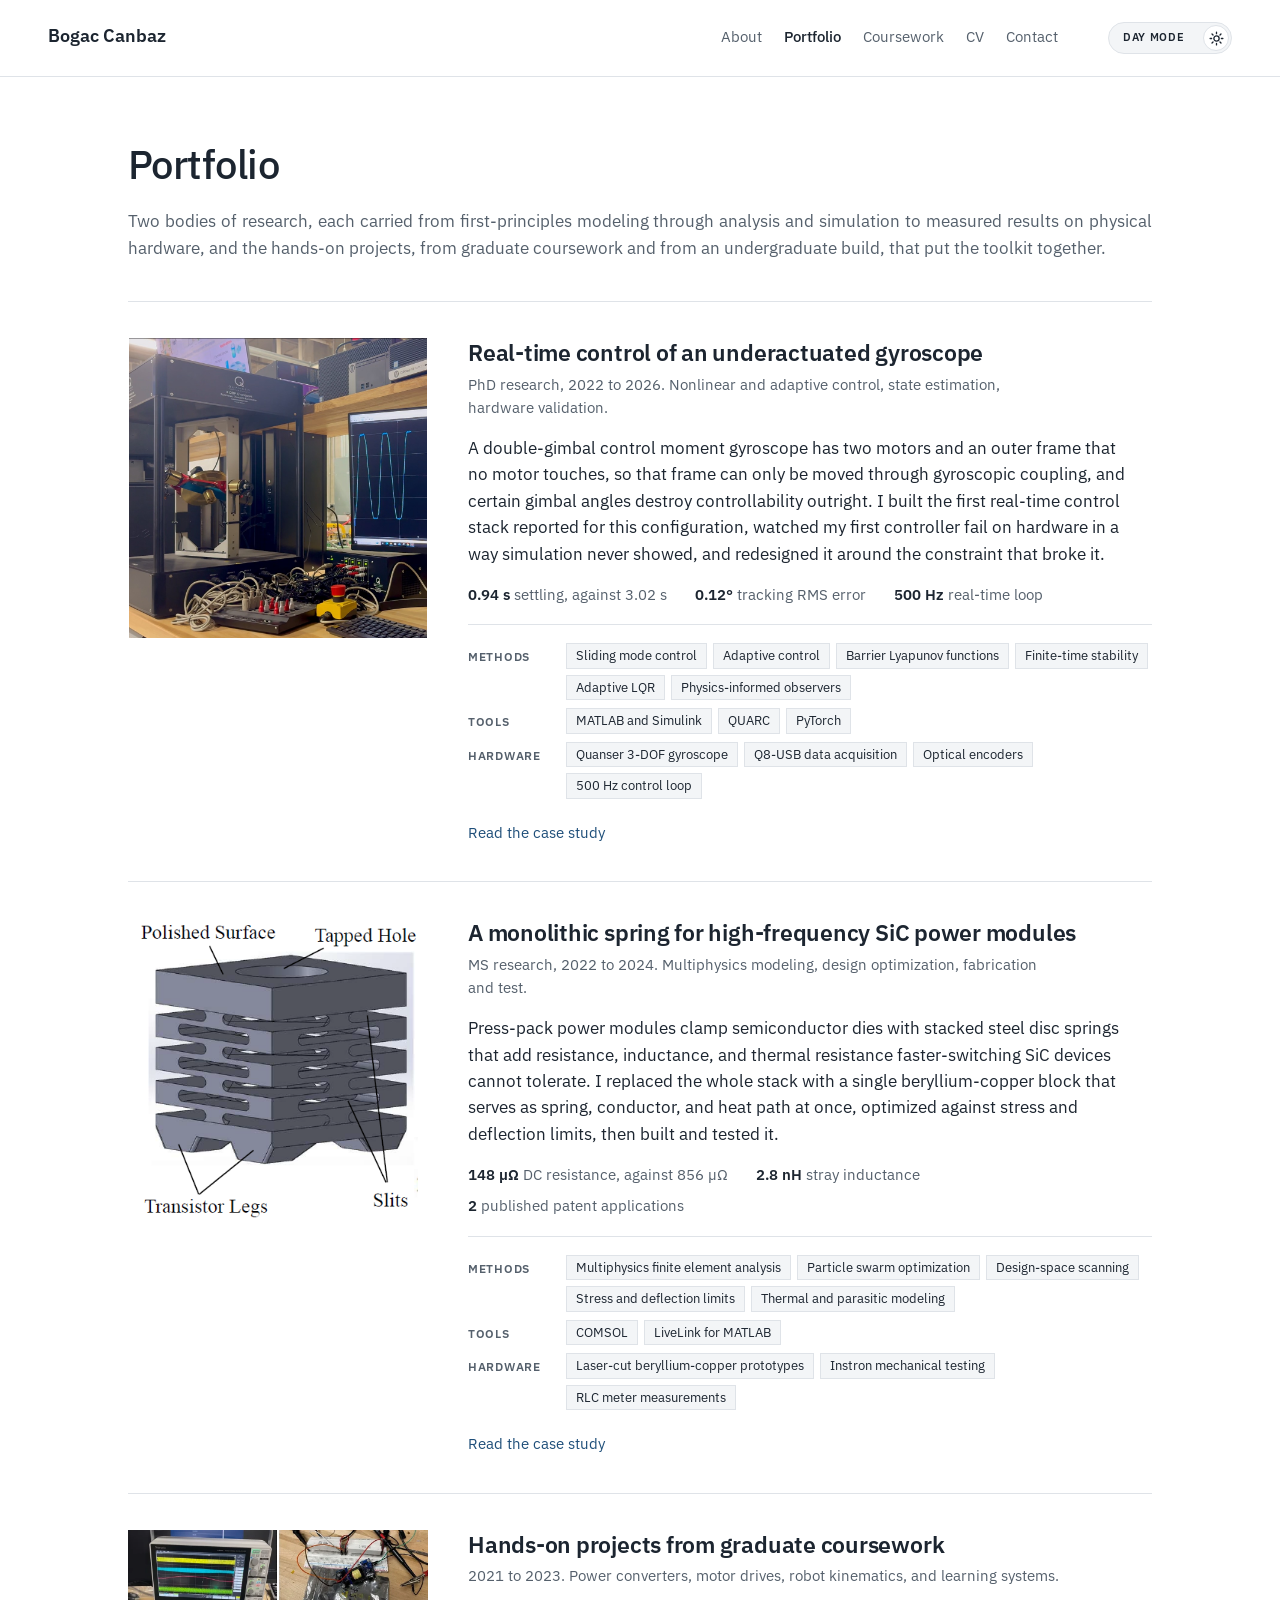
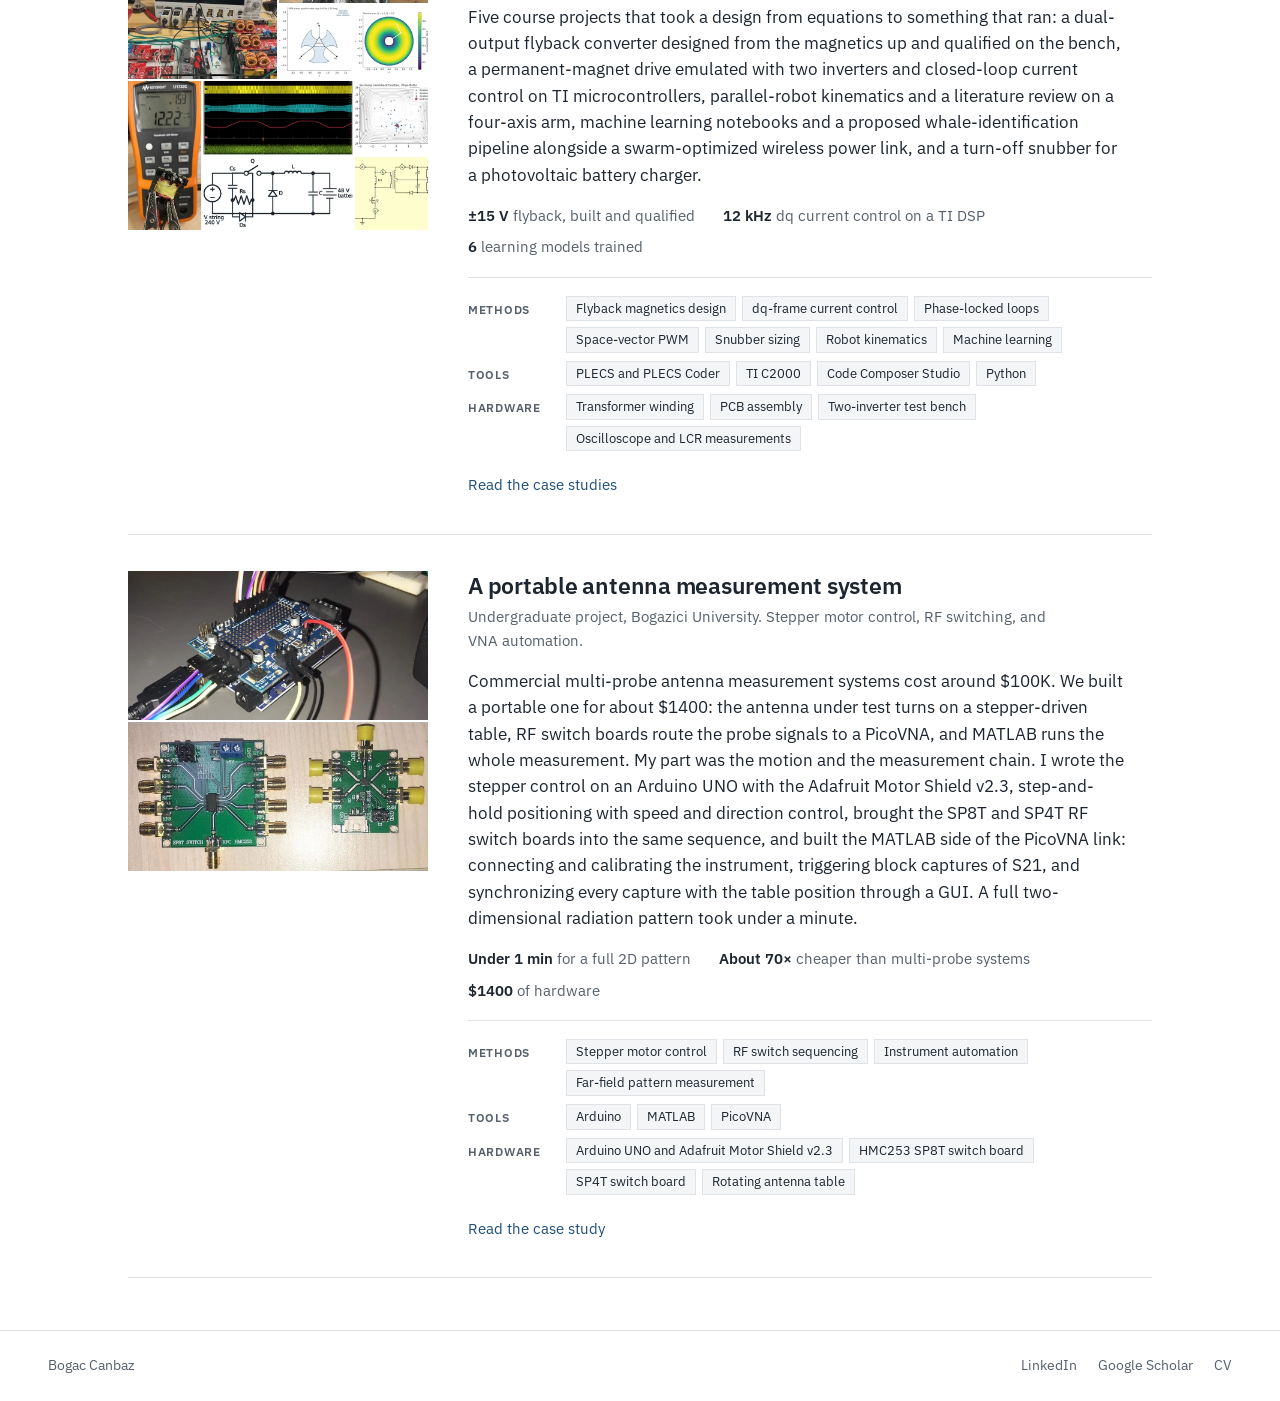
<file: portfolio.html>
<!DOCTYPE html>
<html lang="en">
<head>
  <meta charset="utf-8">
  <meta name="viewport" content="width=device-width, initial-scale=1">
  <title>Portfolio | Bogac Canbaz</title>
  <meta name="description" content="Four bodies of engineering work: real-time nonlinear control of an underactuated gyroscope, design optimization of a monolithic spring for SiC power modules, hands-on projects from graduate coursework in power electronics, drives, robotics, and machine learning, and an undergraduate antenna measurement system.">
  <meta property="og:title" content="Portfolio | Bogac Canbaz">
  <meta property="og:description" content="Four bodies of engineering work: real-time nonlinear control of an underactuated gyroscope, design optimization of a monolithic spring for SiC power modules, hands-on projects from graduate coursework in power electronics, drives, robotics, and machine learning, and an undergraduate antenna measurement system.">
  <meta property="og:image" content="https://bogaccanbaz.com/assets/rig.jpeg">
  <meta property="og:url" content="https://bogaccanbaz.com/portfolio.html">
  <meta property="og:type" content="website">
  <link rel="preconnect" href="https://fonts.googleapis.com">
  <link rel="preconnect" href="https://fonts.gstatic.com" crossorigin>
  <link href="https://fonts.googleapis.com/css2?family=IBM+Plex+Sans:ital,wght@0,400;0,500;0,600;1,400&display=swap" rel="stylesheet">
  <link rel="stylesheet" href="style.css?v=11">
  <script src="theme.js?v=2"></script>
  <!-- Cloudflare Web Analytics --><script type='module' src='https://static.cloudflareinsights.com/beacon.min.js' data-cf-beacon='{"token": "d59737863fb84b89897fe72d9e2c8856"}'></script><!-- End Cloudflare Web Analytics -->
</head>
<body>

<header class="site-header">
  <a class="wordmark" href="index.html">Bogac Canbaz</a>
  <nav aria-label="Site">
    <a href="index.html">About</a>
    <a href="portfolio.html" aria-current="page">Portfolio</a>
    <a href="coursework.html">Coursework</a>
    <a href="assets/CV_BogacCanbaz.pdf" target="_blank" rel="noopener">CV</a>
    <a href="index.html#contact">Contact</a>
  </nav>
</header>

<main id="top">

  <section class="page-head">
    <h1>Portfolio</h1>
    <p class="lede">
      Two bodies of research, each carried from first-principles modeling through analysis and simulation to measured results on physical hardware,
      and the hands-on projects, from graduate coursework and from an undergraduate build, that put the toolkit together.
    </p>
  </section>

  <section class="section section--flush">
    <ul class="project-index">

      <li>
        <a class="project-card" href="gyroscope.html">
          <figure><img src="assets/rig.jpeg" alt=""></figure>
          <div>
            <h2>Real-time control of an underactuated gyroscope</h2>
            <p class="project-meta">PhD research, 2022 to 2026. Nonlinear and adaptive control, state estimation, hardware validation.</p>
            <p>
              A double-gimbal control moment gyroscope has two motors and an outer frame that no motor touches, so that frame can only be moved
              through gyroscopic coupling, and certain gimbal angles destroy controllability outright. I built the first real-time control stack
              reported for this configuration, watched my first controller fail on hardware in a way simulation never showed, and redesigned it
              around the constraint that broke it.
            </p>
            <p class="stat-row">
              <span><strong>0.94 s</strong> settling, against 3.02 s</span>
              <span><strong>0.12°</strong> tracking RMS error</span>
              <span><strong>500 Hz</strong> real-time loop</span>
            </p>
            <dl class="card-skills">
              <div><dt>Methods</dt><dd><span>Sliding mode control</span><span>Adaptive control</span><span>Barrier Lyapunov functions</span><span>Finite-time stability</span><span>Adaptive LQR</span><span>Physics-informed observers</span></dd></div>
              <div><dt>Tools</dt><dd><span>MATLAB and Simulink</span><span>QUARC</span><span>PyTorch</span></dd></div>
              <div><dt>Hardware</dt><dd><span>Quanser 3-DOF gyroscope</span><span>Q8-USB data acquisition</span><span>Optical encoders</span><span>500 Hz control loop</span></dd></div>
            </dl>
            <span class="card-cue">Read the case study</span>
          </div>
        </a>
      </li>

      <li>
        <a class="project-card" href="monolithic-spring.html">
          <figure><img src="assets/fig-spring.png" alt="" onerror="this.parentElement.classList.add('nofig')"></figure>
          <div>
            <h2>A monolithic spring for high-frequency SiC power modules</h2>
            <p class="project-meta">MS research, 2022 to 2024. Multiphysics modeling, design optimization, fabrication and test.</p>
            <p>
              Press-pack power modules clamp semiconductor dies with stacked steel disc springs that add resistance, inductance, and thermal
              resistance faster-switching SiC devices cannot tolerate. I replaced the whole stack with a single beryllium-copper block that
              serves as spring, conductor, and heat path at once, optimized against stress and deflection limits, then built and tested it.
            </p>
            <p class="stat-row">
              <span><strong>148 µΩ</strong> DC resistance, against 856 µΩ</span>
              <span><strong>2.8 nH</strong> stray inductance</span>
              <span><strong>2</strong> published patent applications</span>
            </p>
            <dl class="card-skills">
              <div><dt>Methods</dt><dd><span>Multiphysics finite element analysis</span><span>Particle swarm optimization</span><span>Design-space scanning</span><span>Stress and deflection limits</span><span>Thermal and parasitic modeling</span></dd></div>
              <div><dt>Tools</dt><dd><span>COMSOL</span><span>LiveLink for MATLAB</span></dd></div>
              <div><dt>Hardware</dt><dd><span>Laser-cut beryllium-copper prototypes</span><span>Instron mechanical testing</span><span>RLC meter measurements</span></dd></div>
            </dl>
            <span class="card-cue">Read the case study</span>
          </div>
        </a>
      </li>

      <li>
        <a class="project-card" href="coursework-projects.html">
          <figure><img src="assets/fig-coursework-collage.webp" alt="" onerror="this.parentElement.classList.add('nofig')"></figure>
          <div>
            <h2>Hands-on projects from graduate coursework</h2>
            <p class="project-meta">2021 to 2023. Power converters, motor drives, robot kinematics, and learning systems.</p>
            <p>
              Five course projects that took a design from equations to something that ran: a dual-output flyback converter designed from the
              magnetics up and qualified on the bench, a permanent-magnet drive emulated with two inverters and closed-loop current control on
              TI microcontrollers, parallel-robot kinematics and a literature review on a four-axis arm, machine learning notebooks and a proposed
              whale-identification pipeline alongside a swarm-optimized wireless power link, and a turn-off snubber for a photovoltaic battery charger.
            </p>
            <p class="stat-row">
              <span><strong>±15 V</strong> flyback, built and qualified</span>
              <span><strong>12 kHz</strong> dq current control on a TI DSP</span>
              <span><strong>6</strong> learning models trained</span>
            </p>
            <dl class="card-skills">
              <div><dt>Methods</dt><dd><span>Flyback magnetics design</span><span>dq-frame current control</span><span>Phase-locked loops</span><span>Space-vector PWM</span><span>Snubber sizing</span><span>Robot kinematics</span><span>Machine learning</span></dd></div>
              <div><dt>Tools</dt><dd><span>PLECS and PLECS Coder</span><span>TI C2000</span><span>Code Composer Studio</span><span>Python</span></dd></div>
              <div><dt>Hardware</dt><dd><span>Transformer winding</span><span>PCB assembly</span><span>Two-inverter test bench</span><span>Oscilloscope and LCR measurements</span></dd></div>
            </dl>
            <span class="card-cue">Read the case studies</span>
          </div>
        </a>
      </li>

      <li>
        <a class="project-card" href="antenna.html">
          <figure><img src="assets/fig-antenna-collage.webp" alt="" onerror="this.parentElement.classList.add('nofig')"></figure>
          <div>
            <h2>A portable antenna measurement system</h2>
            <p class="project-meta">Undergraduate project, Bogazici University. Stepper motor control, RF switching, and VNA automation.</p>
            <p>
              Commercial multi-probe antenna measurement systems cost around $100K. We built a portable one for about $1400: the antenna under test turns on a
              stepper-driven table, RF switch boards route the probe signals to a PicoVNA, and MATLAB runs the whole measurement. My part was the motion and the
              measurement chain. I wrote the stepper control on an Arduino UNO with the Adafruit Motor Shield v2.3, step-and-hold positioning with speed and direction control,
              brought the SP8T and SP4T RF switch boards into the same sequence, and built the MATLAB side of the PicoVNA link: connecting and calibrating the
              instrument, triggering block captures of S21, and synchronizing every capture with the table position through a GUI. A full two-dimensional
              radiation pattern took under a minute.
            </p>
            <p class="stat-row">
              <span><strong>Under 1 min</strong> for a full 2D pattern</span>
              <span><strong>About 70×</strong> cheaper than multi-probe systems</span>
              <span><strong>$1400</strong> of hardware</span>
            </p>
            <dl class="card-skills">
              <div><dt>Methods</dt><dd><span>Stepper motor control</span><span>RF switch sequencing</span><span>Instrument automation</span><span>Far-field pattern measurement</span></dd></div>
              <div><dt>Tools</dt><dd><span>Arduino</span><span>MATLAB</span><span>PicoVNA</span></dd></div>
              <div><dt>Hardware</dt><dd><span>Arduino UNO and Adafruit Motor Shield v2.3</span><span>HMC253 SP8T switch board</span><span>SP4T switch board</span><span>Rotating antenna table</span></dd></div>
            </dl>
            <span class="card-cue">Read the case study</span>
          </div>
        </a>
      </li>

    </ul>
  </section>

</main>

<footer class="site-footer">
  <span>Bogac Canbaz</span>
  <span><a href="https://www.linkedin.com/in/bogac-canbaz/">LinkedIn</a> <a href="https://scholar.google.com/citations?hl=en&amp;user=BVSwISgAAAAJ">Google Scholar</a> <a href="assets/CV_BogacCanbaz.pdf" target="_blank" rel="noopener">CV</a></span>
</footer>

</body>
</html>
</file>
<file: style.css>
/* Bogac Canbaz portfolio
   One typeface, one accent, no decoration that does not carry information. */

:root {
  --ink: #1c2530;
  --ink-soft: #55606c;
  --rule: #dfe3e8;
  --paper: #ffffff;
  --paper-soft: #f3f5f7;
  --accent: #1f4f7a;
  --accent-ink: #163a5a;
  --measure: 66ch;
  --gutter: clamp(20px, 4vw, 48px);
}

*, *::before, *::after { box-sizing: border-box; }

html { scroll-behavior: smooth; }
@media (prefers-reduced-motion: reduce) { html { scroll-behavior: auto; } }

body {
  margin: 0;
  font-family: "IBM Plex Sans", system-ui, -apple-system, "Segoe UI", sans-serif;
  font-size: 17px;
  line-height: 1.55;
  color: var(--ink);
  background: var(--paper);
  -webkit-font-smoothing: antialiased;
}

a {
  color: var(--accent);
  text-decoration: none;
  border-bottom: 1px solid color-mix(in srgb, var(--accent) 35%, transparent);
}
a:hover { color: var(--accent-ink); border-bottom-color: currentColor; }
a:focus-visible { outline: 2px solid var(--accent); outline-offset: 3px; border-bottom-color: transparent; }

/* Header */

.site-header {
  display: flex;
  justify-content: space-between;
  align-items: baseline;
  gap: 24px;
  padding: 22px var(--gutter);
  border-bottom: 1px solid var(--rule);
  position: sticky;
  top: 0;
  background: color-mix(in srgb, var(--paper) 92%, transparent);
  backdrop-filter: blur(8px);
  z-index: 10;
}
.wordmark {
  font-weight: 600;
  font-size: 18px;
  color: var(--ink);
  border: 0;
}
.site-header nav { display: flex; gap: 22px; flex-wrap: wrap; }
.site-header nav a {
  color: var(--ink-soft);
  border: 0;
  font-size: 15px;
}
.site-header nav a:hover { color: var(--ink); }

/* Layout */

main { padding: 0 var(--gutter); max-width: 1180px; margin: 0 auto; }

.section {
  padding: 56px 0 8px;
  border-top: 1px solid var(--rule);
}
.section > h2 {
  font-size: 15px;
  font-weight: 500;
  color: var(--ink-soft);
  margin: 0 0 32px;
}

/* Intro */

.intro {
  display: grid;
  grid-template-columns: minmax(0, 1fr) 240px;
  gap: 48px;
  align-items: start;
  padding: 64px 0 40px;
}
.intro h1 {
  font-size: clamp(26px, 3.2vw, 36px);
  line-height: 1.22;
  font-weight: 500;
  letter-spacing: -0.012em;
  margin: 0 0 24px;
  max-width: 24ch;
}
.intro p { max-width: var(--measure); margin: 0 0 18px; }
.intro .links { display: flex; flex-wrap: wrap; gap: 8px 24px; margin-top: 26px; }

.portrait { margin: 0; padding-top: 10px; }
.portrait img {
  display: block;
  width: 100%;
  aspect-ratio: 1 / 1;
  object-fit: cover;
  background: var(--paper-soft);
}
.portrait.missing img { display: none; }
.portrait.missing::after {
  content: "headshot.jpg";
  display: grid;
  place-items: center;
  aspect-ratio: 1 / 1;
  background: var(--paper-soft);
  color: var(--ink-soft);
  font-size: 14px;
}

/* Hero video */

.hero { margin: 8px 0 24px; }
.hero video { object-fit: cover; }
.hero video, .hero .video-wrap {
  display: block;
  width: 100%;
  aspect-ratio: 16 / 9;
  background: var(--paper-soft);
}
.hero .video-wrap iframe { width: 100%; height: 100%; border: 0; }
.hero figcaption {
  font-size: 15px;
  color: var(--ink-soft);
  max-width: var(--measure);
  margin: 14px 0 0;
}

/* Projects */

.project {
  display: grid;
  grid-template-columns: minmax(0, 1fr) 340px;
  gap: 56px;
  padding: 0 0 56px;
  margin-bottom: 48px;
  border-bottom: 1px solid var(--rule);
}
.project:last-of-type { border-bottom: 0; margin-bottom: 0; }

.project h3 {
  font-size: 24px;
  font-weight: 600;
  line-height: 1.25;
  letter-spacing: -0.01em;
  margin: 0 0 6px;
  max-width: 28ch;
}
.project-meta { color: var(--ink-soft); font-size: 15px; margin: 0 0 28px; }
.project h4 {
  font-size: 17px;
  font-weight: 600;
  margin: 30px 0 8px;
}
.project p { max-width: var(--measure); margin: 0 0 14px; }
.project .note { font-size: 15px; color: var(--ink-soft); }

.math { padding-left: 20px; margin: 0; max-width: var(--measure); }
.math li { margin-bottom: 6px; }

.project-figures figure { margin: 0 0 32px; }
.project-figures img {
  display: block;
  width: 100%;
  background: var(--paper-soft);
}
.project-figures figcaption {
  font-size: 14px;
  line-height: 1.45;
  color: var(--ink-soft);
  margin-top: 10px;
}

/* Metrics table */

.metrics {
  width: 100%;
  border-collapse: collapse;
  font-size: 15.5px;
  font-variant-numeric: tabular-nums;
  margin: 10px 0 12px;
}
.metrics caption {
  caption-side: top;
  text-align: left;
  font-size: 14px;
  color: var(--ink-soft);
  padding: 0 0 10px;
}
.metrics th, .metrics td {
  text-align: left;
  vertical-align: top;
  padding: 10px 12px 10px 0;
  border-bottom: 1px solid var(--rule);
}
.metrics thead th { font-weight: 500; color: var(--ink-soft); border-bottom: 1px solid var(--ink); }
.metrics tbody th { font-weight: 400; width: 52%; }
.metrics td:nth-child(2) { font-weight: 600; white-space: nowrap; }
.metrics td:nth-child(3) { color: var(--ink-soft); }

/* Publications and patents */

.pubs { padding-left: 24px; margin: 0; max-width: 80ch; }
.pubs li { margin-bottom: 14px; }
.pubs li::marker { color: var(--ink-soft); }

/* Contact */

.contact { padding-bottom: 64px; }
.contact p { max-width: var(--measure); margin: 0; }

/* Footer */

.site-footer {
  display: flex;
  justify-content: space-between;
  gap: 24px;
  padding: 24px var(--gutter);
  border-top: 1px solid var(--rule);
  font-size: 14px;
  color: var(--ink-soft);
}
.site-footer a { color: var(--ink-soft); border: 0; margin-left: 18px; }
.site-footer a:hover { color: var(--ink); }

/* Responsive */

@media (max-width: 860px) {
  .intro { grid-template-columns: 1fr; gap: 28px; padding-top: 40px; }
  .portrait { max-width: 220px; order: -1; }
  .project { grid-template-columns: 1fr; gap: 28px; }
  .project-figures { display: grid; grid-template-columns: repeat(auto-fit, minmax(240px, 1fr)); gap: 24px; }
  .metrics tbody th { width: auto; }
}

@media (max-width: 520px) {
  body { font-size: 16px; }
  .site-header { flex-direction: column; align-items: flex-start; gap: 10px; }
  .site-header nav { gap: 16px; }
  .metrics { font-size: 14px; }
  .site-footer { flex-direction: column; }
  .site-footer a { margin: 0 18px 0 0; }
}

/* ---- Multi-page additions ---- */

.site-header nav a[aria-current="page"] { color: var(--ink); font-weight: 500; }

.page-head { padding: 64px 0 40px; }
.page-head h1 {
  font-size: clamp(28px, 3.4vw, 40px);
  font-weight: 500;
  letter-spacing: -0.014em;
  line-height: 1.18;
  margin: 0 0 20px;
}
.lede { max-width: var(--measure); margin: 0; color: var(--ink-soft); }
.section .lede { font-size: 17px; }

.section--flush { border-top: 0; padding-top: 0; }

/* Capabilities list */

.capabilities { margin: 0; }
.capabilities > div {
  display: grid;
  grid-template-columns: minmax(0, 290px) minmax(0, 1fr);
  gap: 12px 48px;
  padding: 22px 0;
  border-top: 1px solid var(--rule);
}
.capabilities > div:last-child { border-bottom: 1px solid var(--rule); }
.capabilities dt { font-weight: 600; line-height: 1.35; }
.capabilities dd { margin: 0; max-width: var(--measure); color: var(--ink-soft); }

/* Domains */

.domains { padding: 0; margin: 28px 0 0; list-style: none; max-width: 78ch; }
.domains li {
  padding: 14px 0 14px 20px;
  border-left: 2px solid var(--rule);
  margin-bottom: 4px;
  color: var(--ink-soft);
}
.domains li strong { color: var(--ink); font-weight: 600; }

/* Cross-page pointer */

.next { padding: 40px 0 64px; }
.next p { margin: 0; color: var(--ink-soft); }

@media (max-width: 860px) {
  .capabilities > div { grid-template-columns: 1fr; gap: 8px; }
}

/* ---- Portfolio structure ---- */

.eyebrow-role { font-size: 16px; color: var(--ink-soft); margin: 0 0 6px; }
.intro h1 {
  font-size: clamp(34px, 4.4vw, 50px);
  letter-spacing: -0.02em;
  margin: 0 0 20px;
  max-width: none;
}
.standfirst { font-size: 19px; line-height: 1.5; max-width: 52ch; }

.prose p { max-width: var(--measure); margin: 0 0 16px; }
.prose p:last-child { margin-bottom: 0; }

.next-inline { margin-top: 30px; color: var(--ink-soft); }

/* Breadcrumb */

.crumb { padding: 26px 0 0; font-size: 14px; color: var(--ink-soft); }
.crumb a { color: var(--ink-soft); border-bottom-color: transparent; }
.crumb a:hover { color: var(--ink); }
.crumb span::before { content: "/"; margin: 0 8px; color: var(--rule); }

/* Project index cards */

.project-index { list-style: none; padding: 0; margin: 0; }
.project-index > li { border-top: 1px solid var(--rule); }
.project-index > li:last-child { border-bottom: 1px solid var(--rule); }

.project-card {
  display: grid;
  grid-template-columns: 300px minmax(0, 1fr);
  gap: 40px;
  padding: 36px 0;
  border: 0;
  color: inherit;
}
.project-card:hover { color: inherit; }
.project-card figure { margin: 0; }
.project-card figure img {
  display: block;
  width: 100%;
  aspect-ratio: 4 / 3;
  object-fit: cover;
  background: var(--paper-soft);
}
.project-card figure.nofig img { display: none; }
.project-card figure.nofig::after {
  content: "";
  display: block;
  aspect-ratio: 4 / 3;
  background: var(--paper-soft);
}
.project-card h2 {
  font-size: 23px;
  font-weight: 600;
  line-height: 1.25;
  letter-spacing: -0.01em;
  margin: 0 0 6px;
}
.project-card p { max-width: var(--measure); margin: 0 0 12px; }
.project-card .project-meta { margin-bottom: 16px; }

.stat-row {
  display: flex;
  flex-wrap: wrap;
  gap: 8px 28px;
  font-size: 15px;
  color: var(--ink-soft);
  font-variant-numeric: tabular-nums;
  padding-top: 4px;
}
.stat-row strong { color: var(--ink); font-weight: 600; }

.card-cue { font-size: 15px; color: var(--accent); }
.project-card:hover .card-cue { color: var(--accent-ink); text-decoration: underline; }
.project-card:focus-visible { outline: 2px solid var(--accent); outline-offset: 6px; }

/* Project page headings */

.proj-h { font-size: 24px; font-weight: 600; line-height: 1.25; margin: 0 0 6px; max-width: 30ch; }
.page-head h1 { max-width: 22ch; }

@media (max-width: 860px) {
  .project-card { grid-template-columns: 1fr; gap: 20px; }
}

/* ================================================================
   v2 layout: single left rail, justified body text
   ================================================================ */

main { max-width: 1120px; }

/* Every section becomes: heading in a fixed left rail, content beside it.
   This gives the whole site one continuous left text edge, and lets the
   body text run out to the right boundary of the page. */

.section {
  display: grid;
  grid-template-columns: 232px minmax(0, 1fr);
  column-gap: 56px;
  padding: 52px 0;
  align-items: start;
}
.section > * { grid-column: 2; }
.section > h2 {
  grid-column: 1;
  grid-row: 1 / span 99;
  margin: 0;
  font-size: 15px;
  font-weight: 500;
  color: var(--ink-soft);
  letter-spacing: 0.01em;
  position: sticky;
  top: 96px;
}
.section--flush { display: block; padding-top: 0; border-top: 0; }

/* Justified body text, hyphenated so the spacing stays even */

.prose p,
.capabilities dd,
.domains li,
.lede,
.standfirst,
.contact p,
.pubs li,
.project p,
.hero figcaption,
.project-figures figcaption {
  text-align: justify;
  -webkit-hyphens: auto;
  hyphens: auto;
}
.links, .stat-row, .next-inline, .crumb, .project-meta { text-align: left; hyphens: manual; }

/* Let the text fill the column instead of stopping short */

.prose p, .capabilities dd, .lede, .contact p, .domains, .pubs { max-width: none; }
.project p, .math, .metrics { max-width: none; }

/* Intro: portrait sits in the rail, so the name and the section
   headings below share one vertical line */

.intro {
  display: grid;
  grid-template-columns: 232px minmax(0, 1fr);
  column-gap: 56px;
  align-items: start;
  padding: 68px 0 52px;
}
.intro .portrait { grid-column: 1; margin: 0; padding: 0; max-width: none; order: 0; }
.intro .portrait img { width: 232px; height: 232px; object-fit: cover; }
.intro-text { grid-column: 2; }
.intro h1 {
  font-size: clamp(36px, 4.6vw, 54px);
  line-height: 1.05;
  letter-spacing: -0.025em;
  margin: 2px 0 18px;
}
.eyebrow-role { font-size: 15px; letter-spacing: 0.02em; margin: 0 0 10px; }
.standfirst { font-size: 20px; line-height: 1.5; max-width: none; margin: 0; }
.intro .links { margin-top: 28px; gap: 10px 26px; }

/* Capabilities read better stacked now that the rail carries the structure */

.capabilities > div { grid-template-columns: 1fr; gap: 6px; padding: 20px 0; }
.capabilities > div:first-child { padding-top: 0; border-top: 0; }
.capabilities dt { font-size: 17px; }

.domains { margin-top: 24px; }
.domains li { padding-right: 0; }

.pubs { padding-left: 22px; }

@media (max-width: 900px) {
  .section, .intro { grid-template-columns: 1fr; column-gap: 0; }
  .section > * , .intro-text, .intro .portrait { grid-column: 1; }
  .section > h2 { grid-row: auto; position: static; margin-bottom: 24px; }
  .intro .portrait { margin-bottom: 24px; }
  .intro .portrait img { width: 168px; height: 168px; }
}

@media (max-width: 560px) {
  .prose p, .capabilities dd, .domains li, .lede, .standfirst, .contact p, .pubs li {
    text-align: left;
  }
}

/* ================================================================
   Readable headings: section titles and case-study subheadings
   ================================================================ */

.section > h2 {
  font-size: 26px;
  font-weight: 600;
  line-height: 1.2;
  letter-spacing: -0.01em;
  color: var(--ink);
}
.project h4 {
  font-size: 20px;
  margin: 36px 0 10px;
}
.capabilities dt { font-size: 18px; }

@media (max-width: 900px) {
  .section > h2 { font-size: 24px; }
}

/* Portfolio thumbnails: show the whole image instead of cropping it */

.project-card figure img,
.project-card figure.nofig::after {
  aspect-ratio: 1 / 1;
}
.project-card figure img {
  object-fit: contain;
  background: var(--paper);
}
@media (max-width: 860px) {
  .project-card figure { max-width: 360px; }
}

/* Background: education, experience, awards
   One section, three groups separated by the same rule as the rest of the site */

.section--background > h3 {
  font-size: 20px;
  font-weight: 600;
  line-height: 1.3;
  margin: 0 0 14px;
}
.section--background > h3 ~ h3 {
  margin-top: 36px;
  padding-top: 32px;
  border-top: 1px solid var(--rule);
}

.cv-list { list-style: none; padding: 0; margin: 0; }
.cv-list li { padding: 5px 0; color: var(--ink-soft); }
.cv-list strong { color: var(--ink); font-weight: 600; }

/* Experience reuses .capabilities; the group rule above replaces its closing border */
.section--background .capabilities > div:last-child { border-bottom: 0; padding-bottom: 0; }

/* Keep the institution and date line ragged; .capabilities dd would otherwise justify it */
.section--background .capabilities dd.project-meta {
  text-align: left;
  -webkit-hyphens: manual;
  hyphens: manual;
}

/* ================================================================
   Coursework section on the About page
   ================================================================ */

.section--coursework > .lede { margin-bottom: 8px; }
.section--coursework > h3 {
  font-size: 20px;
  font-weight: 600;
  line-height: 1.3;
  margin: 32px 0 6px;
}
.section--coursework > h3:first-of-type { margin-top: 24px; }

.courses { margin: 0; }
.courses > div {
  display: grid;
  grid-template-columns: minmax(0, 250px) minmax(0, 1fr);
  gap: 4px 40px;
  padding: 16px 0;
  border-top: 1px solid var(--rule);
}
.courses > div:last-child { border-bottom: 1px solid var(--rule); }
.courses dt { font-weight: 600; line-height: 1.4; }
.courses dd {
  margin: 0;
  color: var(--ink-soft);
  font-size: 16px;
  line-height: 1.5;
  text-align: left;
  -webkit-hyphens: auto;
  hyphens: auto;
}

@media (max-width: 900px) {
  .courses > div { grid-template-columns: 1fr; gap: 6px; }
}

/* Course-project case study: two-column specification tables reuse .metrics */

.metrics.spec tbody th { width: 58%; }
.metrics.spec td { color: var(--ink); white-space: normal; }
.project-text { min-width: 0; }
@media (max-width: 860px) {
  .metrics.spec tbody th { width: 50%; }
}

/* Meta and eyebrow lines under article headings stay ragged, never justified */

.project .project-meta, .project .proj-eyebrow { text-align: left; -webkit-hyphens: manual; hyphens: manual; }

/* Coursework case study: several short articles share one page, so the
   headings carry a small eyebrow with the course they came from */

.proj-eyebrow {
  font-size: 14px;
  letter-spacing: 0.02em;
  color: var(--ink-soft);
  margin: 0 0 8px;
}
.project[id] { scroll-margin-top: 96px; }

/* ================================================================
   Coursework page and numbered course projects
   ================================================================ */

/* Course code sits above the course name */
.course-code {
  display: block;
  font-size: 13px;
  font-weight: 500;
  letter-spacing: 0.04em;
  color: var(--ink-soft);
  font-variant-numeric: tabular-nums;
  margin-bottom: 2px;
}

/* Note under the Education list on the About page */
.cv-note { margin: 12px 0 0; color: var(--ink-soft); font-size: 15px; }

/* Contents list at the top of the projects page */
.contents {
  margin: 28px 0 0;
  padding: 0;
  list-style: none;
  counter-reset: proj;
  max-width: 78ch;
  border-top: 1px solid var(--rule);
}
.contents li {
  counter-increment: proj;
  display: grid;
  grid-template-columns: 2.2em minmax(0, 1fr) auto;
  gap: 0 16px;
  align-items: baseline;
  padding: 10px 0;
  border-bottom: 1px solid var(--rule);
}
.contents li::before {
  content: counter(proj);
  font-weight: 600;
  color: var(--accent);
  font-variant-numeric: tabular-nums;
}
.contents li a { border-bottom-color: transparent; }
.contents li a:hover { border-bottom-color: currentColor; }
.contents li span { font-size: 14px; color: var(--ink-soft); white-space: nowrap; }

/* Each numbered project opens with a large index and a heavier rule */
.project--numbered {
  border-top: 2px solid var(--ink);
  border-bottom: 0;
  padding-top: 36px;
  margin-bottom: 40px;
}
.project--numbered:last-of-type { margin-bottom: 0; }
.proj-index {
  font-size: 44px;
  font-weight: 300;
  line-height: 1;
  color: var(--accent);
  margin: 0 0 14px;
  font-variant-numeric: tabular-nums;
}
.project--numbered .proj-eyebrow { margin-bottom: 10px; }
.project--numbered .proj-eyebrow strong { color: var(--ink); font-weight: 600; }

@media (max-width: 560px) {
  .contents li { grid-template-columns: 2.2em minmax(0, 1fr); }
  .contents li span { grid-column: 2; white-space: normal; }
}

/* ================================================================
   Octagonal portrait
   ================================================================ */

/* ================================================================
   Skills under each portfolio card: three short rows, a small
   uppercase label on the left (Methods, Tools, Hardware) and the
   skills as square-cornered tags on the right
   ================================================================ */

.card-skills {
  margin: 18px 0 16px;
  padding-top: 14px;
  border-top: 1px solid var(--rule);
}
.card-skills > div {
  display: grid;
  grid-template-columns: 84px minmax(0, 1fr);
  column-gap: 14px;
  align-items: start;
  padding: 4px 0;
}
.card-skills dt {
  font-size: 12px;
  font-weight: 600;
  letter-spacing: 0.06em;
  text-transform: uppercase;
  color: var(--ink-soft);
  padding-top: 5px;
}
.card-skills dd {
  margin: 0;
  display: flex;
  flex-wrap: wrap;
  gap: 6px;
  text-align: left;
  hyphens: manual;
}
.card-skills dd span {
  font-size: 13px;
  line-height: 1.35;
  padding: 3px 9px;
  border: 1px solid var(--rule);
  background: var(--paper-soft);
  color: var(--ink);
}
.project-card:hover .card-skills dd span { border-color: var(--ink-soft); }

@media (max-width: 560px) {
  .card-skills > div { grid-template-columns: 1fr; row-gap: 4px; }
  .card-skills dt { padding-top: 0; }
}

/* On-page navigation under the intro on the About page: a labeled row of
   jump links, drawn like the skill tags, so a first-time visitor can see
   what the page holds without scrolling */

.page-nav {
  display: flex;
  flex-wrap: wrap;
  align-items: center;
  gap: 8px;
  margin-top: 26px;
  padding-top: 18px;
  border-top: 1px solid var(--rule);
}
.page-nav-label {
  font-size: 12px;
  font-weight: 600;
  letter-spacing: 0.06em;
  text-transform: uppercase;
  color: var(--ink-soft);
  margin-right: 4px;
}
.page-nav-label + .page-nav-label,
.page-nav a + .page-nav-label { margin-left: 10px; }
.page-nav a {
  font-size: 14px;
  line-height: 1.35;
  padding: 5px 11px;
  border: 1px solid var(--rule);
  background: var(--paper-soft);
  color: var(--ink);
}
.page-nav a:hover { border-color: var(--ink-soft); color: var(--ink); }

/* Anchored sections stop clear of the sticky header */
.section[id] { scroll-margin-top: 90px; }

/* Oval portrait, three wide by four tall. For a circle, set aspect-ratio to 1 / 1. */
.intro .portrait img {
  height: auto;
  aspect-ratio: 3 / 4;
  border-radius: 50%;
}

/* ================================================================
   Dark theme
   theme.js sets data-theme on <html>; every color on the site comes
   from these variables, so swapping them is the whole theme
   ================================================================ */

:root { color-scheme: light; }

:root[data-theme="dark"] {
  color-scheme: dark;
  --ink: #e4e8ed;
  --ink-soft: #a0aab5;
  --rule: #2b333d;
  --paper: #11161c;
  --paper-soft: #1a2129;
  --accent: #86b6e3;
  --accent-ink: #b3d1ee;
}

/* Theme switch, placed at the right end of the header */

.site-header { justify-content: flex-start; }
.site-header nav { margin-left: auto; }

/* Pill switch: in day mode the knob sits on the right with a sun and the
   label on the left; in night mode the pill darkens, the knob moves left
   with a moon, and the label moves right */

.theme-toggle {
  --toggle-w: 124px;
  --toggle-h: 32px;
  --knob: 26px;
  --inset: 2px;
  flex: none;
  align-self: center;
  position: relative;
  width: var(--toggle-w);
  height: var(--toggle-h);
  margin-left: 26px;
  padding: 0;
  border: 1px solid var(--rule);
  border-radius: 999px;
  background: var(--paper-soft);
  color: var(--ink);
  font: inherit;
  cursor: pointer;
  transition: background-color 0.25s ease, border-color 0.25s ease;
}
.theme-toggle:hover { border-color: var(--ink-soft); }
.theme-toggle:focus-visible { outline: 2px solid var(--accent); outline-offset: 3px; }
.theme-toggle[aria-checked="true"] { border-color: var(--ink-soft); }

.theme-toggle-label {
  position: absolute;
  top: 0;
  bottom: 0;
  display: flex;
  align-items: center;
  font-size: 11px;
  font-weight: 600;
  letter-spacing: 0.06em;
  text-transform: uppercase;
  white-space: nowrap;
  transition: opacity 0.2s ease;
}
.label-day { left: 14px; }
.label-night { right: 12px; opacity: 0; }
.theme-toggle[aria-checked="true"] .label-day { opacity: 0; }
.theme-toggle[aria-checked="true"] .label-night { opacity: 1; }

.theme-toggle-knob {
  position: absolute;
  top: calc((var(--toggle-h) - 2px - var(--knob)) / 2);
  left: var(--inset);
  width: var(--knob);
  height: var(--knob);
  display: grid;
  place-items: center;
  border-radius: 50%;
  border: 1px solid var(--rule);
  background: var(--paper);
  color: var(--ink);
  transform: translateX(calc(var(--toggle-w) - 2px - var(--knob) - 2 * var(--inset)));
  transition: transform 0.25s ease, background-color 0.25s ease;
}
/* Night: the page variables are already swapped, so the pill stays on
   --paper-soft (now dark) and the knob takes --ink (now light) */
.theme-toggle[aria-checked="true"] .theme-toggle-knob {
  transform: none;
  border-color: var(--ink);
  background: var(--ink);
  color: var(--paper);
}
@media (prefers-reduced-motion: reduce) {
  .theme-toggle, .theme-toggle-knob, .theme-toggle-label { transition: none; }
}

.theme-toggle svg {
  width: 15px;
  height: 15px;
  fill: none;
  stroke: currentColor;
  stroke-width: 1.4;
  stroke-linecap: round;
}
.theme-toggle .icon-moon { display: none; }
.theme-toggle[aria-checked="true"] .icon-sun { display: none; }
.theme-toggle[aria-checked="true"] .icon-moon { display: block; }

@media (max-width: 520px) {
  .site-header nav { margin-left: 0; }
  .theme-toggle { position: absolute; top: 20px; right: var(--gutter); margin: 0; }
}
</file>
